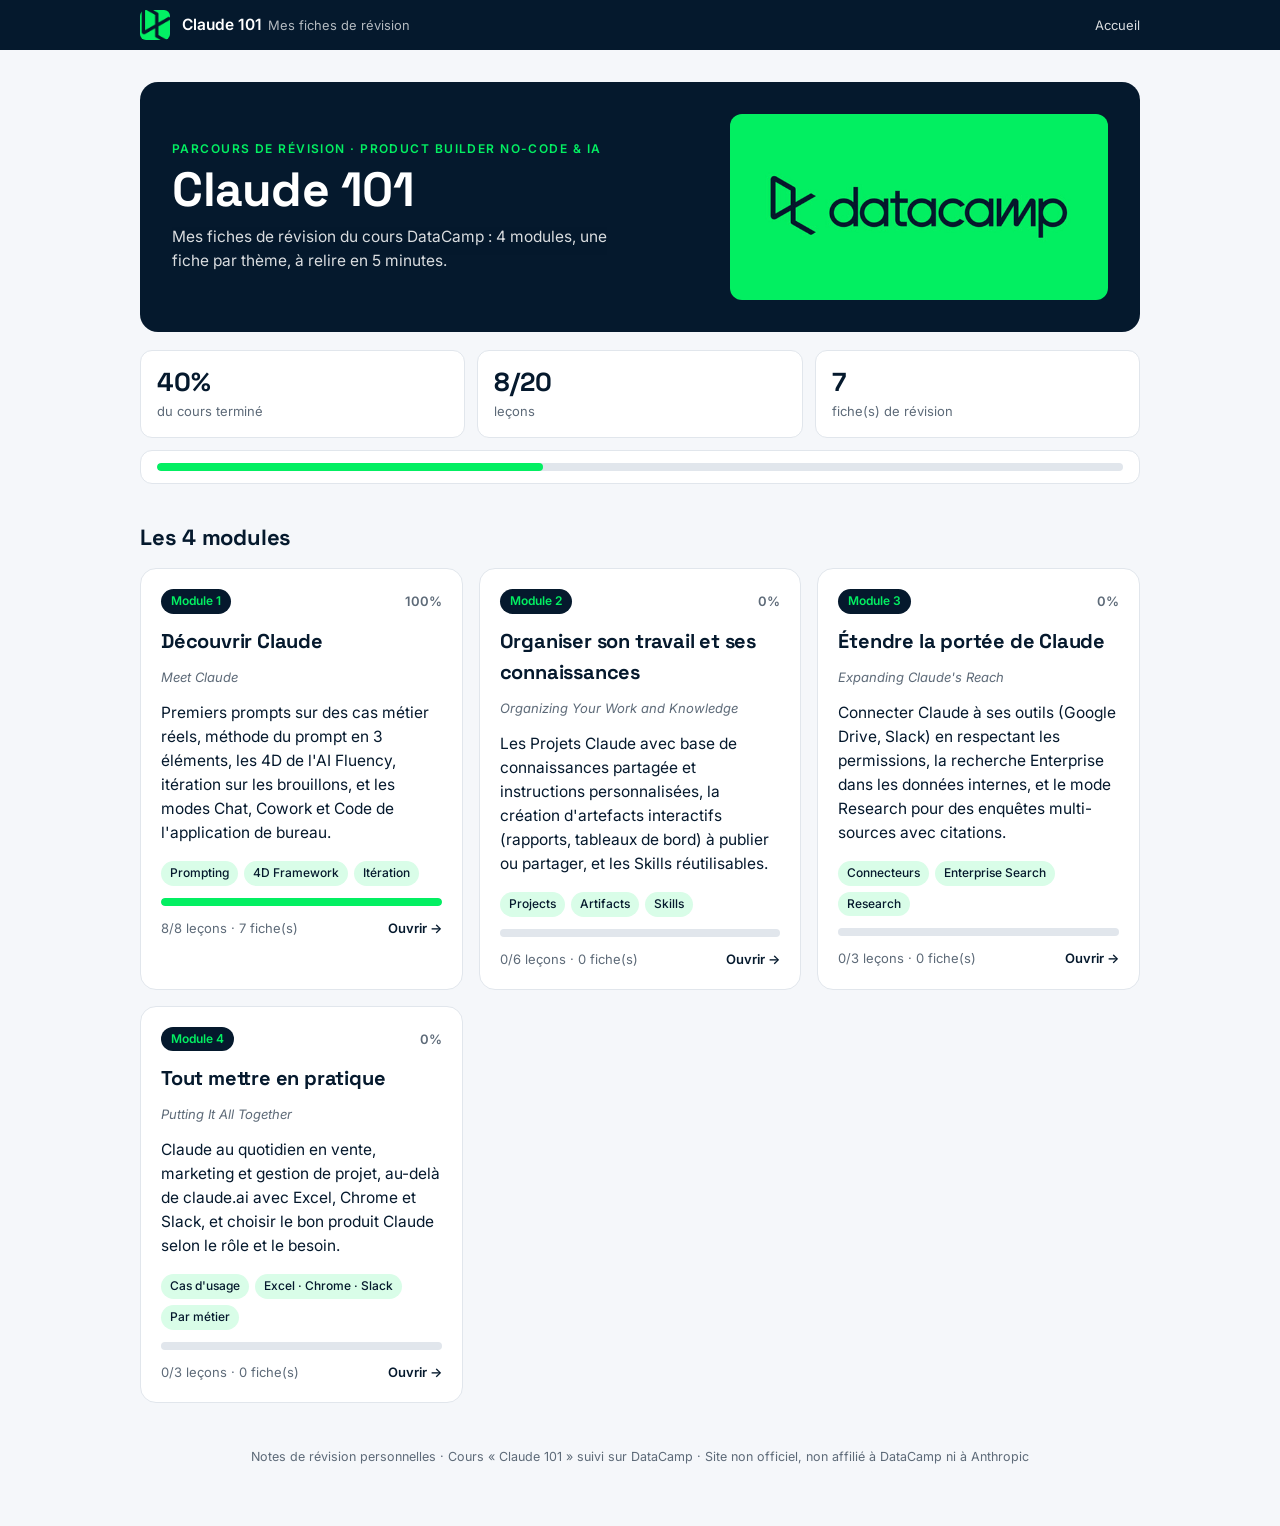
<file: index.html>
<!DOCTYPE html>
<html lang="fr">
<head>
<meta charset="utf-8">
<meta name="viewport" content="width=device-width, initial-scale=1">
<title>Claude 101 — Mes fiches de révision</title>
<link rel="icon" href="assets/img/datacamp-icon.png">
<link rel="preconnect" href="https://fonts.googleapis.com">
<link href="https://fonts.googleapis.com/css2?family=Inter:wght@400;500;600&family=Space+Grotesk:wght@600;700&display=swap" rel="stylesheet">
<link rel="stylesheet" href="assets/css/style.css">
</head>
<body data-page="home">
<div class="topbar"><div class="in">
  <img src="assets/img/datacamp-icon.png" alt="">
  <a class="brand" href="index.html">Claude 101<small>Mes fiches de révision</small></a>
  <span class="crumbs">Accueil</span>
</div></div>
<div class="wrap">
  <section class="hero">
    <div>
      <div class="kicker">Parcours de révision · Product Builder No-Code &amp; IA</div>
      <h1>Claude 101</h1>
      <p>Mes fiches de révision du cours DataCamp : 4 modules, une fiche par thème, à relire en 5 minutes.</p>
    </div>
    <img src="assets/img/datacamp-logo.png" alt="Logo DataCamp">
  </section>
  <div class="global" id="global"></div>
  <h2 class="sec">Les 4 modules</h2>
  <div class="modules" id="modules"></div>
  <footer>Notes de révision personnelles · Cours « Claude 101 » suivi sur DataCamp · Site non officiel, non affilié à DataCamp ni à Anthropic</footer>
</div>
<script src="assets/js/data.js"></script>
<script src="assets/js/app.js"></script>
</body>
</html>
</file>
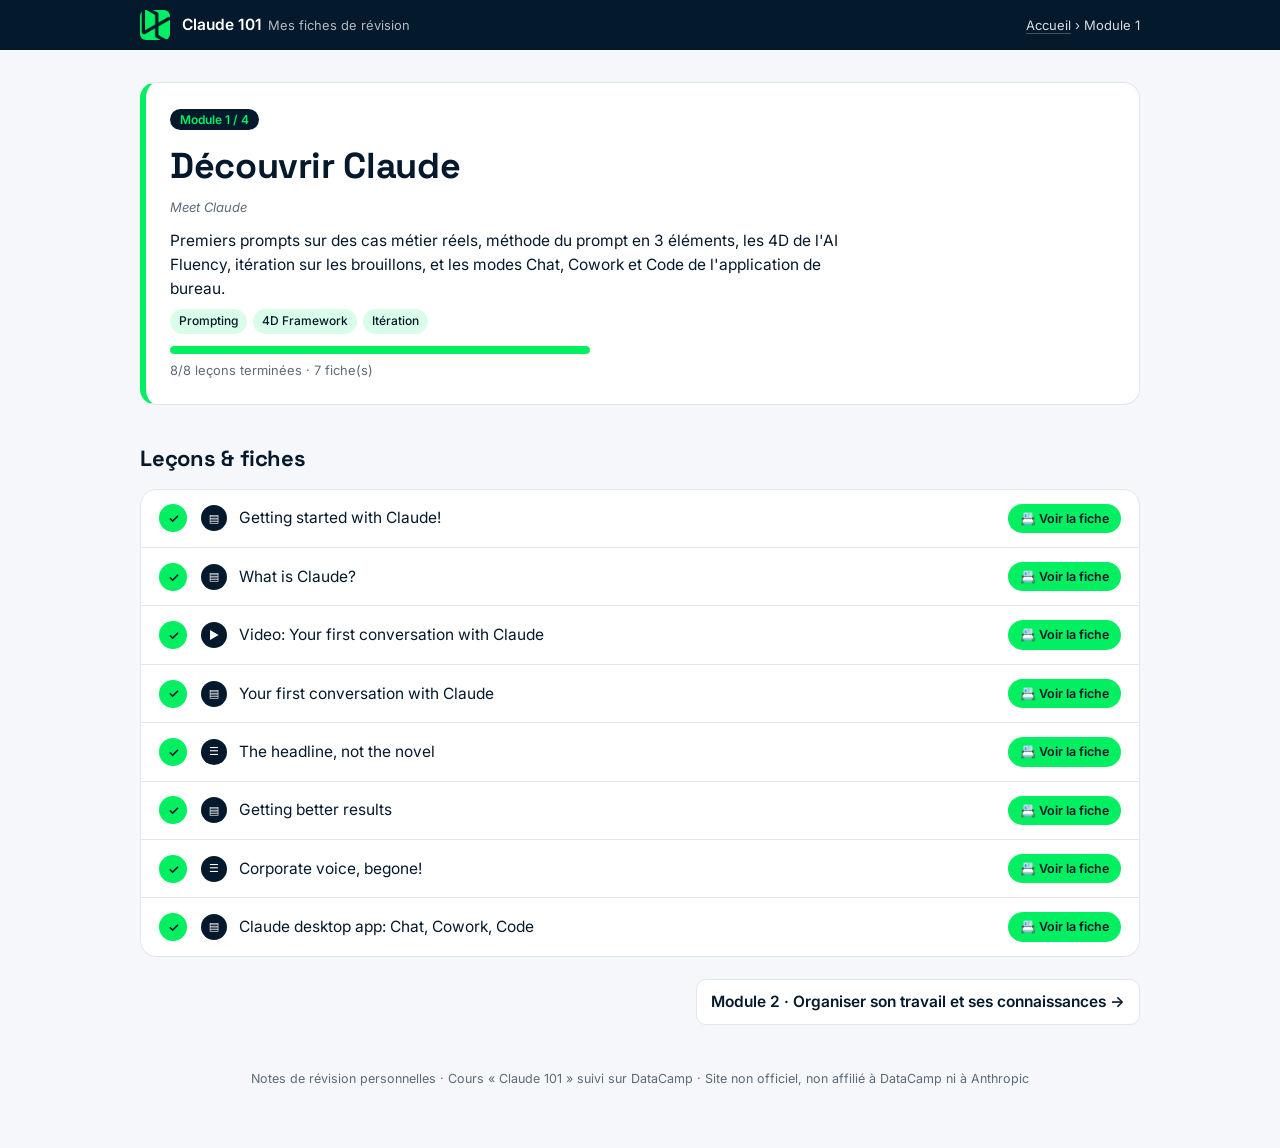
<file: module-1.html>
<!DOCTYPE html>
<html lang="fr">
<head>
<meta charset="utf-8">
<meta name="viewport" content="width=device-width, initial-scale=1">
<title>Module 1 — Claude 101</title>
<link rel="icon" href="assets/img/datacamp-icon.png">
<link rel="preconnect" href="https://fonts.googleapis.com">
<link href="https://fonts.googleapis.com/css2?family=Inter:wght@400;500;600&family=Space+Grotesk:wght@600;700&display=swap" rel="stylesheet">
<link rel="stylesheet" href="assets/css/style.css">
</head>
<body data-page="module" data-module="1">
<div class="topbar"><div class="in">
  <img src="assets/img/datacamp-icon.png" alt="">
  <a class="brand" href="index.html">Claude 101<small>Mes fiches de révision</small></a>
  <span class="crumbs"><a href="index.html">Accueil</a> › <span id="crumb-module"></span></span>
</div></div>
<div class="wrap">
  <section class="mhead">
    <span class="badge" id="m-badge"></span>
    <h1 id="m-title"></h1>
    <p class="en" id="m-en"></p>
    <p id="m-summary"></p>
    <div class="tags" id="m-tags"></div>
    <div id="m-progress"></div>
  </section>
  <h2 class="sec">Leçons &amp; fiches</h2>
  <ul class="lessons" id="lessons"></ul>
  <nav class="pager" id="pager"></nav>
  <footer>Notes de révision personnelles · Cours « Claude 101 » suivi sur DataCamp · Site non officiel, non affilié à DataCamp ni à Anthropic</footer>
</div>
<script src="assets/js/data.js"></script>
<script src="assets/js/app.js"></script>
</body>
</html>
</file>
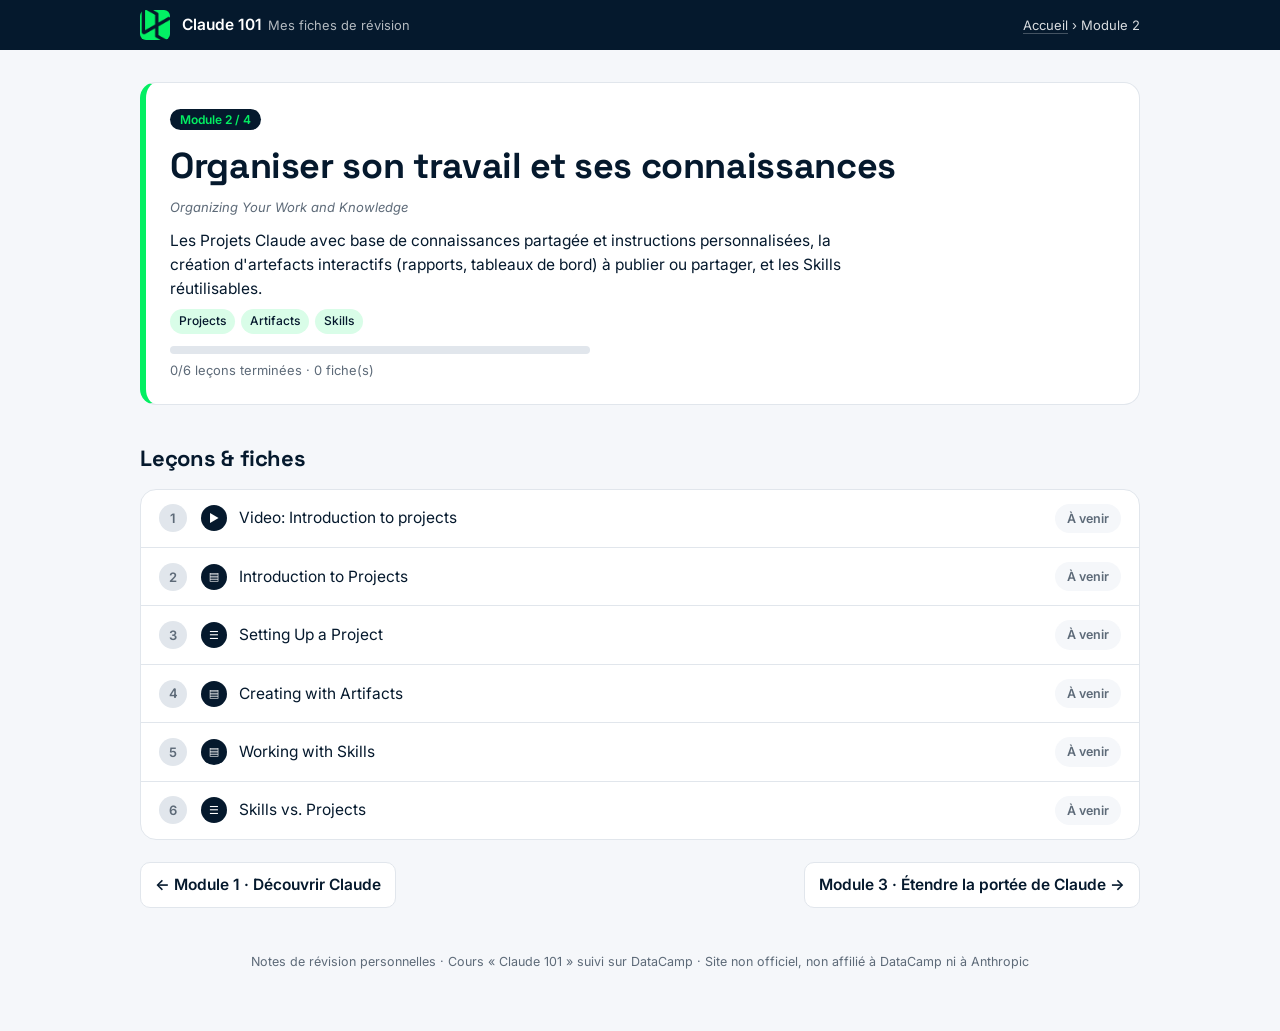
<file: module-2.html>
<!DOCTYPE html>
<html lang="fr">
<head>
<meta charset="utf-8">
<meta name="viewport" content="width=device-width, initial-scale=1">
<title>Module 2 — Claude 101</title>
<link rel="icon" href="assets/img/datacamp-icon.png">
<link rel="preconnect" href="https://fonts.googleapis.com">
<link href="https://fonts.googleapis.com/css2?family=Inter:wght@400;500;600&family=Space+Grotesk:wght@600;700&display=swap" rel="stylesheet">
<link rel="stylesheet" href="assets/css/style.css">
</head>
<body data-page="module" data-module="2">
<div class="topbar"><div class="in">
  <img src="assets/img/datacamp-icon.png" alt="">
  <a class="brand" href="index.html">Claude 101<small>Mes fiches de révision</small></a>
  <span class="crumbs"><a href="index.html">Accueil</a> › <span id="crumb-module"></span></span>
</div></div>
<div class="wrap">
  <section class="mhead">
    <span class="badge" id="m-badge"></span>
    <h1 id="m-title"></h1>
    <p class="en" id="m-en"></p>
    <p id="m-summary"></p>
    <div class="tags" id="m-tags"></div>
    <div id="m-progress"></div>
  </section>
  <h2 class="sec">Leçons &amp; fiches</h2>
  <ul class="lessons" id="lessons"></ul>
  <nav class="pager" id="pager"></nav>
  <footer>Notes de révision personnelles · Cours « Claude 101 » suivi sur DataCamp · Site non officiel, non affilié à DataCamp ni à Anthropic</footer>
</div>
<script src="assets/js/data.js"></script>
<script src="assets/js/app.js"></script>
</body>
</html>
</file>
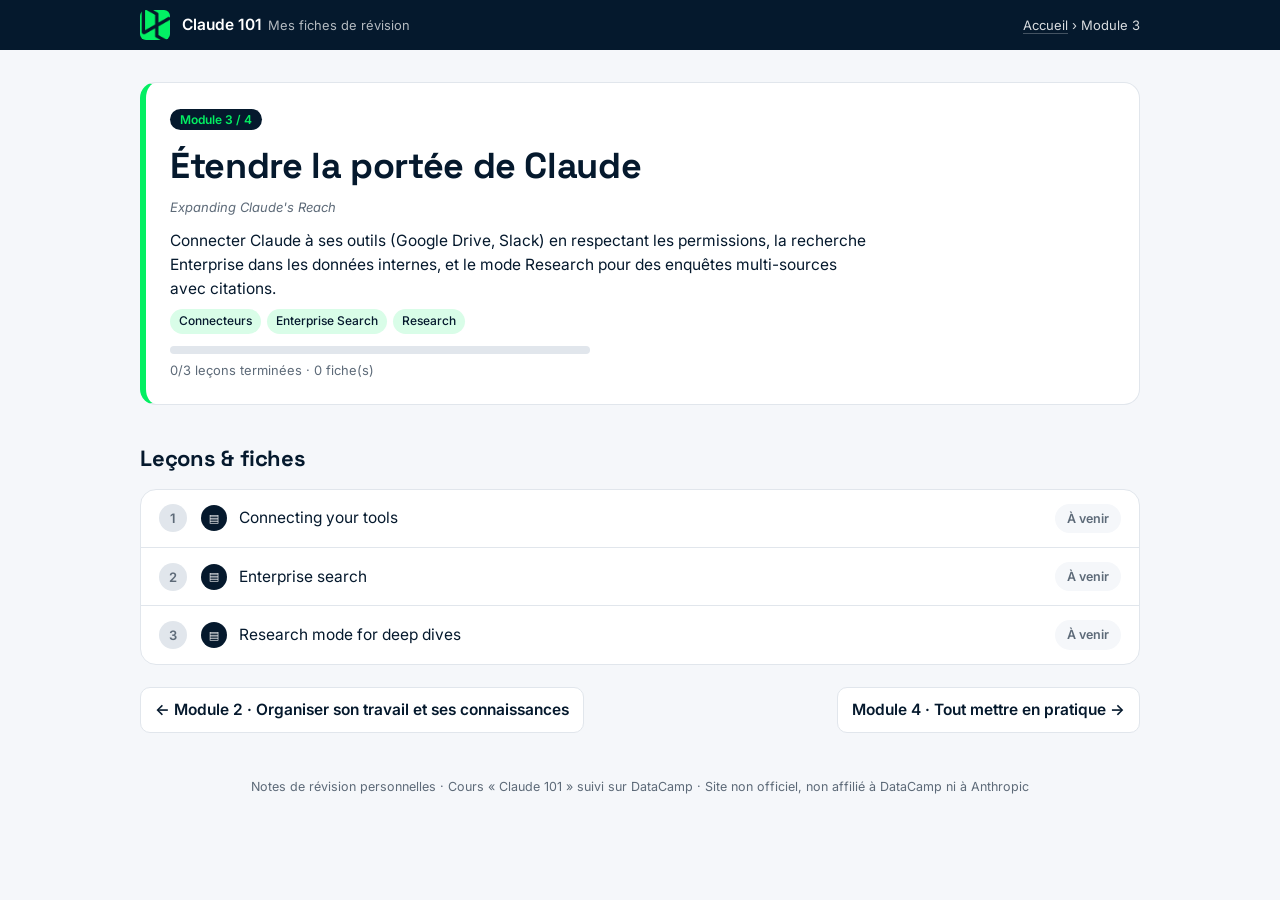
<file: module-3.html>
<!DOCTYPE html>
<html lang="fr">
<head>
<meta charset="utf-8">
<meta name="viewport" content="width=device-width, initial-scale=1">
<title>Module 3 — Claude 101</title>
<link rel="icon" href="assets/img/datacamp-icon.png">
<link rel="preconnect" href="https://fonts.googleapis.com">
<link href="https://fonts.googleapis.com/css2?family=Inter:wght@400;500;600&family=Space+Grotesk:wght@600;700&display=swap" rel="stylesheet">
<link rel="stylesheet" href="assets/css/style.css">
</head>
<body data-page="module" data-module="3">
<div class="topbar"><div class="in">
  <img src="assets/img/datacamp-icon.png" alt="">
  <a class="brand" href="index.html">Claude 101<small>Mes fiches de révision</small></a>
  <span class="crumbs"><a href="index.html">Accueil</a> › <span id="crumb-module"></span></span>
</div></div>
<div class="wrap">
  <section class="mhead">
    <span class="badge" id="m-badge"></span>
    <h1 id="m-title"></h1>
    <p class="en" id="m-en"></p>
    <p id="m-summary"></p>
    <div class="tags" id="m-tags"></div>
    <div id="m-progress"></div>
  </section>
  <h2 class="sec">Leçons &amp; fiches</h2>
  <ul class="lessons" id="lessons"></ul>
  <nav class="pager" id="pager"></nav>
  <footer>Notes de révision personnelles · Cours « Claude 101 » suivi sur DataCamp · Site non officiel, non affilié à DataCamp ni à Anthropic</footer>
</div>
<script src="assets/js/data.js"></script>
<script src="assets/js/app.js"></script>
</body>
</html>
</file>
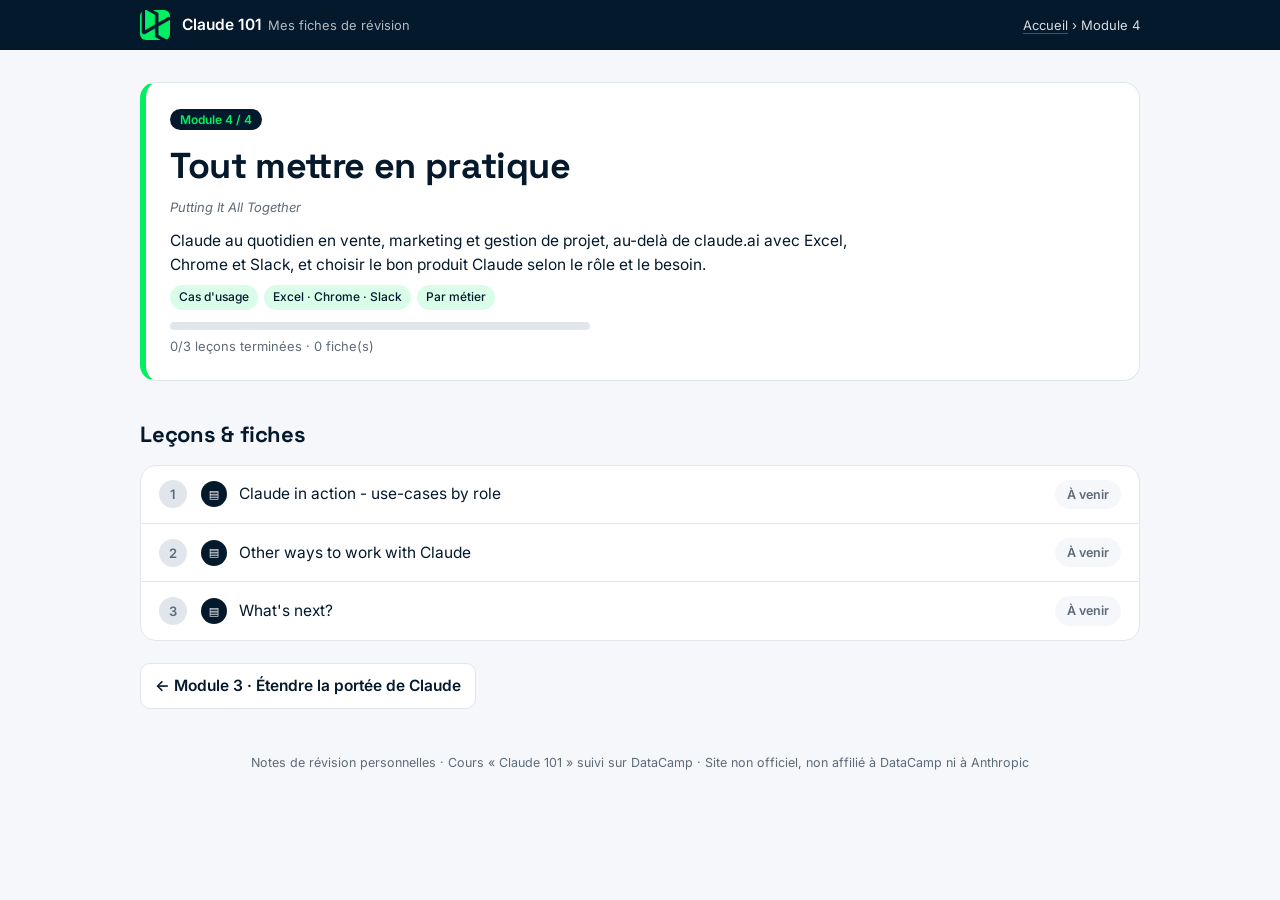
<file: module-4.html>
<!DOCTYPE html>
<html lang="fr">
<head>
<meta charset="utf-8">
<meta name="viewport" content="width=device-width, initial-scale=1">
<title>Module 4 — Claude 101</title>
<link rel="icon" href="assets/img/datacamp-icon.png">
<link rel="preconnect" href="https://fonts.googleapis.com">
<link href="https://fonts.googleapis.com/css2?family=Inter:wght@400;500;600&family=Space+Grotesk:wght@600;700&display=swap" rel="stylesheet">
<link rel="stylesheet" href="assets/css/style.css">
</head>
<body data-page="module" data-module="4">
<div class="topbar"><div class="in">
  <img src="assets/img/datacamp-icon.png" alt="">
  <a class="brand" href="index.html">Claude 101<small>Mes fiches de révision</small></a>
  <span class="crumbs"><a href="index.html">Accueil</a> › <span id="crumb-module"></span></span>
</div></div>
<div class="wrap">
  <section class="mhead">
    <span class="badge" id="m-badge"></span>
    <h1 id="m-title"></h1>
    <p class="en" id="m-en"></p>
    <p id="m-summary"></p>
    <div class="tags" id="m-tags"></div>
    <div id="m-progress"></div>
  </section>
  <h2 class="sec">Leçons &amp; fiches</h2>
  <ul class="lessons" id="lessons"></ul>
  <nav class="pager" id="pager"></nav>
  <footer>Notes de révision personnelles · Cours « Claude 101 » suivi sur DataCamp · Site non officiel, non affilié à DataCamp ni à Anthropic</footer>
</div>
<script src="assets/js/data.js"></script>
<script src="assets/js/app.js"></script>
</body>
</html>
</file>
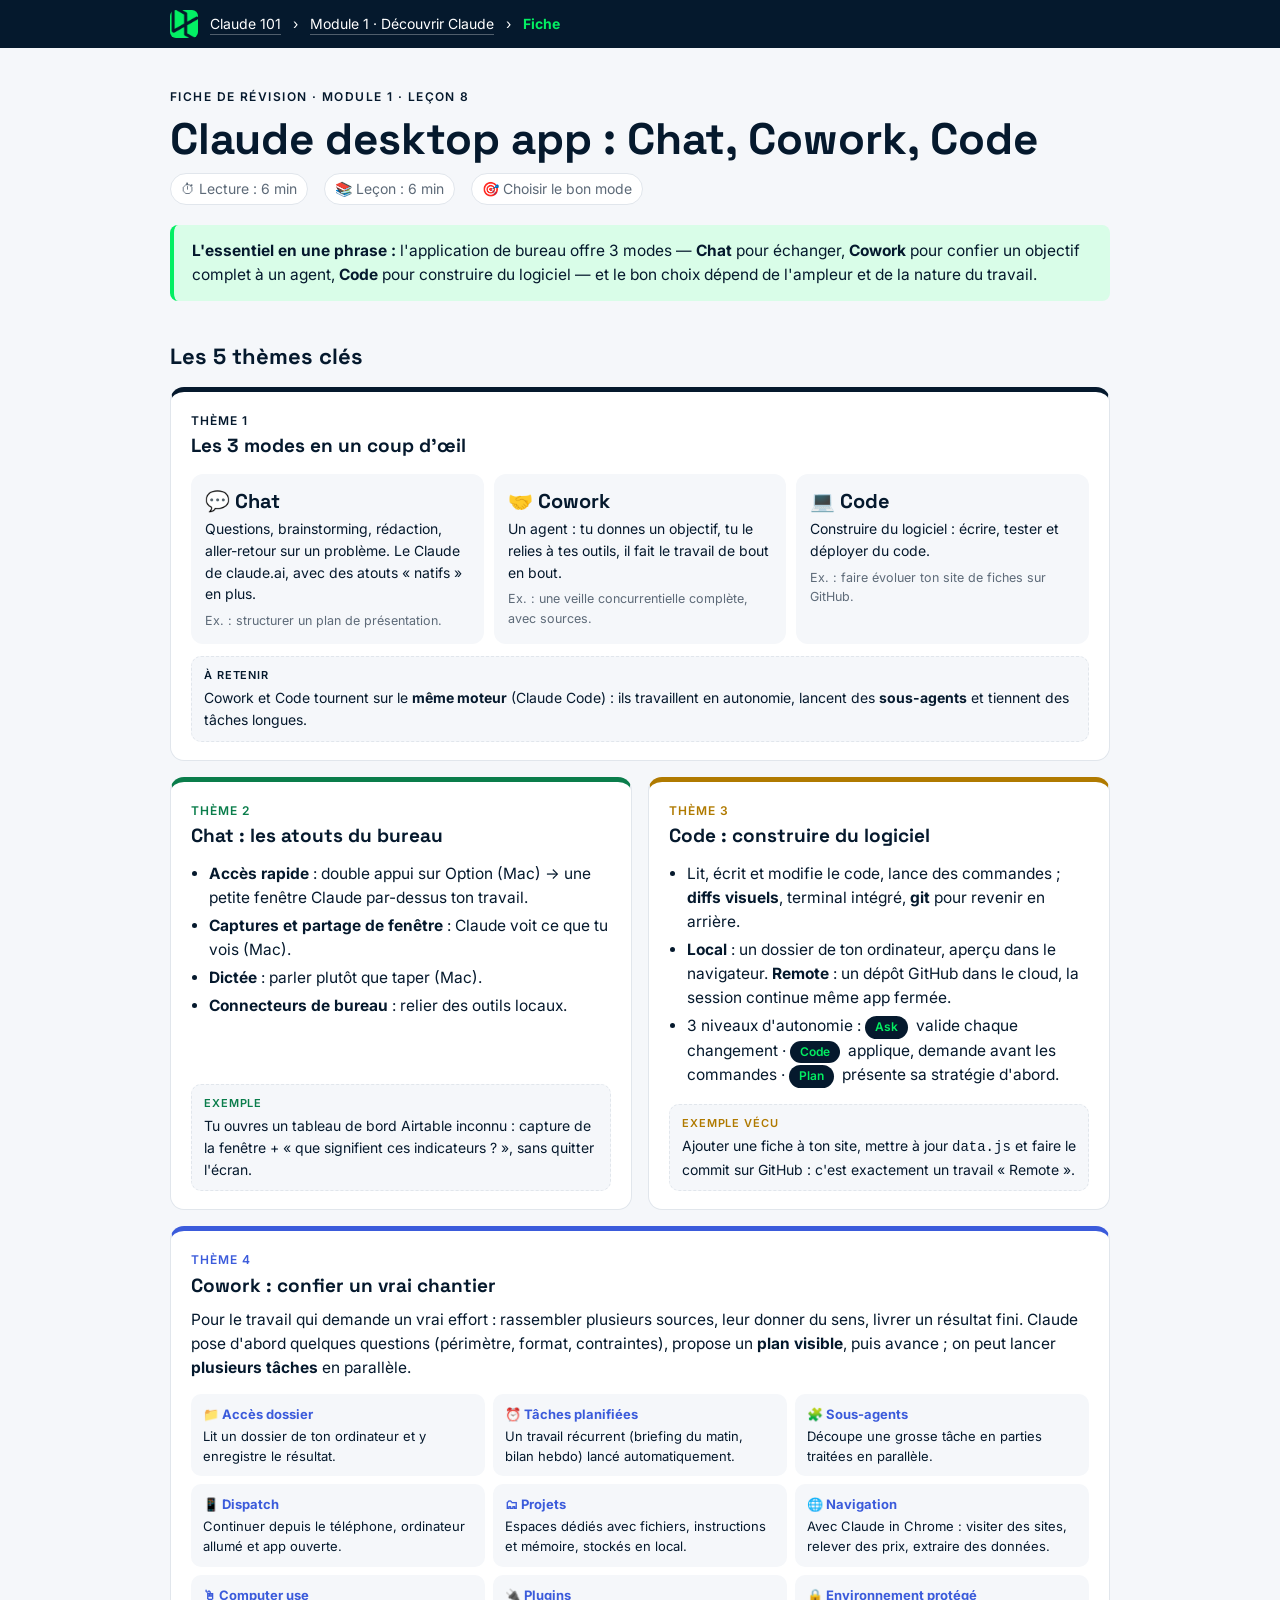
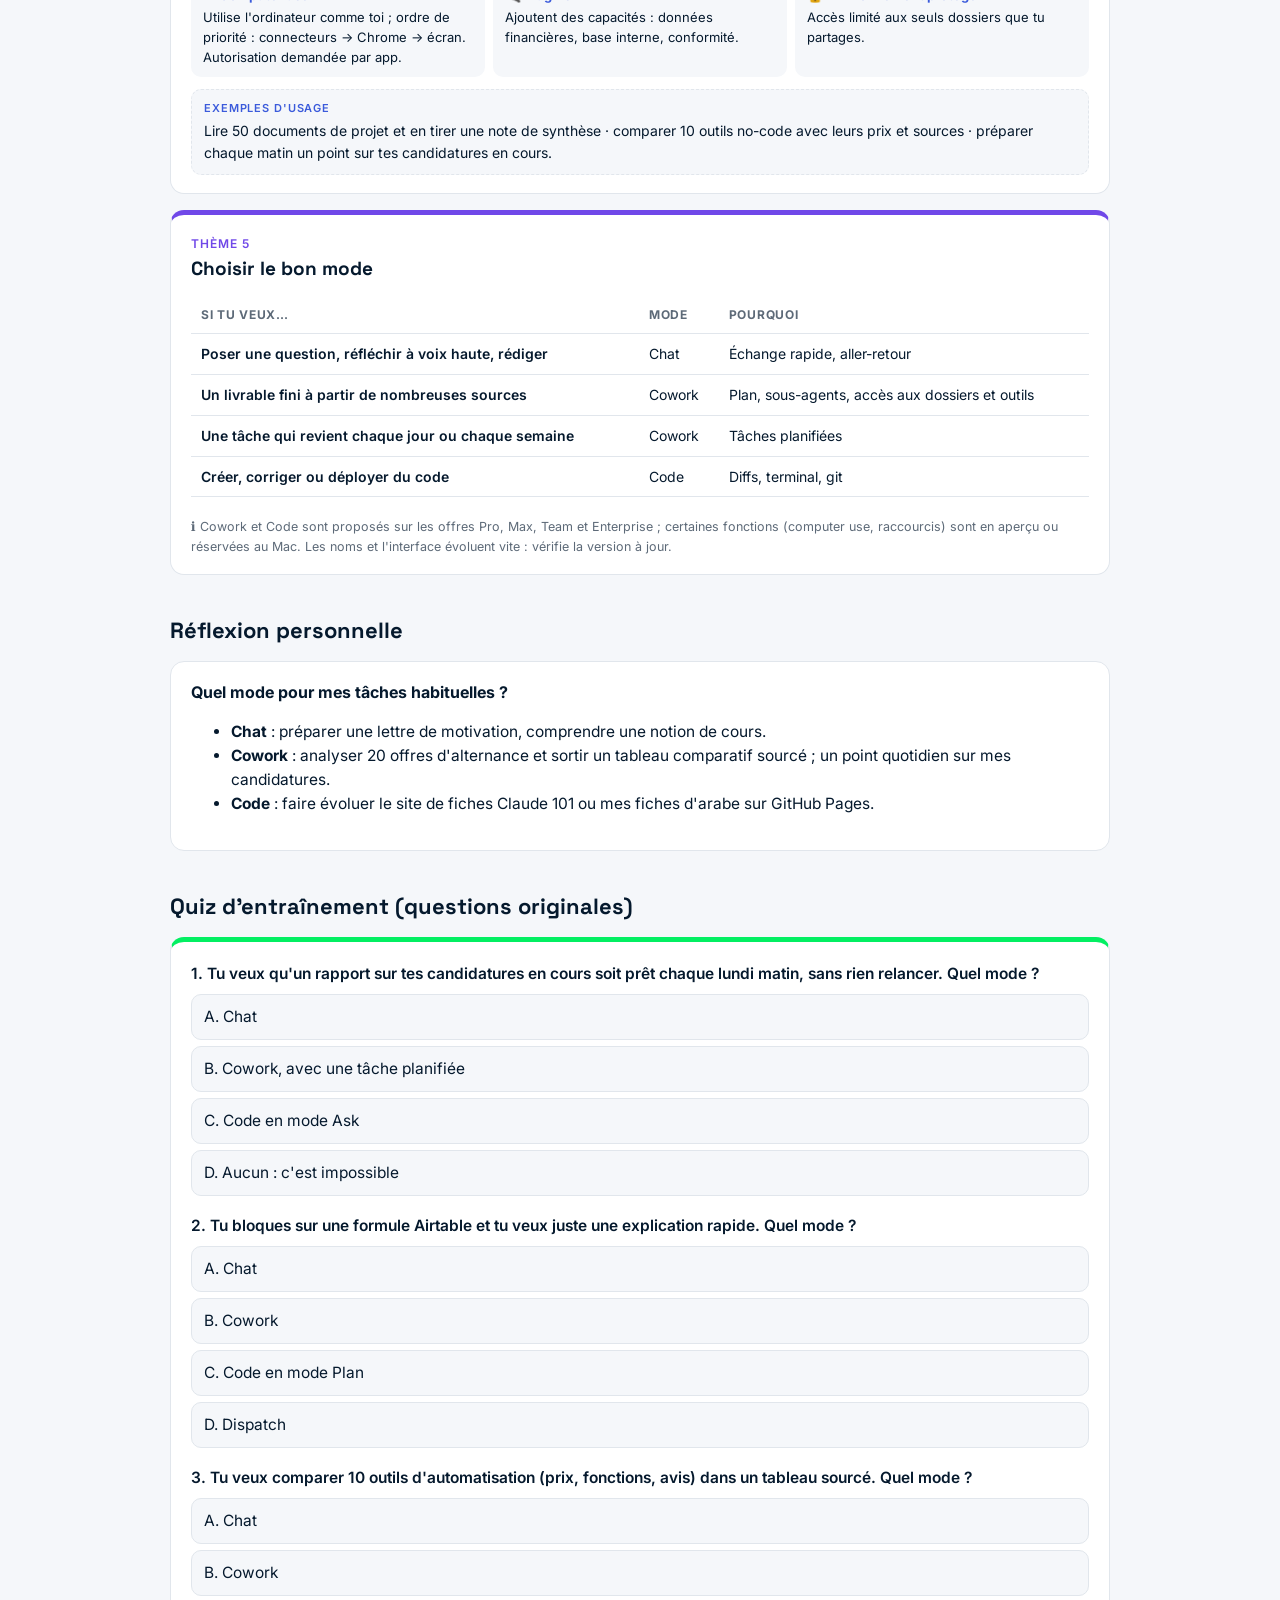
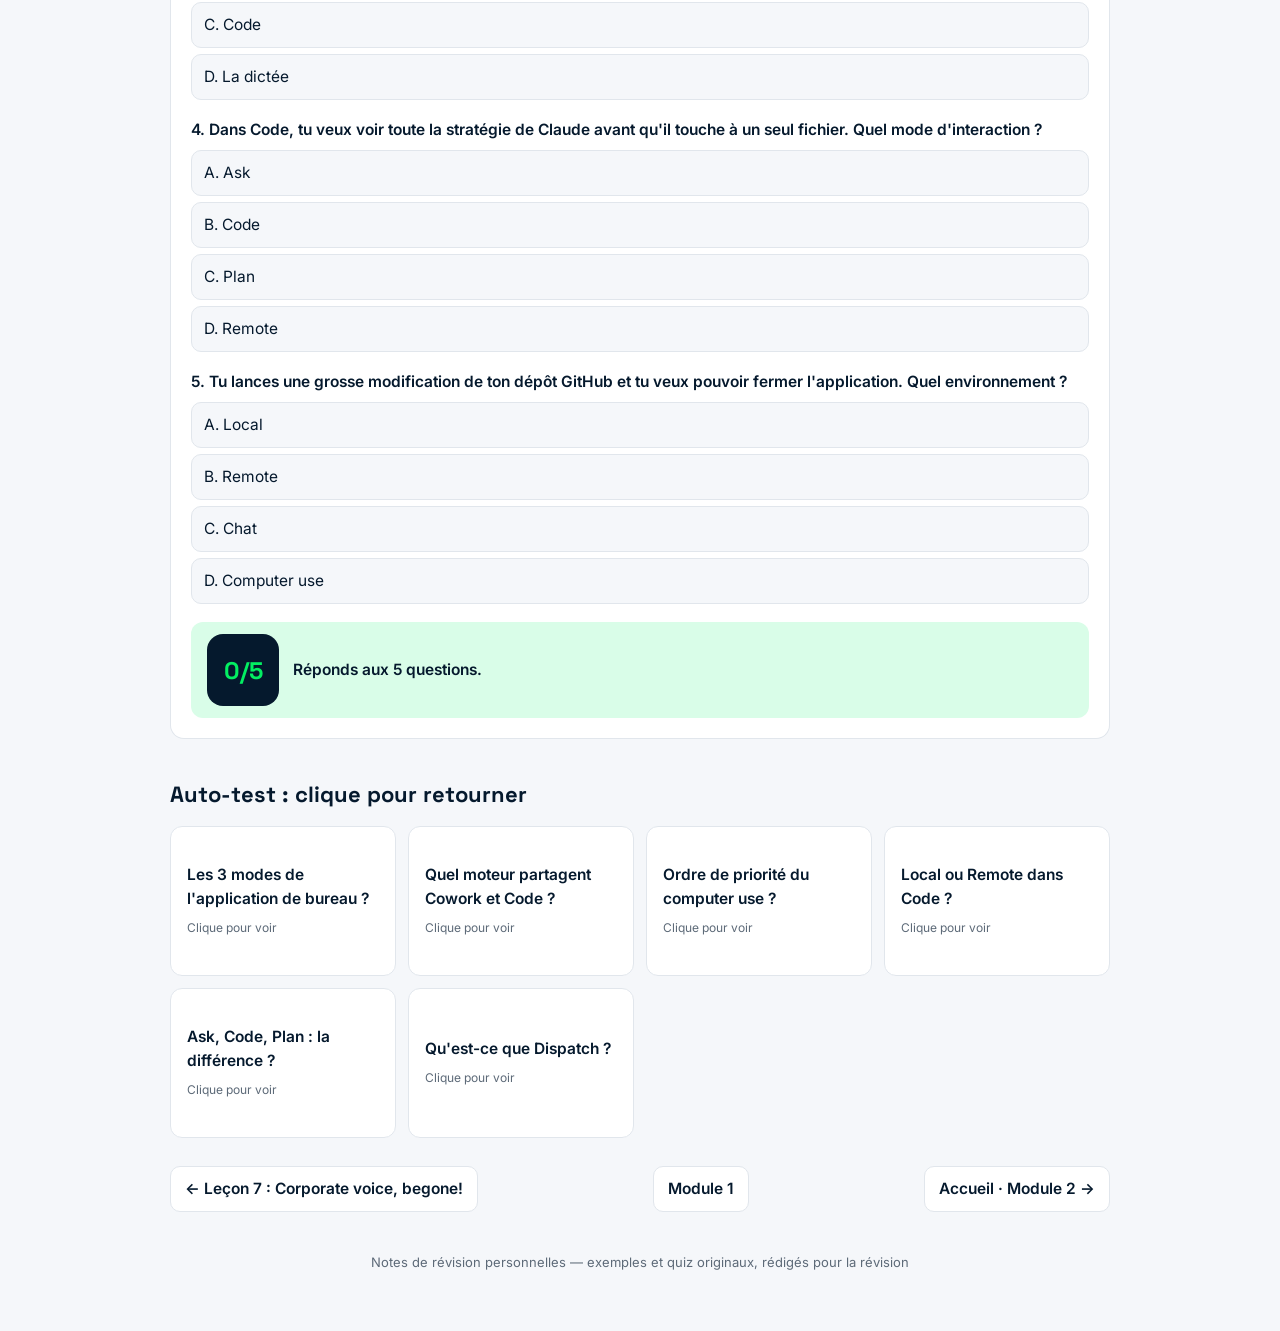
<file: fiches/module-1/claude-desktop-app.html>
<!DOCTYPE html>
<html lang="fr">
<head>
<meta charset="utf-8">
<meta name="viewport" content="width=device-width, initial-scale=1">
<title>Claude desktop app : Chat, Cowork, Code — Claude 101</title>
<link rel="icon" href="../../assets/img/datacamp-icon.png">
<link rel="preconnect" href="https://fonts.googleapis.com">
<link href="https://fonts.googleapis.com/css2?family=Inter:wght@400;500;600&family=Space+Grotesk:wght@600;700&display=swap" rel="stylesheet">
<style>
  :root{
    --bg:#f5f7fa; --card:#ffffff; --ink:#05192d; --muted:#5d6a78; --line:#e1e6ec;
    --accent:#05192d; --accent-soft:#d9fde8; --green:#03ef62;
    --c1:#05192d; --c2:#0a7d4b; --c3:#3b5bdb; --c4:#b07a00; --c5:#7048e8;
  }
  @media (prefers-color-scheme: dark){
    :root{ --bg:#0b1724; --card:#13253a; --ink:#eef3f8; --muted:#9fb0c2; --line:#22384f; --accent:#03ef62; --accent-soft:#123a2a; --c1:#03ef62; }
  }
  *{box-sizing:border-box}
  body{margin:0;background:var(--bg);color:var(--ink);font:15.5px/1.55 Inter,system-ui,sans-serif}
  .wrap{max-width:980px;margin:0 auto;padding:40px 20px 60px}
  header{margin-bottom:28px}
  .kicker{font-size:12px;letter-spacing:.12em;text-transform:uppercase;color:var(--accent);font-weight:600}
  h1{font-family:"Space Grotesk",Inter,sans-serif;font-size:clamp(30px,5vw,44px);line-height:1.1;margin:8px 0 10px}
  .meta{color:var(--muted);font-size:14px;display:flex;gap:16px;flex-wrap:wrap}
  .meta span{background:var(--card);border:1px solid var(--line);padding:4px 10px;border-radius:99px}
  .tldr{margin-top:20px;background:var(--accent-soft);border-left:4px solid var(--green);padding:14px 18px;border-radius:8px}
  .tldr b{color:var(--accent)}
  h2{font-family:"Space Grotesk",Inter,sans-serif;font-size:22px;margin:38px 0 14px}
  .grid{display:grid;grid-template-columns:repeat(2,1fr);gap:16px}
  @media (max-width:680px){.grid{grid-template-columns:1fr}}
  .card{background:var(--card);border:1px solid var(--line);border-radius:14px;padding:20px 20px 18px;border-top:5px solid var(--c,var(--accent));display:flex;flex-direction:column}
  .card .num{font-size:12px;font-weight:600;color:var(--c);letter-spacing:.08em;text-transform:uppercase}
  .card h3{font-family:"Space Grotesk",Inter,sans-serif;font-size:19px;margin:4px 0 10px;line-height:1.25}
  .card ul{margin:0 0 12px;padding-left:18px}
  .card li{margin:4px 0}
  .ex{margin-top:auto;background:var(--bg);border:1px dashed var(--line);border-radius:10px;padding:10px 12px;font-size:14px}
  .ex .lbl{display:block;font-size:11px;font-weight:600;text-transform:uppercase;letter-spacing:.08em;color:var(--c);margin-bottom:3px}
  .wide{grid-column:1/-1}
  .trio{display:grid;grid-template-columns:repeat(auto-fit,minmax(200px,1fr));gap:10px;margin:6px 0 12px}
  .trio div{background:var(--bg);border-radius:10px;padding:10px 12px;font-size:14px}
  .trio b{display:block;color:var(--c);margin-bottom:2px}
  mark{background:var(--accent-soft);color:inherit;padding:0 3px;border-radius:3px}
  .flash{display:grid;grid-template-columns:repeat(auto-fit,minmax(220px,1fr));gap:12px}
  .fc{perspective:900px;height:150px;cursor:pointer;border:0;background:none;padding:0;font:inherit;color:inherit;text-align:left}
  .fc-in{position:relative;width:100%;height:100%;transition:transform .45s;transform-style:preserve-3d}
  .fc.on .fc-in{transform:rotateY(180deg)}
  .face{position:absolute;inset:0;backface-visibility:hidden;border-radius:12px;padding:16px;display:flex;flex-direction:column;justify-content:center;border:1px solid var(--line)}
  .front{background:var(--card);font-weight:600}
  .front small{font-weight:400;color:var(--muted);margin-top:8px;font-size:12px}
  .back{background:#05192d;color:#fff;border-color:var(--green);transform:rotateY(180deg);font-size:14px}
  .tip{background:var(--card);border:1px solid var(--line);border-radius:14px;padding:18px 20px}
  .tip h3{margin:0 0 8px;font-size:16px}
  .tip ol{margin:0;padding-left:20px}
  .topbar{background:#05192d;color:#fff}
  .topbar .in{max-width:980px;margin:0 auto;padding:10px 20px;display:flex;align-items:center;gap:12px;font-size:14px}
  .topbar img{width:28px;height:28px;border-radius:6px}
  .topbar a{color:#fff;text-decoration:none;border-bottom:1px solid rgba(255,255,255,.3)}
  .topbar b{color:#03ef62}
  .backnav{display:flex;justify-content:space-between;gap:12px;flex-wrap:wrap;margin-top:28px}
  .backnav a{text-decoration:none;font-weight:600;color:var(--ink);background:var(--card);border:1px solid var(--line);padding:10px 14px;border-radius:10px}
  footer{margin-top:40px;color:var(--muted);font-size:13px;text-align:center}

  /* Impression / export PDF : pas de carte coupée entre deux pages */
  @page{size:A4;margin:12mm}
  @media print{
    .topbar,.backnav{display:none}
    :root{--bg:#fff;--card:#fff;--ink:#05192d;--muted:#555;--line:#ccc;--accent:#05192d;--accent-soft:#d9fde8}
    body{font-size:12.5px;-webkit-print-color-adjust:exact;print-color-adjust:exact}
    .wrap{max-width:none;padding:0}
    h2{break-after:avoid;page-break-after:avoid;margin-top:22px}
    .grid,.flash{display:block}
    .card,.tip,.tldr,.ex,.trio div{break-inside:avoid;page-break-inside:avoid}
    .card{margin-bottom:12px}
    .trio{display:grid;grid-template-columns:1fr 1fr 1fr}
    /* Flashcards : question + réponse visibles à plat */
    .fc{display:block;height:auto;width:100%;margin-bottom:8px;break-inside:avoid;page-break-inside:avoid;perspective:none}
    .fc-in{transform:none!important;height:auto}
    .face{position:static;backface-visibility:visible;transform:none!important}
    .front{border-radius:10px 10px 0 0;border-bottom:0}
    .front small{display:none}
    .back{border-radius:0 0 10px 10px;background:var(--accent-soft);color:var(--ink)}
    .back::before{content:"Réponse : ";font-weight:600;color:var(--accent)}
  }


  .five{display:grid;grid-template-columns:repeat(auto-fit,minmax(170px,1fr));gap:10px;margin:6px 0 12px}
  .five div{background:var(--bg);border-radius:10px;padding:12px;font-size:13.5px}
  .five b{display:block;margin-bottom:4px;color:var(--c)}
  .five i{display:block;margin-top:6px;color:var(--muted);font-style:normal;font-size:12.5px}
  .hhh{display:grid;grid-template-columns:repeat(3,1fr);gap:8px;margin:6px 0 12px}
  .hhh div{background:var(--bg);border-radius:10px;padding:10px;text-align:center;font-size:13px}
  .hhh b{display:block;font:700 22px "Space Grotesk",sans-serif;color:var(--c)}
  .vs{display:grid;grid-template-columns:1fr 1fr;gap:10px;margin:6px 0 12px;font-size:14px}
  .vs div{border-radius:10px;padding:10px 12px;background:var(--bg)}
  .vs h4{margin:0 0 4px;font-size:13px;text-transform:uppercase;letter-spacing:.06em}
  .vs ul{margin:0;padding-left:16px}
  table.acc{width:100%;border-collapse:collapse;font-size:14px;margin:6px 0 12px}
  .acc th,.acc td{text-align:left;padding:9px 10px;border-bottom:1px solid var(--line);vertical-align:top}
  .acc th{font-size:12px;text-transform:uppercase;letter-spacing:.06em;color:var(--muted)}
  .acc td:first-child{font-weight:600;white-space:nowrap}
  .note{font-size:12.5px;color:var(--muted);margin:8px 0 0}
  /* QCM */
  .quiz{background:var(--card);border:1px solid var(--line);border-radius:14px;padding:20px;border-top:5px solid var(--green)}
  .q{margin:0 0 18px}
  .q p{font-weight:600;margin:0 0 8px}
  .q button.opt{display:block;width:100%;text-align:left;font:inherit;color:var(--ink);background:var(--bg);border:1px solid var(--line);border-radius:10px;padding:10px 12px;margin:6px 0;cursor:pointer}
  .q button.opt:hover{border-color:#03ef62}
  .q button.ok{background:#d9fde8;border-color:#03ef62}
  .q button.ko{background:#ffe3e3;border-color:#e03131}
  .q .why{display:none;font-size:13.5px;margin-top:6px;padding:8px 12px;border-left:3px solid #03ef62;background:var(--bg);border-radius:6px}
  .q.done .why{display:block}
  .qscore{display:flex;align-items:center;gap:14px;background:var(--accent-soft);border-radius:12px;padding:12px 16px;font-weight:600}
  .qscore .big{width:72px;height:72px;border-radius:16px;background:#05192d;color:#03ef62;display:grid;place-items:center;font:700 24px "Space Grotesk",sans-serif}
  .reflect{background:var(--card);border:1px solid var(--line);border-radius:14px;padding:18px 20px}
  .reflect h3{margin:0 0 8px;font-size:16px}
  @media (max-width:680px){.vs,.hhh{grid-template-columns:1fr}}
  @media print{.q .why{display:block}}

  .modes{display:grid;grid-template-columns:repeat(3,minmax(0,1fr));gap:10px;margin:6px 0 12px}
  .modes div{background:var(--bg);border-radius:12px;padding:14px;font-size:14px}
  .modes b{display:block;font:700 20px "Space Grotesk",sans-serif;margin-bottom:4px;color:var(--c)}
  .modes i{display:block;margin-top:6px;color:var(--muted);font-style:normal;font-size:12.5px}
  .feat{display:grid;grid-template-columns:repeat(3,minmax(0,1fr));gap:8px;margin:6px 0 12px}
  .feat div{background:var(--bg);border-radius:10px;padding:10px 12px;font-size:13px}
  .feat b{display:block;margin-bottom:2px;color:var(--c)}
  .pill3{display:inline-block;background:#05192d;color:#03ef62;border-radius:99px;padding:2px 10px;font-size:12px;font-weight:600;margin-right:4px}
  @media (max-width:760px){.modes,.feat{grid-template-columns:1fr}}
</style>
</head>
<body>
<div class="topbar"><div class="in">
  <img src="../../assets/img/datacamp-icon.png" alt="">
  <a href="../../index.html">Claude 101</a> › <a href="../../module-1.html">Module 1 · Découvrir Claude</a> › <b>Fiche</b>
</div></div>
<div class="wrap">
  <header>
    <div class="kicker">Fiche de révision · Module 1 · Leçon 8</div>
    <h1>Claude desktop app : Chat, Cowork, Code</h1>
    <div class="meta"><span>⏱ Lecture : 6 min</span><span>📚 Leçon : 6 min</span><span>🎯 Choisir le bon mode</span></div>
    <div class="tldr"><b>L'essentiel en une phrase :</b> l'application de bureau offre 3 modes — <b>Chat</b> pour échanger, <b>Cowork</b> pour confier un objectif complet à un agent, <b>Code</b> pour construire du logiciel — et le bon choix dépend de l'ampleur et de la nature du travail.</div>
  </header>

  <h2>Les 5 thèmes clés</h2>
  <div class="grid">

    <article class="card wide" style="--c:var(--c1)">
      <span class="num">Thème 1</span>
      <h3>Les 3 modes en un coup d'œil</h3>
      <div class="modes">
        <div><b>💬 Chat</b>Questions, brainstorming, rédaction, aller-retour sur un problème. Le Claude de claude.ai, avec des atouts « natifs » en plus.<i>Ex. : structurer un plan de présentation.</i></div>
        <div><b>🤝 Cowork</b>Un agent : tu donnes un objectif, tu le relies à tes outils, il fait le travail de bout en bout.<i>Ex. : une veille concurrentielle complète, avec sources.</i></div>
        <div><b>💻 Code</b>Construire du logiciel : écrire, tester et déployer du code.<i>Ex. : faire évoluer ton site de fiches sur GitHub.</i></div>
      </div>
      <div class="ex"><span class="lbl">À retenir</span>Cowork et Code tournent sur le <b>même moteur</b> (Claude Code) : ils travaillent en autonomie, lancent des <b>sous-agents</b> et tiennent des tâches longues.</div>
    </article>

    <article class="card" style="--c:var(--c2)">
      <span class="num">Thème 2</span>
      <h3>Chat : les atouts du bureau</h3>
      <ul>
        <li><b>Accès rapide</b> : double appui sur Option (Mac) → une petite fenêtre Claude par-dessus ton travail.</li>
        <li><b>Captures et partage de fenêtre</b> : Claude voit ce que tu vois (Mac).</li>
        <li><b>Dictée</b> : parler plutôt que taper (Mac).</li>
        <li><b>Connecteurs de bureau</b> : relier des outils locaux.</li>
      </ul>
      <div class="ex"><span class="lbl">Exemple</span>Tu ouvres un tableau de bord Airtable inconnu : capture de la fenêtre + « que signifient ces indicateurs ? », sans quitter l'écran.</div>
    </article>

    <article class="card" style="--c:var(--c4)">
      <span class="num">Thème 3</span>
      <h3>Code : construire du logiciel</h3>
      <ul>
        <li>Lit, écrit et modifie le code, lance des commandes ; <b>diffs visuels</b>, terminal intégré, <b>git</b> pour revenir en arrière.</li>
        <li><b>Local</b> : un dossier de ton ordinateur, aperçu dans le navigateur. <b>Remote</b> : un dépôt GitHub dans le cloud, la session continue même app fermée.</li>
        <li>3 niveaux d'autonomie : <span class="pill3">Ask</span> valide chaque changement · <span class="pill3">Code</span> applique, demande avant les commandes · <span class="pill3">Plan</span> présente sa stratégie d'abord.</li>
      </ul>
      <div class="ex"><span class="lbl">Exemple vécu</span>Ajouter une fiche à ton site, mettre à jour <code>data.js</code> et faire le commit sur GitHub : c'est exactement un travail « Remote ».</div>
    </article>

    <article class="card wide" style="--c:var(--c3)">
      <span class="num">Thème 4</span>
      <h3>Cowork : confier un vrai chantier</h3>
      <p style="margin:0 0 8px">Pour le travail qui demande un vrai effort : rassembler plusieurs sources, leur donner du sens, livrer un résultat fini. Claude pose d'abord quelques questions (périmètre, format, contraintes), propose un <b>plan visible</b>, puis avance ; on peut lancer <b>plusieurs tâches</b> en parallèle.</p>
      <div class="feat">
        <div><b>📁 Accès dossier</b>Lit un dossier de ton ordinateur et y enregistre le résultat.</div>
        <div><b>⏰ Tâches planifiées</b>Un travail récurrent (briefing du matin, bilan hebdo) lancé automatiquement.</div>
        <div><b>🧩 Sous-agents</b>Découpe une grosse tâche en parties traitées en parallèle.</div>
        <div><b>📱 Dispatch</b>Continuer depuis le téléphone, ordinateur allumé et app ouverte.</div>
        <div><b>🗂 Projets</b>Espaces dédiés avec fichiers, instructions et mémoire, stockés en local.</div>
        <div><b>🌐 Navigation</b>Avec Claude in Chrome : visiter des sites, relever des prix, extraire des données.</div>
        <div><b>🖱 Computer use</b>Utilise l'ordinateur comme toi ; ordre de priorité : connecteurs → Chrome → écran. Autorisation demandée par app.</div>
        <div><b>🔌 Plugins</b>Ajoutent des capacités : données financières, base interne, conformité.</div>
        <div><b>🔒 Environnement protégé</b>Accès limité aux seuls dossiers que tu partages.</div>
      </div>
      <div class="ex"><span class="lbl">Exemples d'usage</span>Lire 50 documents de projet et en tirer une note de synthèse · comparer 10 outils no-code avec leurs prix et sources · préparer chaque matin un point sur tes candidatures en cours.</div>
    </article>

    <article class="card wide" style="--c:var(--c5)">
      <span class="num">Thème 5</span>
      <h3>Choisir le bon mode</h3>
      <table class="acc">
        <tr><th>Si tu veux…</th><th>Mode</th><th>Pourquoi</th></tr>
        <tr><td>Poser une question, réfléchir à voix haute, rédiger</td><td>Chat</td><td>Échange rapide, aller-retour</td></tr>
        <tr><td>Un livrable fini à partir de nombreuses sources</td><td>Cowork</td><td>Plan, sous-agents, accès aux dossiers et outils</td></tr>
        <tr><td>Une tâche qui revient chaque jour ou chaque semaine</td><td>Cowork</td><td>Tâches planifiées</td></tr>
        <tr><td>Créer, corriger ou déployer du code</td><td>Code</td><td>Diffs, terminal, git</td></tr>
      </table>
      <p class="note">ℹ️ Cowork et Code sont proposés sur les offres Pro, Max, Team et Enterprise ; certaines fonctions (computer use, raccourcis) sont en aperçu ou réservées au Mac. Les noms et l'interface évoluent vite : vérifie la version à jour.</p>
    </article>
  </div>

  <h2>Réflexion personnelle</h2>
  <div class="reflect">
    <h3>Quel mode pour mes tâches habituelles ?</h3>
    <ul>
      <li><b>Chat</b> : préparer une lettre de motivation, comprendre une notion de cours.</li>
      <li><b>Cowork</b> : analyser 20 offres d'alternance et sortir un tableau comparatif sourcé ; un point quotidien sur mes candidatures.</li>
      <li><b>Code</b> : faire évoluer le site de fiches Claude 101 ou mes fiches d'arabe sur GitHub Pages.</li>
    </ul>
  </div>

  <h2>Quiz d'entraînement (questions originales)</h2>
  <section class="quiz" id="quiz"></section>

  <h2>Auto-test : clique pour retourner</h2>
  <div class="flash">
    <button class="fc"><div class="fc-in"><div class="face front">Les 3 modes de l'application de bureau ?<small>Clique pour voir</small></div><div class="face back">Chat (échanger) · Cowork (confier un objectif) · Code (construire du logiciel).</div></div></button>
    <button class="fc"><div class="fc-in"><div class="face front">Quel moteur partagent Cowork et Code ?<small>Clique pour voir</small></div><div class="face back">Claude Code : autonomie, sous-agents, tâches longues.</div></div></button>
    <button class="fc"><div class="fc-in"><div class="face front">Ordre de priorité du computer use ?<small>Clique pour voir</small></div><div class="face back">Connecteurs → Chrome → interaction avec l'écran.</div></div></button>
    <button class="fc"><div class="fc-in"><div class="face front">Local ou Remote dans Code ?<small>Clique pour voir</small></div><div class="face back">Local : un dossier de ton ordi. Remote : un dépôt GitHub dans le cloud, la session continue app fermée.</div></div></button>
    <button class="fc"><div class="fc-in"><div class="face front">Ask, Code, Plan : la différence ?<small>Clique pour voir</small></div><div class="face back">Ask : tu valides chaque changement. Code : changements auto, validation avant les commandes. Plan : stratégie présentée avant d'agir.</div></div></button>
    <button class="fc"><div class="fc-in"><div class="face front">Qu'est-ce que Dispatch ?<small>Clique pour voir</small></div><div class="face back">Continuer ses tâches Cowork depuis le téléphone, ordinateur allumé et app ouverte.</div></div></button>
  </div>

  <nav class="backnav"><a href="corporate-voice-begone.html">← Leçon 7 : Corporate voice, begone!</a><a href="../../module-1.html">Module 1</a><a href="../../index.html">Accueil · Module 2 →</a></nav>
  <footer>Notes de révision personnelles — exemples et quiz originaux, rédigés pour la révision</footer>
</div>
<script>
document.querySelectorAll('.fc').forEach(b=>b.addEventListener('click',()=>b.classList.toggle('on')));
const QUIZ=[
 {q:"Tu veux qu'un rapport sur tes candidatures en cours soit prêt chaque lundi matin, sans rien relancer. Quel mode ?",
  o:["Chat","Cowork, avec une tâche planifiée","Code en mode Ask","Aucun : c'est impossible"],a:1,
  w:"Les tâches planifiées de Cowork exécutent un travail récurrent automatiquement."},
 {q:"Tu bloques sur une formule Airtable et tu veux juste une explication rapide. Quel mode ?",
  o:["Chat","Cowork","Code en mode Plan","Dispatch"],a:0,
  w:"Une question ponctuelle avec des allers-retours : c'est le rôle de Chat."},
 {q:"Tu veux comparer 10 outils d'automatisation (prix, fonctions, avis) dans un tableau sourcé. Quel mode ?",
  o:["Chat","Cowork","Code","La dictée"],a:1,
  w:"Plusieurs sources à visiter et un livrable fini : Cowork, avec navigation et sous-agents."},
 {q:"Dans Code, tu veux voir toute la stratégie de Claude avant qu'il touche à un seul fichier. Quel mode d'interaction ?",
  o:["Ask","Code","Plan","Remote"],a:2,
  w:"Le mode Plan présente l'approche complète avant toute modification."},
 {q:"Tu lances une grosse modification de ton dépôt GitHub et tu veux pouvoir fermer l'application. Quel environnement ?",
  o:["Local","Remote","Chat","Computer use"],a:1,
  w:"En Remote, la session tourne dans le cloud et continue même application fermée."}
];
(function(){
  const box=document.getElementById('quiz'); let good=0, answered=0;
  box.innerHTML=QUIZ.map((x,i)=>`<div class="q" data-i="${i}"><p>${i+1}. ${x.q}</p>${x.o.map((o,j)=>`<button class="opt" data-j="${j}">${String.fromCharCode(65+j)}. ${o}</button>`).join('')}<div class="why">💡 ${x.w}</div></div>`).join('')
    +`<div class="qscore"><div class="big" id="qs">0/${QUIZ.length}</div><span id="qmsg">Réponds aux ${QUIZ.length} questions.</span></div>`;
  box.querySelectorAll('.q').forEach(q=>{
    q.querySelectorAll('.opt').forEach(b=>b.addEventListener('click',()=>{
      if(q.classList.contains('done')) return;
      const x=QUIZ[q.dataset.i], j=+b.dataset.j; q.classList.add('done'); answered++;
      if(j===x.a){b.classList.add('ok');good++} else {b.classList.add('ko');q.querySelectorAll('.opt')[x.a].classList.add('ok')}
      document.getElementById('qs').textContent=good+'/'+QUIZ.length;
      if(answered===QUIZ.length) document.getElementById('qmsg').textContent= good===QUIZ.length?"Parfait, module 1 bouclé 🎉": good>=3?"Bien joué ! Relis les explications des erreurs.":"Relis le thème 5, puis recharge la page pour réessayer.";
    }));
  });
})();
</script>
</body>
</html>
</file>
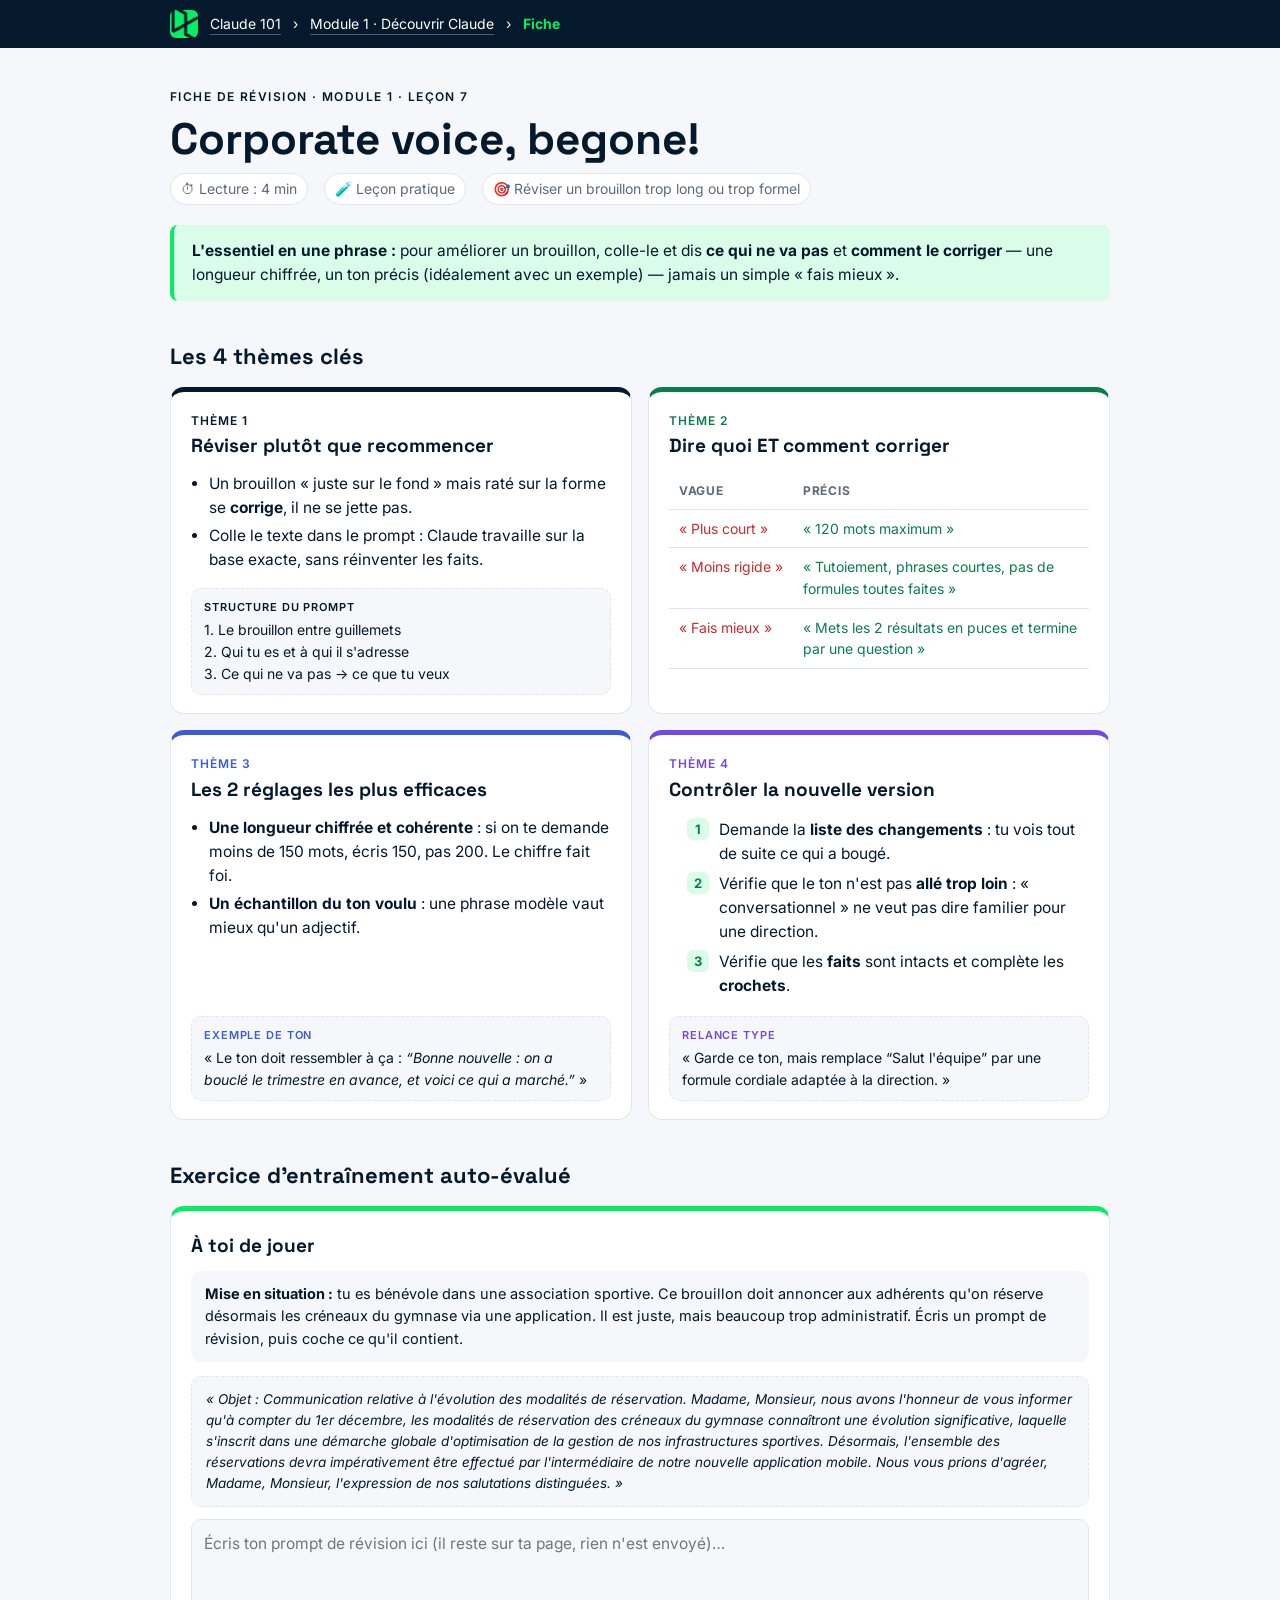
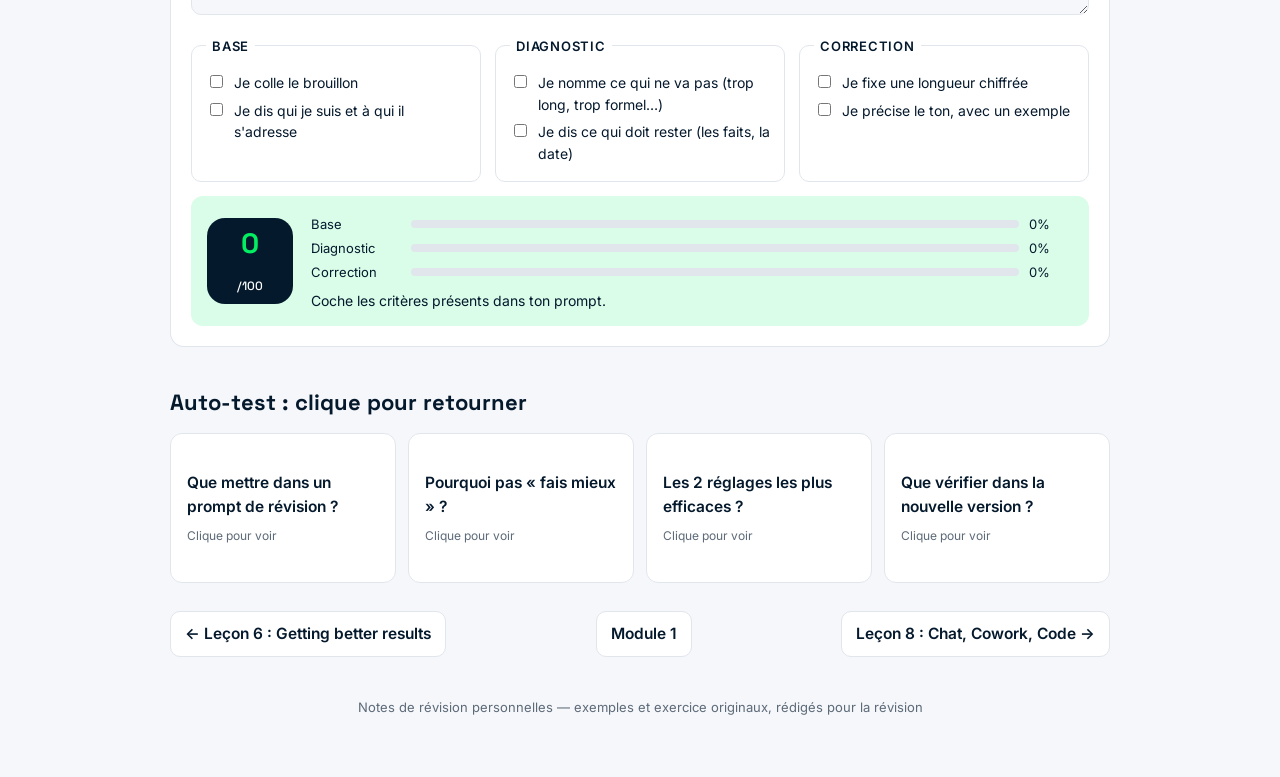
<file: fiches/module-1/corporate-voice-begone.html>
<!DOCTYPE html>
<html lang="fr">
<head>
<meta charset="utf-8">
<meta name="viewport" content="width=device-width, initial-scale=1">
<title>Corporate voice, begone! — Claude 101</title>
<link rel="icon" href="../../assets/img/datacamp-icon.png">
<link rel="preconnect" href="https://fonts.googleapis.com">
<link href="https://fonts.googleapis.com/css2?family=Inter:wght@400;500;600&family=Space+Grotesk:wght@600;700&display=swap" rel="stylesheet">
<style>
  :root{
    --bg:#f5f7fa; --card:#ffffff; --ink:#05192d; --muted:#5d6a78; --line:#e1e6ec;
    --accent:#05192d; --accent-soft:#d9fde8; --green:#03ef62;
    --c1:#05192d; --c2:#0a7d4b; --c3:#3b5bdb; --c4:#b07a00; --c5:#7048e8;
  }
  @media (prefers-color-scheme: dark){
    :root{ --bg:#0b1724; --card:#13253a; --ink:#eef3f8; --muted:#9fb0c2; --line:#22384f; --accent:#03ef62; --accent-soft:#123a2a; --c1:#03ef62; }
  }
  *{box-sizing:border-box}
  body{margin:0;background:var(--bg);color:var(--ink);font:15.5px/1.55 Inter,system-ui,sans-serif}
  .wrap{max-width:980px;margin:0 auto;padding:40px 20px 60px}
  header{margin-bottom:28px}
  .kicker{font-size:12px;letter-spacing:.12em;text-transform:uppercase;color:var(--accent);font-weight:600}
  h1{font-family:"Space Grotesk",Inter,sans-serif;font-size:clamp(30px,5vw,44px);line-height:1.1;margin:8px 0 10px}
  .meta{color:var(--muted);font-size:14px;display:flex;gap:16px;flex-wrap:wrap}
  .meta span{background:var(--card);border:1px solid var(--line);padding:4px 10px;border-radius:99px}
  .tldr{margin-top:20px;background:var(--accent-soft);border-left:4px solid var(--green);padding:14px 18px;border-radius:8px}
  .tldr b{color:var(--accent)}
  h2{font-family:"Space Grotesk",Inter,sans-serif;font-size:22px;margin:38px 0 14px}
  .grid{display:grid;grid-template-columns:repeat(2,1fr);gap:16px}
  @media (max-width:680px){.grid{grid-template-columns:1fr}}
  .card{background:var(--card);border:1px solid var(--line);border-radius:14px;padding:20px 20px 18px;border-top:5px solid var(--c,var(--accent));display:flex;flex-direction:column}
  .card .num{font-size:12px;font-weight:600;color:var(--c);letter-spacing:.08em;text-transform:uppercase}
  .card h3{font-family:"Space Grotesk",Inter,sans-serif;font-size:19px;margin:4px 0 10px;line-height:1.25}
  .card ul{margin:0 0 12px;padding-left:18px}
  .card li{margin:4px 0}
  .ex{margin-top:auto;background:var(--bg);border:1px dashed var(--line);border-radius:10px;padding:10px 12px;font-size:14px}
  .ex .lbl{display:block;font-size:11px;font-weight:600;text-transform:uppercase;letter-spacing:.08em;color:var(--c);margin-bottom:3px}
  .wide{grid-column:1/-1}
  .trio{display:grid;grid-template-columns:repeat(auto-fit,minmax(200px,1fr));gap:10px;margin:6px 0 12px}
  .trio div{background:var(--bg);border-radius:10px;padding:10px 12px;font-size:14px}
  .trio b{display:block;color:var(--c);margin-bottom:2px}
  mark{background:var(--accent-soft);color:inherit;padding:0 3px;border-radius:3px}
  .flash{display:grid;grid-template-columns:repeat(auto-fit,minmax(220px,1fr));gap:12px}
  .fc{perspective:900px;height:150px;cursor:pointer;border:0;background:none;padding:0;font:inherit;color:inherit;text-align:left}
  .fc-in{position:relative;width:100%;height:100%;transition:transform .45s;transform-style:preserve-3d}
  .fc.on .fc-in{transform:rotateY(180deg)}
  .face{position:absolute;inset:0;backface-visibility:hidden;border-radius:12px;padding:16px;display:flex;flex-direction:column;justify-content:center;border:1px solid var(--line)}
  .front{background:var(--card);font-weight:600}
  .front small{font-weight:400;color:var(--muted);margin-top:8px;font-size:12px}
  .back{background:#05192d;color:#fff;border-color:var(--green);transform:rotateY(180deg);font-size:14px}
  .tip{background:var(--card);border:1px solid var(--line);border-radius:14px;padding:18px 20px}
  .tip h3{margin:0 0 8px;font-size:16px}
  .tip ol{margin:0;padding-left:20px}
  .topbar{background:#05192d;color:#fff}
  .topbar .in{max-width:980px;margin:0 auto;padding:10px 20px;display:flex;align-items:center;gap:12px;font-size:14px}
  .topbar img{width:28px;height:28px;border-radius:6px}
  .topbar a{color:#fff;text-decoration:none;border-bottom:1px solid rgba(255,255,255,.3)}
  .topbar b{color:#03ef62}
  .backnav{display:flex;justify-content:space-between;gap:12px;flex-wrap:wrap;margin-top:28px}
  .backnav a{text-decoration:none;font-weight:600;color:var(--ink);background:var(--card);border:1px solid var(--line);padding:10px 14px;border-radius:10px}
  footer{margin-top:40px;color:var(--muted);font-size:13px;text-align:center}

  /* Impression / export PDF : pas de carte coupée entre deux pages */
  @page{size:A4;margin:12mm}
  @media print{
    .topbar,.backnav{display:none}
    :root{--bg:#fff;--card:#fff;--ink:#05192d;--muted:#555;--line:#ccc;--accent:#05192d;--accent-soft:#d9fde8}
    body{font-size:12.5px;-webkit-print-color-adjust:exact;print-color-adjust:exact}
    .wrap{max-width:none;padding:0}
    h2{break-after:avoid;page-break-after:avoid;margin-top:22px}
    .grid,.flash{display:block}
    .card,.tip,.tldr,.ex,.trio div{break-inside:avoid;page-break-inside:avoid}
    .card{margin-bottom:12px}
    .trio{display:grid;grid-template-columns:1fr 1fr 1fr}
    /* Flashcards : question + réponse visibles à plat */
    .fc{display:block;height:auto;width:100%;margin-bottom:8px;break-inside:avoid;page-break-inside:avoid;perspective:none}
    .fc-in{transform:none!important;height:auto}
    .face{position:static;backface-visibility:visible;transform:none!important}
    .front{border-radius:10px 10px 0 0;border-bottom:0}
    .front small{display:none}
    .back{border-radius:0 0 10px 10px;background:var(--accent-soft);color:var(--ink)}
    .back::before{content:"Réponse : ";font-weight:600;color:var(--accent)}
  }

  /* Exercice auto-évalué */
  .lab{background:var(--card);border:1px solid var(--line);border-radius:14px;padding:20px;border-top:5px solid var(--green)}
  .lab h3{font-family:"Space Grotesk",Inter,sans-serif;margin:0 0 6px;font-size:19px}
  .lab .brief{background:var(--bg);border-radius:10px;padding:12px 14px;margin:10px 0 14px;font-size:14.5px}
  .lab textarea{width:100%;min-height:96px;border:1px solid var(--line);border-radius:10px;padding:12px;font:inherit;background:var(--bg);color:var(--ink);resize:vertical}
  .crit{display:grid;grid-template-columns:repeat(auto-fit,minmax(260px,1fr));gap:14px;margin:14px 0}
  .crit fieldset{border:1px solid var(--line);border-radius:10px;padding:10px 14px;margin:0}
  .crit legend{font-weight:600;font-size:13px;padding:0 6px;text-transform:uppercase;letter-spacing:.06em}
  .crit label{display:flex;gap:8px;align-items:flex-start;margin:6px 0;font-size:14px;cursor:pointer}
  .crit input{margin-top:3px;accent-color:#03ef62}
  .score{display:grid;grid-template-columns:auto 1fr;gap:18px;align-items:center;background:var(--accent-soft);border-radius:12px;padding:14px 16px}
  .big{width:86px;height:86px;border-radius:18px;background:#05192d;color:#03ef62;display:grid;place-items:center;font:700 28px "Space Grotesk",sans-serif;line-height:1;text-align:center}
  .big small{display:block;font-size:12px;color:#fff;font-weight:500}
  .meter{display:grid;grid-template-columns:90px 1fr 44px;gap:10px;align-items:center;font-size:13px;margin:4px 0}
  .meter .t{height:8px;background:var(--line);border-radius:99px;overflow:hidden}
  .meter .t span{display:block;height:100%;width:0;background:#05192d;transition:width .3s}
  .meter.bonus .t span{background:#03ef62}
  #fb{margin:8px 0 0;font-size:14px}
  .road{display:grid;grid-template-columns:repeat(4,1fr);gap:8px;margin:6px 0 12px}
  .road div{background:var(--bg);border-radius:10px;padding:10px;font-size:13px;text-align:center}
  .road b{display:block;font-size:18px;color:var(--c)}
  .loop{display:flex;align-items:center;justify-content:center;gap:10px;flex-wrap:wrap;margin:6px 0 12px;font-weight:600}
  .loop span{background:var(--bg);padding:8px 14px;border-radius:99px}
  @media (max-width:680px){.road{grid-template-columns:1fr 1fr}}
  @media print{ .lab textarea{min-height:60px} }

  .mail{background:var(--bg);border:1px solid var(--line);border-radius:10px;padding:12px 14px;font-size:13.5px;line-height:1.5}
  .mail b{display:block}
  .checks{list-style:none;padding:0;margin:0 0 12px}
  .checks li{display:flex;gap:10px;align-items:flex-start;margin:6px 0}
  .checks li span{flex:none;width:22px;height:22px;border-radius:6px;background:var(--accent-soft);display:grid;place-items:center;font-size:13px;font-weight:700;color:#0a7d4b}

  .draft{background:var(--bg);border:1px dashed var(--line);border-radius:10px;padding:12px 14px;font-size:13.5px;font-style:italic;line-height:1.55;margin:0 0 12px}
  table.fix{width:100%;border-collapse:collapse;font-size:14px;margin:6px 0 12px}
  .fix th,.fix td{text-align:left;padding:8px 10px;border-bottom:1px solid var(--line);vertical-align:top}
  .fix th{font-size:12px;text-transform:uppercase;letter-spacing:.06em;color:var(--muted)}
  .fix td:first-child{color:#c92a2a;white-space:nowrap}
  .fix td:last-child{color:#0a7d4b}
</style>
</head>
<body>
<div class="topbar"><div class="in">
  <img src="../../assets/img/datacamp-icon.png" alt="">
  <a href="../../index.html">Claude 101</a> › <a href="../../module-1.html">Module 1 · Découvrir Claude</a> › <b>Fiche</b>
</div></div>
<div class="wrap">
  <header>
    <div class="kicker">Fiche de révision · Module 1 · Leçon 7</div>
    <h1>Corporate voice, begone!</h1>
    <div class="meta"><span>⏱ Lecture : 4 min</span><span>🧪 Leçon pratique</span><span>🎯 Réviser un brouillon trop long ou trop formel</span></div>
    <div class="tldr"><b>L'essentiel en une phrase :</b> pour améliorer un brouillon, colle-le et dis <b>ce qui ne va pas</b> et <b>comment le corriger</b> — une longueur chiffrée, un ton précis (idéalement avec un exemple) — jamais un simple « fais mieux ».</div>
  </header>

  <h2>Les 4 thèmes clés</h2>
  <div class="grid">

    <article class="card" style="--c:var(--c1)">
      <span class="num">Thème 1</span>
      <h3>Réviser plutôt que recommencer</h3>
      <ul>
        <li>Un brouillon « juste sur le fond » mais raté sur la forme se <b>corrige</b>, il ne se jette pas.</li>
        <li>Colle le texte dans le prompt : Claude travaille sur la base exacte, sans réinventer les faits.</li>
      </ul>
      <div class="ex"><span class="lbl">Structure du prompt</span>1. Le brouillon entre guillemets<br>2. Qui tu es et à qui il s'adresse<br>3. Ce qui ne va pas → ce que tu veux</div>
    </article>

    <article class="card" style="--c:var(--c2)">
      <span class="num">Thème 2</span>
      <h3>Dire quoi ET comment corriger</h3>
      <table class="fix">
        <tr><th>Vague</th><th>Précis</th></tr>
        <tr><td>« Plus court »</td><td>« 120 mots maximum »</td></tr>
        <tr><td>« Moins rigide »</td><td>« Tutoiement, phrases courtes, pas de formules toutes faites »</td></tr>
        <tr><td>« Fais mieux »</td><td>« Mets les 2 résultats en puces et termine par une question »</td></tr>
      </table>
    </article>

    <article class="card" style="--c:var(--c3)">
      <span class="num">Thème 3</span>
      <h3>Les 2 réglages les plus efficaces</h3>
      <ul>
        <li><b>Une longueur chiffrée et cohérente</b> : si on te demande moins de 150 mots, écris 150, pas 200. Le chiffre fait foi.</li>
        <li><b>Un échantillon du ton voulu</b> : une phrase modèle vaut mieux qu'un adjectif.</li>
      </ul>
      <div class="ex"><span class="lbl">Exemple de ton</span>« Le ton doit ressembler à ça : <i>“Bonne nouvelle : on a bouclé le trimestre en avance, et voici ce qui a marché.”</i> »</div>
    </article>

    <article class="card" style="--c:var(--c5)">
      <span class="num">Thème 4</span>
      <h3>Contrôler la nouvelle version</h3>
      <ul class="checks">
        <li><span>1</span><div>Demande la <b>liste des changements</b> : tu vois tout de suite ce qui a bougé.</div></li>
        <li><span>2</span><div>Vérifie que le ton n'est pas <b>allé trop loin</b> : « conversationnel » ne veut pas dire familier pour une direction.</div></li>
        <li><span>3</span><div>Vérifie que les <b>faits</b> sont intacts et complète les <b>crochets</b>.</div></li>
      </ul>
      <div class="ex"><span class="lbl">Relance type</span>« Garde ce ton, mais remplace “Salut l'équipe” par une formule cordiale adaptée à la direction. »</div>
    </article>
  </div>

  <h2>Exercice d'entraînement auto-évalué</h2>
  <section class="lab">
    <h3>À toi de jouer</h3>
    <div class="brief"><b>Mise en situation :</b> tu es bénévole dans une association sportive. Ce brouillon doit annoncer aux adhérents qu'on réserve désormais les créneaux du gymnase via une application. Il est juste, mais beaucoup trop administratif. Écris un prompt de révision, puis coche ce qu'il contient.</div>
    <div class="draft">« Objet : Communication relative à l'évolution des modalités de réservation. Madame, Monsieur, nous avons l'honneur de vous informer qu'à compter du 1er décembre, les modalités de réservation des créneaux du gymnase connaîtront une évolution significative, laquelle s'inscrit dans une démarche globale d'optimisation de la gestion de nos infrastructures sportives. Désormais, l'ensemble des réservations devra impérativement être effectué par l'intermédiaire de notre nouvelle application mobile. Nous vous prions d'agréer, Madame, Monsieur, l'expression de nos salutations distinguées. »</div>
    <textarea id="prompt" placeholder="Écris ton prompt de révision ici (il reste sur ta page, rien n'est envoyé)…"></textarea>
    <div class="crit">
      <fieldset><legend>Base</legend>
        <label><input type="checkbox" data-g="a"> Je colle le brouillon</label>
        <label><input type="checkbox" data-g="a"> Je dis qui je suis et à qui il s'adresse</label>
      </fieldset>
      <fieldset><legend>Diagnostic</legend>
        <label><input type="checkbox" data-g="b"> Je nomme ce qui ne va pas (trop long, trop formel…)</label>
        <label><input type="checkbox" data-g="b"> Je dis ce qui doit rester (les faits, la date)</label>
      </fieldset>
      <fieldset><legend>Correction</legend>
        <label><input type="checkbox" data-g="c"> Je fixe une longueur chiffrée</label>
        <label><input type="checkbox" data-g="c"> Je précise le ton, avec un exemple</label>
      </fieldset>
    </div>
    <div class="score">
      <div class="big" id="total">0<small>/100</small></div>
      <div>
        <div class="meter"><span>Base</span><div class="t"><span id="m-a"></span></div><span id="p-a">0%</span></div>
        <div class="meter"><span>Diagnostic</span><div class="t"><span id="m-b"></span></div><span id="p-b">0%</span></div>
        <div class="meter bonus"><span>Correction</span><div class="t"><span id="m-c"></span></div><span id="p-c">0%</span></div>
        <p id="fb">Coche les critères présents dans ton prompt.</p>
      </div>
    </div>
  </section>

  <h2>Auto-test : clique pour retourner</h2>
  <div class="flash">
    <button class="fc"><div class="fc-in"><div class="face front">Que mettre dans un prompt de révision ?<small>Clique pour voir</small></div><div class="face back">Le brouillon collé, le contexte (qui / pour qui), ce qui ne va pas et comment le corriger.</div></div></button>
    <button class="fc"><div class="fc-in"><div class="face front">Pourquoi pas « fais mieux » ?<small>Clique pour voir</small></div><div class="face back">Claude ne sait pas ce qui te gêne : il faut nommer le problème et la correction voulue.</div></div></button>
    <button class="fc"><div class="fc-in"><div class="face front">Les 2 réglages les plus efficaces ?<small>Clique pour voir</small></div><div class="face back">Une longueur chiffrée et un échantillon du ton souhaité.</div></div></button>
    <button class="fc"><div class="fc-in"><div class="face front">Que vérifier dans la nouvelle version ?<small>Clique pour voir</small></div><div class="face back">La liste des changements, un ton pas trop familier, les faits intacts et les crochets.</div></div></button>
  </div>

  <nav class="backnav"><a href="getting-better-results.html">← Leçon 6 : Getting better results</a><a href="../../module-1.html">Module 1</a><a href="claude-desktop-app.html">Leçon 8 : Chat, Cowork, Code →</a></nav>
  <footer>Notes de révision personnelles — exemples et exercice originaux, rédigés pour la révision</footer>
</div>
<script>
document.querySelectorAll('.fc').forEach(b=>b.addEventListener('click',()=>b.classList.toggle('on')));
(function(){
  const boxes=[...document.querySelectorAll('.crit input')];
  const pct=g=>{const b=boxes.filter(x=>x.dataset.g===g);return Math.round(100*b.filter(x=>x.checked).length/b.length)};
  function upd(){
    const a=pct('a'),b=pct('b'),c=pct('c');
    [['a',a],['b',b],['c',c]].forEach(([g,v])=>{document.getElementById('m-'+g).style.width=v+'%';document.getElementById('p-'+g).textContent=v+'%'});
    document.getElementById('total').innerHTML=Math.round((a+b+c)/3)+'<small>/100</small>';
    let fb;
    if(a<100) fb="Colle le brouillon et précise qui l'envoie, à qui.";
    else if(b<100) fb="Nomme le problème et ce qui doit absolument rester.";
    else if(c<100) fb="Donne un chiffre de longueur et un exemple du ton voulu.";
    else fb="Prompt de révision complet 🎉 Teste-le, puis demande la liste des changements.";
    document.getElementById('fb').textContent=fb;
  }
  boxes.forEach(b=>b.addEventListener('change',upd));
})();
</script>
</body>
</html>
</file>
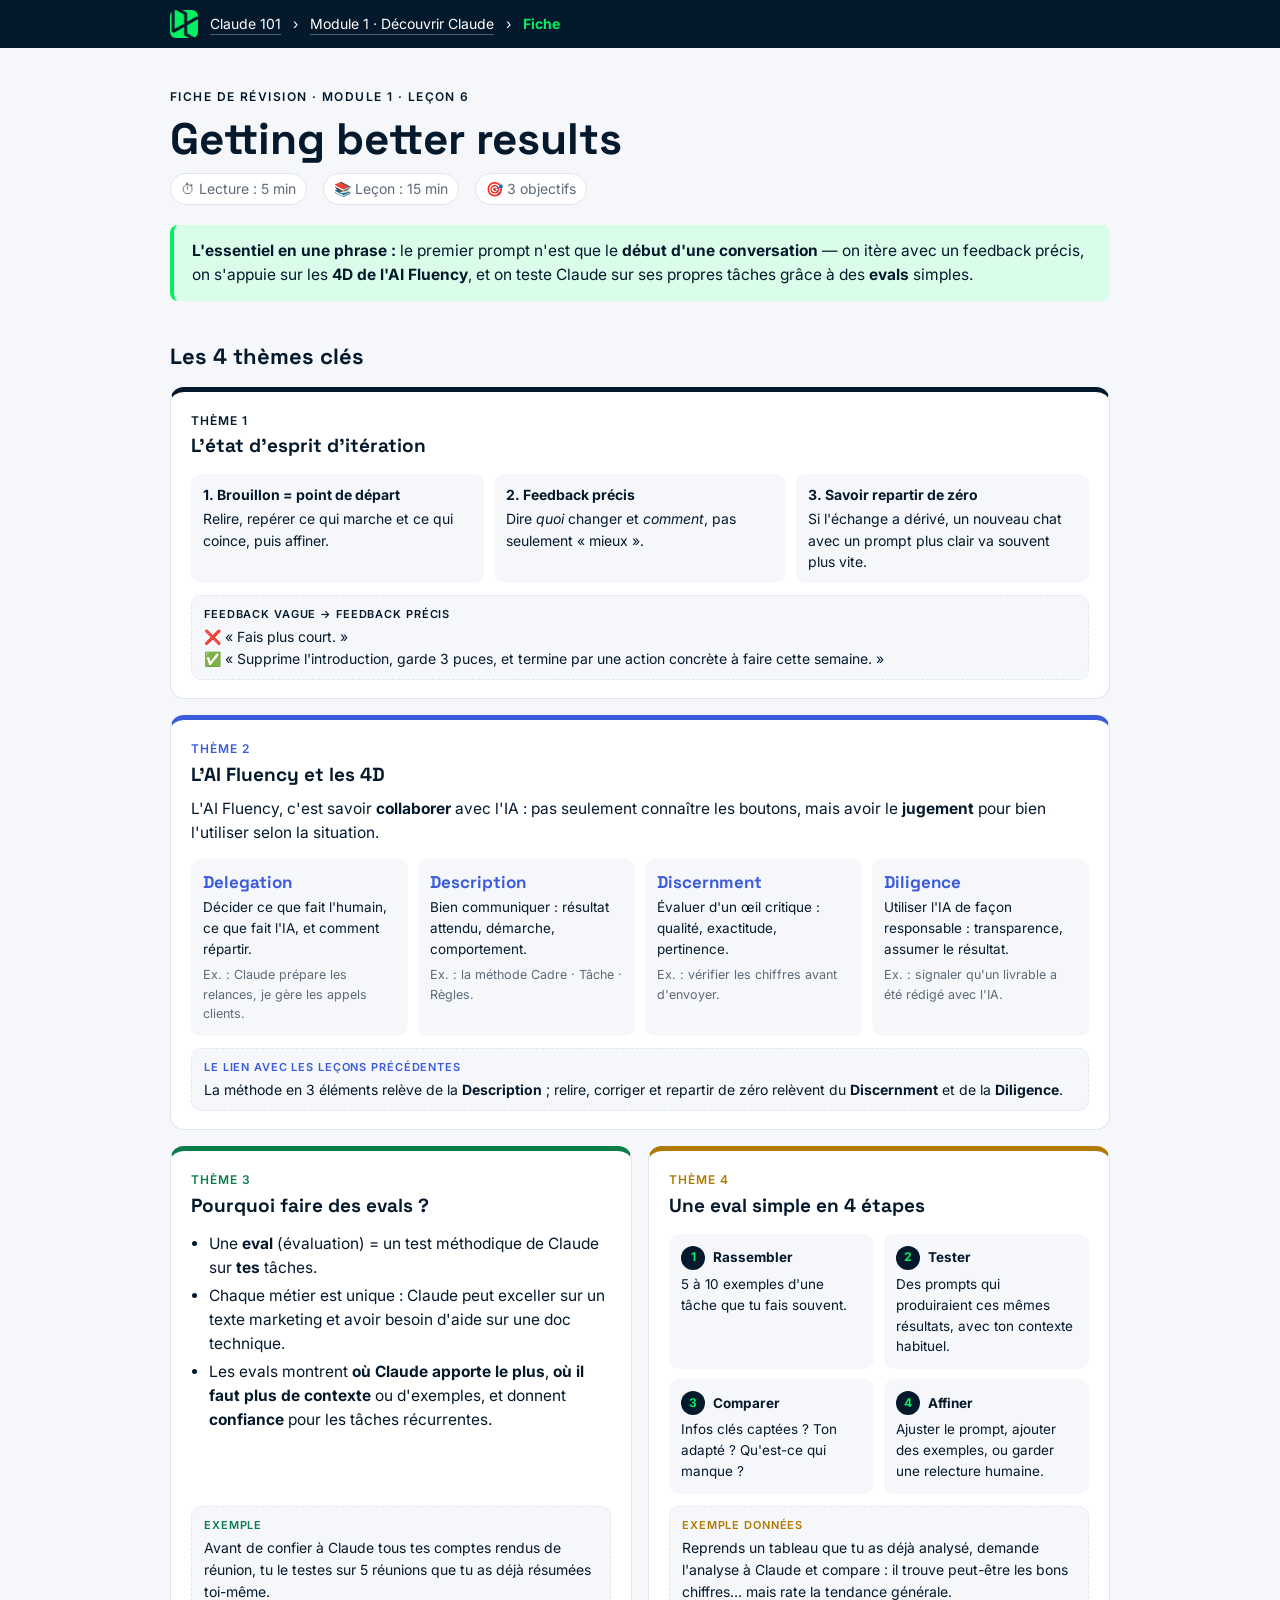
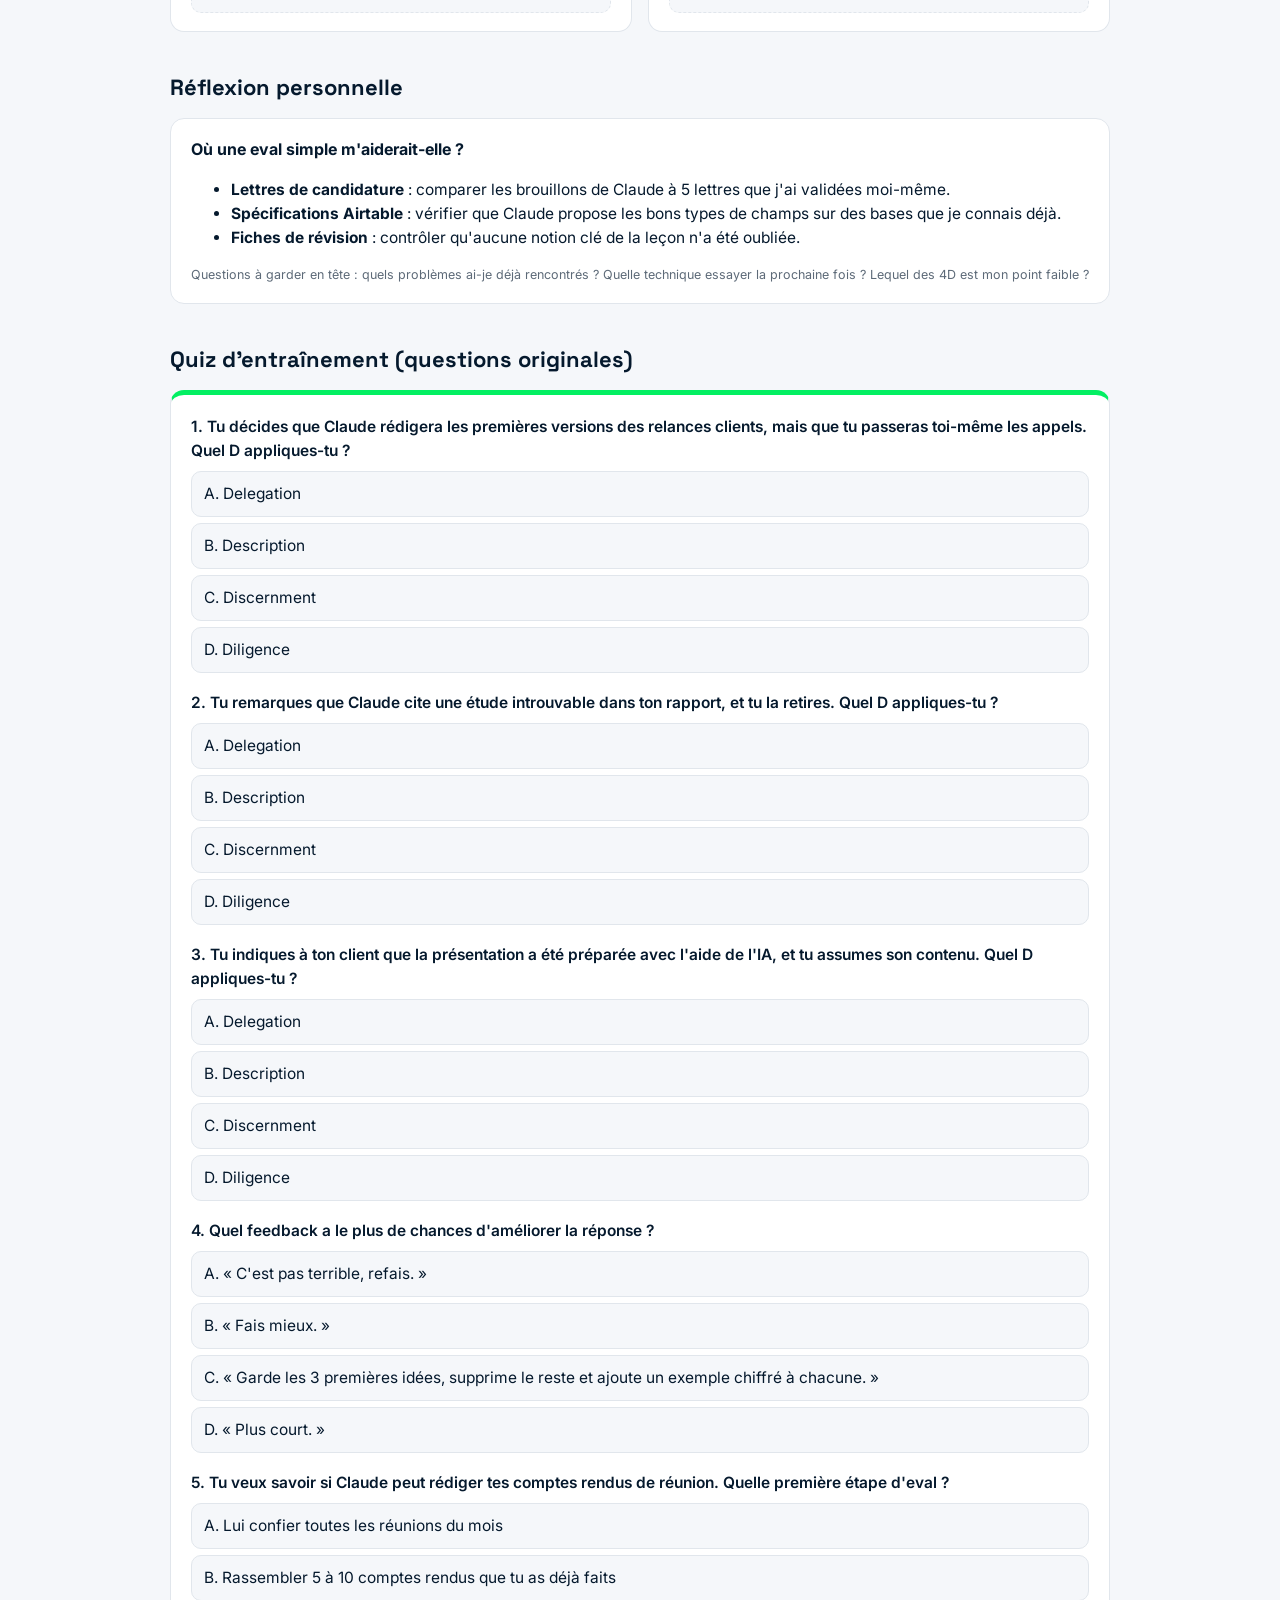
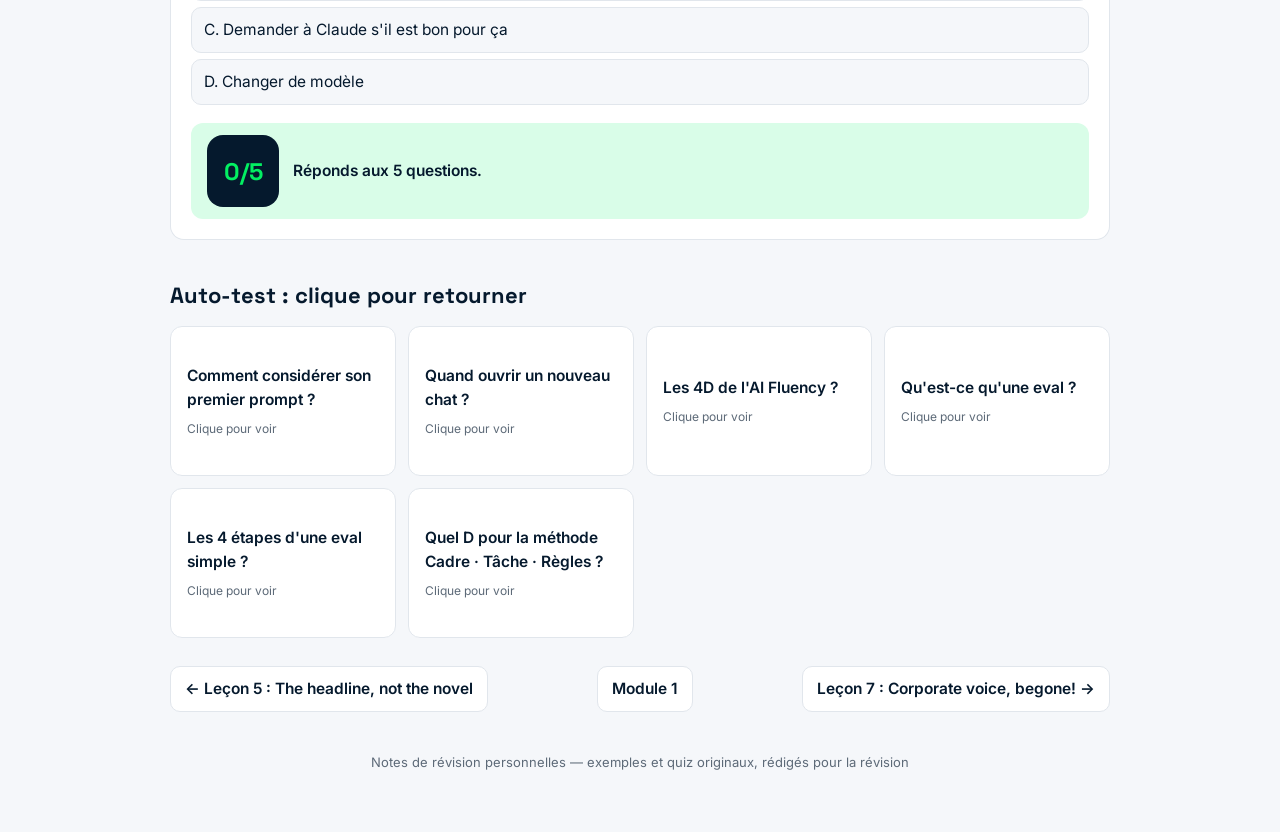
<file: fiches/module-1/getting-better-results.html>
<!DOCTYPE html>
<html lang="fr">
<head>
<meta charset="utf-8">
<meta name="viewport" content="width=device-width, initial-scale=1">
<title>Getting better results — Claude 101</title>
<link rel="icon" href="../../assets/img/datacamp-icon.png">
<link rel="preconnect" href="https://fonts.googleapis.com">
<link href="https://fonts.googleapis.com/css2?family=Inter:wght@400;500;600&family=Space+Grotesk:wght@600;700&display=swap" rel="stylesheet">
<style>
  :root{
    --bg:#f5f7fa; --card:#ffffff; --ink:#05192d; --muted:#5d6a78; --line:#e1e6ec;
    --accent:#05192d; --accent-soft:#d9fde8; --green:#03ef62;
    --c1:#05192d; --c2:#0a7d4b; --c3:#3b5bdb; --c4:#b07a00; --c5:#7048e8;
  }
  @media (prefers-color-scheme: dark){
    :root{ --bg:#0b1724; --card:#13253a; --ink:#eef3f8; --muted:#9fb0c2; --line:#22384f; --accent:#03ef62; --accent-soft:#123a2a; --c1:#03ef62; }
  }
  *{box-sizing:border-box}
  body{margin:0;background:var(--bg);color:var(--ink);font:15.5px/1.55 Inter,system-ui,sans-serif}
  .wrap{max-width:980px;margin:0 auto;padding:40px 20px 60px}
  header{margin-bottom:28px}
  .kicker{font-size:12px;letter-spacing:.12em;text-transform:uppercase;color:var(--accent);font-weight:600}
  h1{font-family:"Space Grotesk",Inter,sans-serif;font-size:clamp(30px,5vw,44px);line-height:1.1;margin:8px 0 10px}
  .meta{color:var(--muted);font-size:14px;display:flex;gap:16px;flex-wrap:wrap}
  .meta span{background:var(--card);border:1px solid var(--line);padding:4px 10px;border-radius:99px}
  .tldr{margin-top:20px;background:var(--accent-soft);border-left:4px solid var(--green);padding:14px 18px;border-radius:8px}
  .tldr b{color:var(--accent)}
  h2{font-family:"Space Grotesk",Inter,sans-serif;font-size:22px;margin:38px 0 14px}
  .grid{display:grid;grid-template-columns:repeat(2,1fr);gap:16px}
  @media (max-width:680px){.grid{grid-template-columns:1fr}}
  .card{background:var(--card);border:1px solid var(--line);border-radius:14px;padding:20px 20px 18px;border-top:5px solid var(--c,var(--accent));display:flex;flex-direction:column}
  .card .num{font-size:12px;font-weight:600;color:var(--c);letter-spacing:.08em;text-transform:uppercase}
  .card h3{font-family:"Space Grotesk",Inter,sans-serif;font-size:19px;margin:4px 0 10px;line-height:1.25}
  .card ul{margin:0 0 12px;padding-left:18px}
  .card li{margin:4px 0}
  .ex{margin-top:auto;background:var(--bg);border:1px dashed var(--line);border-radius:10px;padding:10px 12px;font-size:14px}
  .ex .lbl{display:block;font-size:11px;font-weight:600;text-transform:uppercase;letter-spacing:.08em;color:var(--c);margin-bottom:3px}
  .wide{grid-column:1/-1}
  .trio{display:grid;grid-template-columns:repeat(auto-fit,minmax(200px,1fr));gap:10px;margin:6px 0 12px}
  .trio div{background:var(--bg);border-radius:10px;padding:10px 12px;font-size:14px}
  .trio b{display:block;color:var(--c);margin-bottom:2px}
  mark{background:var(--accent-soft);color:inherit;padding:0 3px;border-radius:3px}
  .flash{display:grid;grid-template-columns:repeat(auto-fit,minmax(220px,1fr));gap:12px}
  .fc{perspective:900px;height:150px;cursor:pointer;border:0;background:none;padding:0;font:inherit;color:inherit;text-align:left}
  .fc-in{position:relative;width:100%;height:100%;transition:transform .45s;transform-style:preserve-3d}
  .fc.on .fc-in{transform:rotateY(180deg)}
  .face{position:absolute;inset:0;backface-visibility:hidden;border-radius:12px;padding:16px;display:flex;flex-direction:column;justify-content:center;border:1px solid var(--line)}
  .front{background:var(--card);font-weight:600}
  .front small{font-weight:400;color:var(--muted);margin-top:8px;font-size:12px}
  .back{background:#05192d;color:#fff;border-color:var(--green);transform:rotateY(180deg);font-size:14px}
  .tip{background:var(--card);border:1px solid var(--line);border-radius:14px;padding:18px 20px}
  .tip h3{margin:0 0 8px;font-size:16px}
  .tip ol{margin:0;padding-left:20px}
  .topbar{background:#05192d;color:#fff}
  .topbar .in{max-width:980px;margin:0 auto;padding:10px 20px;display:flex;align-items:center;gap:12px;font-size:14px}
  .topbar img{width:28px;height:28px;border-radius:6px}
  .topbar a{color:#fff;text-decoration:none;border-bottom:1px solid rgba(255,255,255,.3)}
  .topbar b{color:#03ef62}
  .backnav{display:flex;justify-content:space-between;gap:12px;flex-wrap:wrap;margin-top:28px}
  .backnav a{text-decoration:none;font-weight:600;color:var(--ink);background:var(--card);border:1px solid var(--line);padding:10px 14px;border-radius:10px}
  footer{margin-top:40px;color:var(--muted);font-size:13px;text-align:center}

  /* Impression / export PDF : pas de carte coupée entre deux pages */
  @page{size:A4;margin:12mm}
  @media print{
    .topbar,.backnav{display:none}
    :root{--bg:#fff;--card:#fff;--ink:#05192d;--muted:#555;--line:#ccc;--accent:#05192d;--accent-soft:#d9fde8}
    body{font-size:12.5px;-webkit-print-color-adjust:exact;print-color-adjust:exact}
    .wrap{max-width:none;padding:0}
    h2{break-after:avoid;page-break-after:avoid;margin-top:22px}
    .grid,.flash{display:block}
    .card,.tip,.tldr,.ex,.trio div{break-inside:avoid;page-break-inside:avoid}
    .card{margin-bottom:12px}
    .trio{display:grid;grid-template-columns:1fr 1fr 1fr}
    /* Flashcards : question + réponse visibles à plat */
    .fc{display:block;height:auto;width:100%;margin-bottom:8px;break-inside:avoid;page-break-inside:avoid;perspective:none}
    .fc-in{transform:none!important;height:auto}
    .face{position:static;backface-visibility:visible;transform:none!important}
    .front{border-radius:10px 10px 0 0;border-bottom:0}
    .front small{display:none}
    .back{border-radius:0 0 10px 10px;background:var(--accent-soft);color:var(--ink)}
    .back::before{content:"Réponse : ";font-weight:600;color:var(--accent)}
  }


  .five{display:grid;grid-template-columns:repeat(auto-fit,minmax(170px,1fr));gap:10px;margin:6px 0 12px}
  .five div{background:var(--bg);border-radius:10px;padding:12px;font-size:13.5px}
  .five b{display:block;margin-bottom:4px;color:var(--c)}
  .five i{display:block;margin-top:6px;color:var(--muted);font-style:normal;font-size:12.5px}
  .hhh{display:grid;grid-template-columns:repeat(3,1fr);gap:8px;margin:6px 0 12px}
  .hhh div{background:var(--bg);border-radius:10px;padding:10px;text-align:center;font-size:13px}
  .hhh b{display:block;font:700 22px "Space Grotesk",sans-serif;color:var(--c)}
  .vs{display:grid;grid-template-columns:1fr 1fr;gap:10px;margin:6px 0 12px;font-size:14px}
  .vs div{border-radius:10px;padding:10px 12px;background:var(--bg)}
  .vs h4{margin:0 0 4px;font-size:13px;text-transform:uppercase;letter-spacing:.06em}
  .vs ul{margin:0;padding-left:16px}
  table.acc{width:100%;border-collapse:collapse;font-size:14px;margin:6px 0 12px}
  .acc th,.acc td{text-align:left;padding:9px 10px;border-bottom:1px solid var(--line);vertical-align:top}
  .acc th{font-size:12px;text-transform:uppercase;letter-spacing:.06em;color:var(--muted)}
  .acc td:first-child{font-weight:600;white-space:nowrap}
  .note{font-size:12.5px;color:var(--muted);margin:8px 0 0}
  /* QCM */
  .quiz{background:var(--card);border:1px solid var(--line);border-radius:14px;padding:20px;border-top:5px solid var(--green)}
  .q{margin:0 0 18px}
  .q p{font-weight:600;margin:0 0 8px}
  .q button.opt{display:block;width:100%;text-align:left;font:inherit;color:var(--ink);background:var(--bg);border:1px solid var(--line);border-radius:10px;padding:10px 12px;margin:6px 0;cursor:pointer}
  .q button.opt:hover{border-color:#03ef62}
  .q button.ok{background:#d9fde8;border-color:#03ef62}
  .q button.ko{background:#ffe3e3;border-color:#e03131}
  .q .why{display:none;font-size:13.5px;margin-top:6px;padding:8px 12px;border-left:3px solid #03ef62;background:var(--bg);border-radius:6px}
  .q.done .why{display:block}
  .qscore{display:flex;align-items:center;gap:14px;background:var(--accent-soft);border-radius:12px;padding:12px 16px;font-weight:600}
  .qscore .big{width:72px;height:72px;border-radius:16px;background:#05192d;color:#03ef62;display:grid;place-items:center;font:700 24px "Space Grotesk",sans-serif}
  .reflect{background:var(--card);border:1px solid var(--line);border-radius:14px;padding:18px 20px}
  .reflect h3{margin:0 0 8px;font-size:16px}
  @media (max-width:680px){.vs,.hhh{grid-template-columns:1fr}}
  @media print{.q .why{display:block}}

  .d4{display:grid;grid-template-columns:repeat(4,minmax(0,1fr));gap:10px;margin:6px 0 12px}
  .d4 div{background:var(--bg);border-radius:10px;padding:12px;font-size:13.5px}
  .d4 b{display:block;font:700 17px "Space Grotesk",sans-serif;color:var(--c);margin-bottom:4px}
  .d4 i{display:block;margin-top:6px;color:var(--muted);font-style:normal;font-size:12.5px}
  .steps{display:grid;grid-template-columns:repeat(4,minmax(0,1fr));gap:10px;margin:6px 0 12px}
  .steps div{background:var(--bg);border-radius:10px;padding:12px;font-size:13.5px;position:relative}
  .steps b{display:flex;gap:8px;align-items:center;margin-bottom:4px}
  .steps b span{width:24px;height:24px;border-radius:50%;background:#05192d;color:#03ef62;display:grid;place-items:center;font-size:12px;flex:none}
  @media (max-width:760px){.d4,.steps{grid-template-columns:1fr 1fr}}
</style>
</head>
<body>
<div class="topbar"><div class="in">
  <img src="../../assets/img/datacamp-icon.png" alt="">
  <a href="../../index.html">Claude 101</a> › <a href="../../module-1.html">Module 1 · Découvrir Claude</a> › <b>Fiche</b>
</div></div>
<div class="wrap">
  <header>
    <div class="kicker">Fiche de révision · Module 1 · Leçon 6</div>
    <h1>Getting better results</h1>
    <div class="meta"><span>⏱ Lecture : 5 min</span><span>📚 Leçon : 15 min</span><span>🎯 3 objectifs</span></div>
    <div class="tldr"><b>L'essentiel en une phrase :</b> le premier prompt n'est que le <b>début d'une conversation</b> — on itère avec un feedback précis, on s'appuie sur les <b>4D de l'AI Fluency</b>, et on teste Claude sur ses propres tâches grâce à des <b>evals</b> simples.</div>
  </header>

  <h2>Les 4 thèmes clés</h2>
  <div class="grid">

    <article class="card wide" style="--c:var(--c1)">
      <span class="num">Thème 1</span>
      <h3>L'état d'esprit d'itération</h3>
      <div class="trio">
        <div><b>1. Brouillon = point de départ</b>Relire, repérer ce qui marche et ce qui coince, puis affiner.</div>
        <div><b>2. Feedback précis</b>Dire <i>quoi</i> changer et <i>comment</i>, pas seulement « mieux ».</div>
        <div><b>3. Savoir repartir de zéro</b>Si l'échange a dérivé, un nouveau chat avec un prompt plus clair va souvent plus vite.</div>
      </div>
      <div class="ex"><span class="lbl">Feedback vague → feedback précis</span>❌ « Fais plus court. »<br>✅ « Supprime l'introduction, garde 3 puces, et termine par une action concrète à faire cette semaine. »</div>
    </article>

    <article class="card wide" style="--c:var(--c3)">
      <span class="num">Thème 2</span>
      <h3>L'AI Fluency et les 4D</h3>
      <p style="margin:0 0 8px">L'AI Fluency, c'est savoir <b>collaborer</b> avec l'IA : pas seulement connaître les boutons, mais avoir le <b>jugement</b> pour bien l'utiliser selon la situation.</p>
      <div class="d4">
        <div><b>Delegation</b>Décider ce que fait l'humain, ce que fait l'IA, et comment répartir.<i>Ex. : Claude prépare les relances, je gère les appels clients.</i></div>
        <div><b>Description</b>Bien communiquer : résultat attendu, démarche, comportement.<i>Ex. : la méthode Cadre · Tâche · Règles.</i></div>
        <div><b>Discernment</b>Évaluer d'un œil critique : qualité, exactitude, pertinence.<i>Ex. : vérifier les chiffres avant d'envoyer.</i></div>
        <div><b>Diligence</b>Utiliser l'IA de façon responsable : transparence, assumer le résultat.<i>Ex. : signaler qu'un livrable a été rédigé avec l'IA.</i></div>
      </div>
      <div class="ex"><span class="lbl">Le lien avec les leçons précédentes</span>La méthode en 3 éléments relève de la <b>Description</b> ; relire, corriger et repartir de zéro relèvent du <b>Discernment</b> et de la <b>Diligence</b>.</div>
    </article>

    <article class="card" style="--c:var(--c2)">
      <span class="num">Thème 3</span>
      <h3>Pourquoi faire des evals ?</h3>
      <ul>
        <li>Une <b>eval</b> (évaluation) = un test méthodique de Claude sur <b>tes</b> tâches.</li>
        <li>Chaque métier est unique : Claude peut exceller sur un texte marketing et avoir besoin d'aide sur une doc technique.</li>
        <li>Les evals montrent <b>où Claude apporte le plus</b>, <b>où il faut plus de contexte</b> ou d'exemples, et donnent <b>confiance</b> pour les tâches récurrentes.</li>
      </ul>
      <div class="ex"><span class="lbl">Exemple</span>Avant de confier à Claude tous tes comptes rendus de réunion, tu le testes sur 5 réunions que tu as déjà résumées toi-même.</div>
    </article>

    <article class="card" style="--c:var(--c4)">
      <span class="num">Thème 4</span>
      <h3>Une eval simple en 4 étapes</h3>
      <div class="steps" style="grid-template-columns:1fr 1fr">
        <div><b><span>1</span>Rassembler</b>5 à 10 exemples d'une tâche que tu fais souvent.</div>
        <div><b><span>2</span>Tester</b>Des prompts qui produiraient ces mêmes résultats, avec ton contexte habituel.</div>
        <div><b><span>3</span>Comparer</b>Infos clés captées ? Ton adapté ? Qu'est-ce qui manque ?</div>
        <div><b><span>4</span>Affiner</b>Ajuster le prompt, ajouter des exemples, ou garder une relecture humaine.</div>
      </div>
      <div class="ex"><span class="lbl">Exemple données</span>Reprends un tableau que tu as déjà analysé, demande l'analyse à Claude et compare : il trouve peut-être les bons chiffres… mais rate la tendance générale.</div>
    </article>
  </div>

  <h2>Réflexion personnelle</h2>
  <div class="reflect">
    <h3>Où une eval simple m'aiderait-elle ?</h3>
    <ul>
      <li><b>Lettres de candidature</b> : comparer les brouillons de Claude à 5 lettres que j'ai validées moi-même.</li>
      <li><b>Spécifications Airtable</b> : vérifier que Claude propose les bons types de champs sur des bases que je connais déjà.</li>
      <li><b>Fiches de révision</b> : contrôler qu'aucune notion clé de la leçon n'a été oubliée.</li>
    </ul>
    <p class="note">Questions à garder en tête : quels problèmes ai-je déjà rencontrés ? Quelle technique essayer la prochaine fois ? Lequel des 4D est mon point faible ?</p>
  </div>

  <h2>Quiz d'entraînement (questions originales)</h2>
  <section class="quiz" id="quiz"></section>

  <h2>Auto-test : clique pour retourner</h2>
  <div class="flash">
    <button class="fc"><div class="fc-in"><div class="face front">Comment considérer son premier prompt ?<small>Clique pour voir</small></div><div class="face back">Comme le début d'une conversation, pas une demande unique et définitive.</div></div></button>
    <button class="fc"><div class="fc-in"><div class="face front">Quand ouvrir un nouveau chat ?<small>Clique pour voir</small></div><div class="face back">Quand l'échange a dérivé : repartir avec un prompt plus clair va souvent plus vite.</div></div></button>
    <button class="fc"><div class="fc-in"><div class="face front">Les 4D de l'AI Fluency ?<small>Clique pour voir</small></div><div class="face back">Delegation · Description · Discernment · Diligence.</div></div></button>
    <button class="fc"><div class="fc-in"><div class="face front">Qu'est-ce qu'une eval ?<small>Clique pour voir</small></div><div class="face back">Un test méthodique de Claude sur tes propres tâches, pour savoir où il est fiable.</div></div></button>
    <button class="fc"><div class="fc-in"><div class="face front">Les 4 étapes d'une eval simple ?<small>Clique pour voir</small></div><div class="face back">Rassembler des exemples · Tester · Comparer · Affiner.</div></div></button>
    <button class="fc"><div class="fc-in"><div class="face front">Quel D pour la méthode Cadre · Tâche · Règles ?<small>Clique pour voir</small></div><div class="face back">Description.</div></div></button>
  </div>

  <nav class="backnav"><a href="the-headline-not-the-novel.html">← Leçon 5 : The headline, not the novel</a><a href="../../module-1.html">Module 1</a><a href="corporate-voice-begone.html">Leçon 7 : Corporate voice, begone! →</a></nav>
  <footer>Notes de révision personnelles — exemples et quiz originaux, rédigés pour la révision</footer>
</div>
<script>
document.querySelectorAll('.fc').forEach(b=>b.addEventListener('click',()=>b.classList.toggle('on')));
const QUIZ=[
 {q:"Tu décides que Claude rédigera les premières versions des relances clients, mais que tu passeras toi-même les appels. Quel D appliques-tu ?",
  o:["Delegation","Description","Discernment","Diligence"],a:0,
  w:"Répartir le travail entre l'humain et l'IA, c'est la Delegation."},
 {q:"Tu remarques que Claude cite une étude introuvable dans ton rapport, et tu la retires. Quel D appliques-tu ?",
  o:["Delegation","Description","Discernment","Diligence"],a:2,
  w:"Évaluer d'un œil critique l'exactitude d'une réponse, c'est le Discernment."},
 {q:"Tu indiques à ton client que la présentation a été préparée avec l'aide de l'IA, et tu assumes son contenu. Quel D appliques-tu ?",
  o:["Delegation","Description","Discernment","Diligence"],a:3,
  w:"Transparence et responsabilité sur un travail assisté par l'IA : c'est la Diligence."},
 {q:"Quel feedback a le plus de chances d'améliorer la réponse ?",
  o:["« C'est pas terrible, refais. »","« Fais mieux. »","« Garde les 3 premières idées, supprime le reste et ajoute un exemple chiffré à chacune. »","« Plus court. »"],a:2,
  w:"Un feedback précis dit quoi garder, quoi enlever et quoi ajouter."},
 {q:"Tu veux savoir si Claude peut rédiger tes comptes rendus de réunion. Quelle première étape d'eval ?",
  o:["Lui confier toutes les réunions du mois","Rassembler 5 à 10 comptes rendus que tu as déjà faits","Demander à Claude s'il est bon pour ça","Changer de modèle"],a:1,
  w:"Une eval commence par des exemples de référence, pour pouvoir comparer ensuite."}
];
(function(){
  const box=document.getElementById('quiz'); let good=0, answered=0;
  box.innerHTML=QUIZ.map((x,i)=>`<div class="q" data-i="${i}"><p>${i+1}. ${x.q}</p>${x.o.map((o,j)=>`<button class="opt" data-j="${j}">${String.fromCharCode(65+j)}. ${o}</button>`).join('')}<div class="why">💡 ${x.w}</div></div>`).join('')
    +`<div class="qscore"><div class="big" id="qs">0/${QUIZ.length}</div><span id="qmsg">Réponds aux ${QUIZ.length} questions.</span></div>`;
  box.querySelectorAll('.q').forEach(q=>{
    q.querySelectorAll('.opt').forEach(b=>b.addEventListener('click',()=>{
      if(q.classList.contains('done')) return;
      const x=QUIZ[q.dataset.i], j=+b.dataset.j; q.classList.add('done'); answered++;
      if(j===x.a){b.classList.add('ok');good++} else {b.classList.add('ko');q.querySelectorAll('.opt')[x.a].classList.add('ok')}
      document.getElementById('qs').textContent=good+'/'+QUIZ.length;
      if(answered===QUIZ.length) document.getElementById('qmsg').textContent= good===QUIZ.length?"Parfait, leçon maîtrisée 🎉": good>=3?"Bien joué ! Relis les explications des erreurs.":"Relis le thème 2 (les 4D), puis recharge la page pour réessayer.";
    }));
  });
})();
</script>
</body>
</html>
</file>
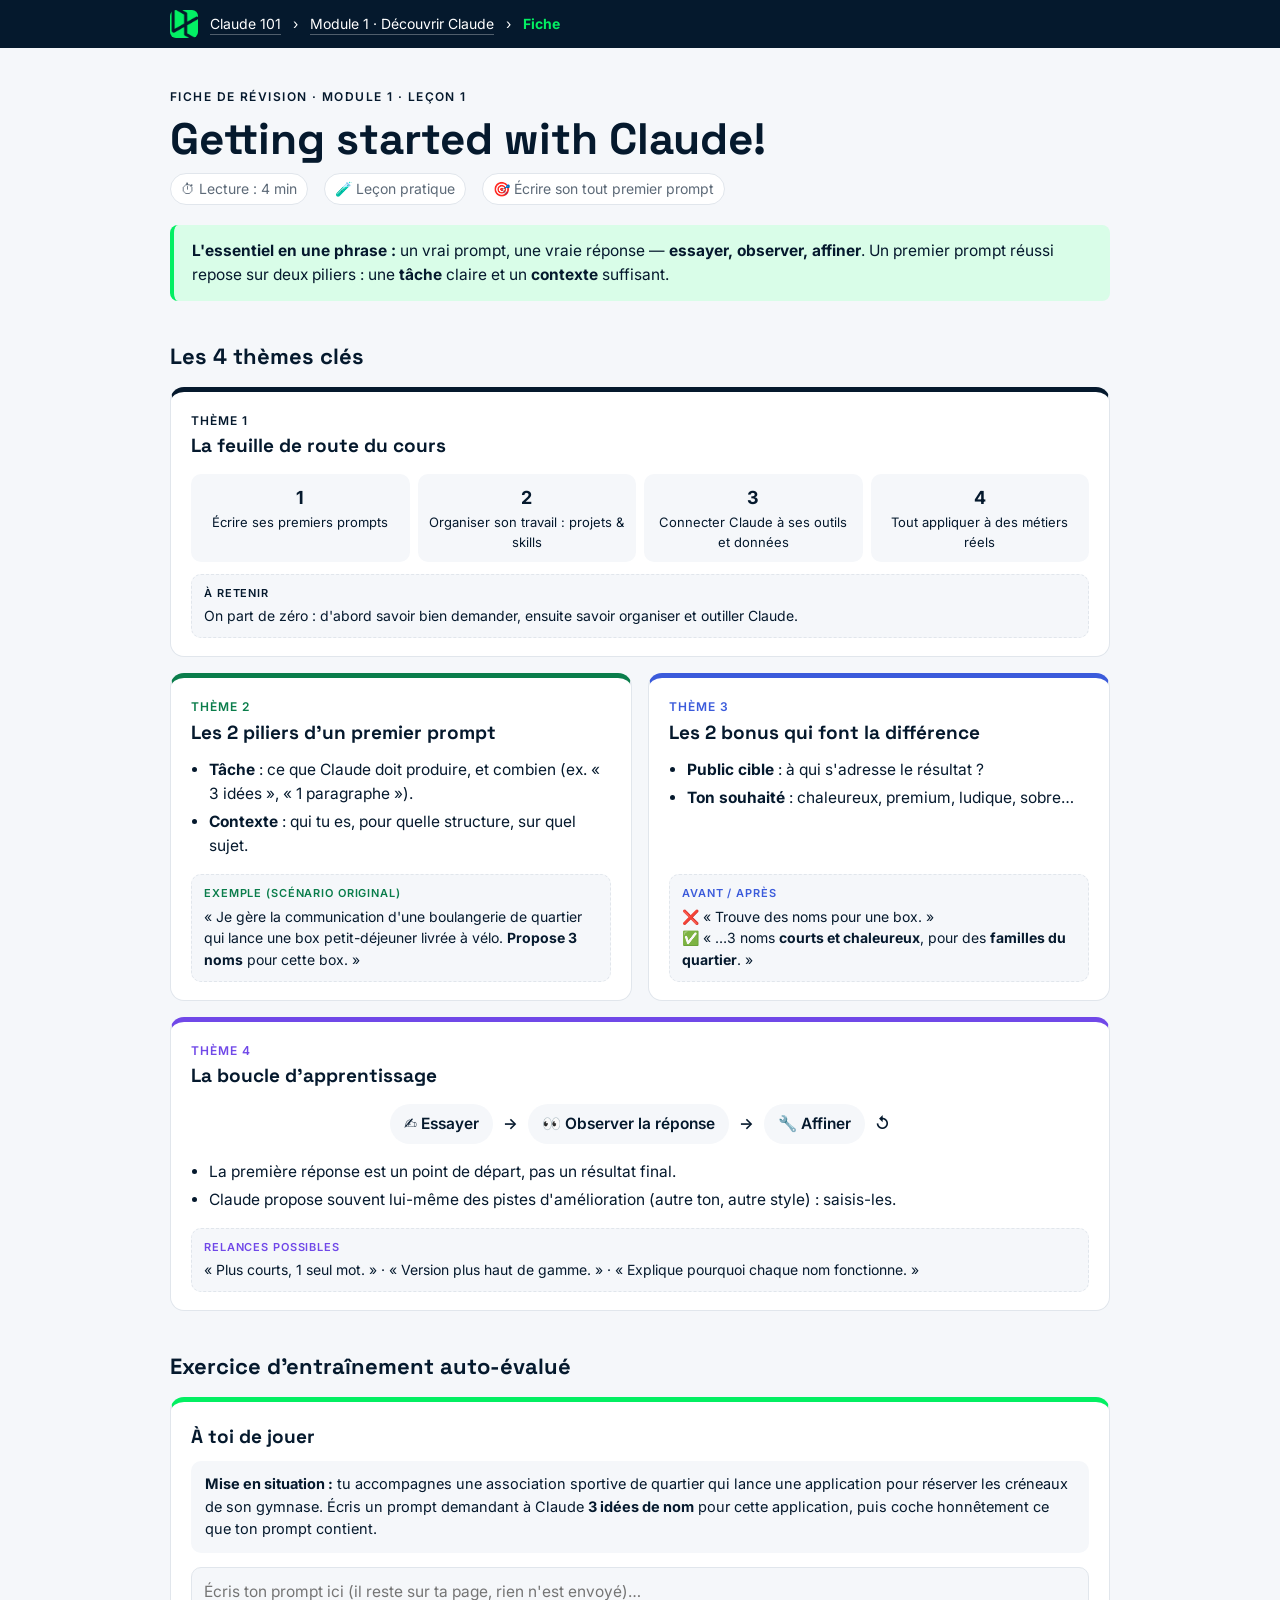
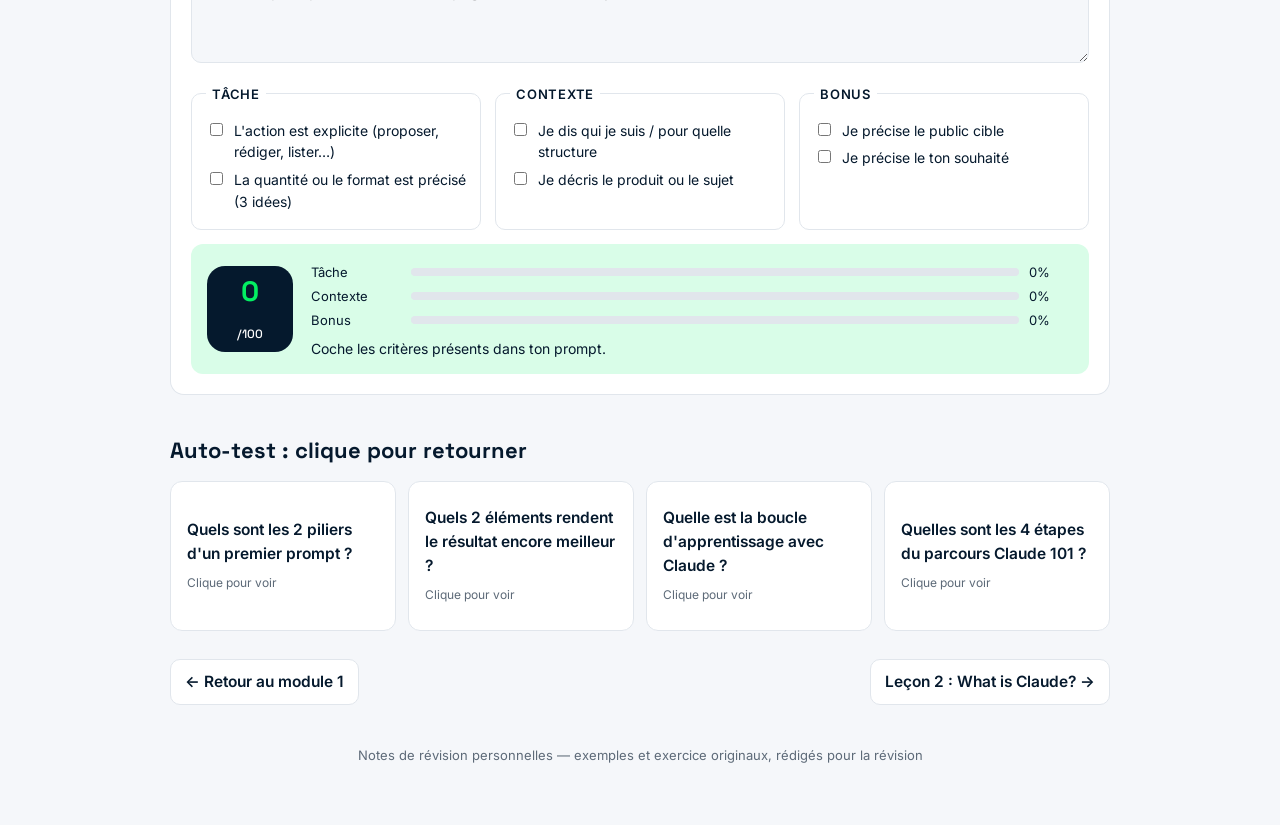
<file: fiches/module-1/getting-started.html>
<!DOCTYPE html>
<html lang="fr">
<head>
<meta charset="utf-8">
<meta name="viewport" content="width=device-width, initial-scale=1">
<title>Getting started with Claude! — Claude 101</title>
<link rel="icon" href="../../assets/img/datacamp-icon.png">
<link rel="preconnect" href="https://fonts.googleapis.com">
<link href="https://fonts.googleapis.com/css2?family=Inter:wght@400;500;600&family=Space+Grotesk:wght@600;700&display=swap" rel="stylesheet">
<style>
  :root{
    --bg:#f5f7fa; --card:#ffffff; --ink:#05192d; --muted:#5d6a78; --line:#e1e6ec;
    --accent:#05192d; --accent-soft:#d9fde8; --green:#03ef62;
    --c1:#05192d; --c2:#0a7d4b; --c3:#3b5bdb; --c4:#b07a00; --c5:#7048e8;
  }
  @media (prefers-color-scheme: dark){
    :root{ --bg:#0b1724; --card:#13253a; --ink:#eef3f8; --muted:#9fb0c2; --line:#22384f; --accent:#03ef62; --accent-soft:#123a2a; --c1:#03ef62; }
  }
  *{box-sizing:border-box}
  body{margin:0;background:var(--bg);color:var(--ink);font:15.5px/1.55 Inter,system-ui,sans-serif}
  .wrap{max-width:980px;margin:0 auto;padding:40px 20px 60px}
  header{margin-bottom:28px}
  .kicker{font-size:12px;letter-spacing:.12em;text-transform:uppercase;color:var(--accent);font-weight:600}
  h1{font-family:"Space Grotesk",Inter,sans-serif;font-size:clamp(30px,5vw,44px);line-height:1.1;margin:8px 0 10px}
  .meta{color:var(--muted);font-size:14px;display:flex;gap:16px;flex-wrap:wrap}
  .meta span{background:var(--card);border:1px solid var(--line);padding:4px 10px;border-radius:99px}
  .tldr{margin-top:20px;background:var(--accent-soft);border-left:4px solid var(--green);padding:14px 18px;border-radius:8px}
  .tldr b{color:var(--accent)}
  h2{font-family:"Space Grotesk",Inter,sans-serif;font-size:22px;margin:38px 0 14px}
  .grid{display:grid;grid-template-columns:repeat(2,1fr);gap:16px}
  @media (max-width:680px){.grid{grid-template-columns:1fr}}
  .card{background:var(--card);border:1px solid var(--line);border-radius:14px;padding:20px 20px 18px;border-top:5px solid var(--c,var(--accent));display:flex;flex-direction:column}
  .card .num{font-size:12px;font-weight:600;color:var(--c);letter-spacing:.08em;text-transform:uppercase}
  .card h3{font-family:"Space Grotesk",Inter,sans-serif;font-size:19px;margin:4px 0 10px;line-height:1.25}
  .card ul{margin:0 0 12px;padding-left:18px}
  .card li{margin:4px 0}
  .ex{margin-top:auto;background:var(--bg);border:1px dashed var(--line);border-radius:10px;padding:10px 12px;font-size:14px}
  .ex .lbl{display:block;font-size:11px;font-weight:600;text-transform:uppercase;letter-spacing:.08em;color:var(--c);margin-bottom:3px}
  .wide{grid-column:1/-1}
  .trio{display:grid;grid-template-columns:repeat(auto-fit,minmax(200px,1fr));gap:10px;margin:6px 0 12px}
  .trio div{background:var(--bg);border-radius:10px;padding:10px 12px;font-size:14px}
  .trio b{display:block;color:var(--c);margin-bottom:2px}
  mark{background:var(--accent-soft);color:inherit;padding:0 3px;border-radius:3px}
  .flash{display:grid;grid-template-columns:repeat(auto-fit,minmax(220px,1fr));gap:12px}
  .fc{perspective:900px;height:150px;cursor:pointer;border:0;background:none;padding:0;font:inherit;color:inherit;text-align:left}
  .fc-in{position:relative;width:100%;height:100%;transition:transform .45s;transform-style:preserve-3d}
  .fc.on .fc-in{transform:rotateY(180deg)}
  .face{position:absolute;inset:0;backface-visibility:hidden;border-radius:12px;padding:16px;display:flex;flex-direction:column;justify-content:center;border:1px solid var(--line)}
  .front{background:var(--card);font-weight:600}
  .front small{font-weight:400;color:var(--muted);margin-top:8px;font-size:12px}
  .back{background:#05192d;color:#fff;border-color:var(--green);transform:rotateY(180deg);font-size:14px}
  .tip{background:var(--card);border:1px solid var(--line);border-radius:14px;padding:18px 20px}
  .tip h3{margin:0 0 8px;font-size:16px}
  .tip ol{margin:0;padding-left:20px}
  .topbar{background:#05192d;color:#fff}
  .topbar .in{max-width:980px;margin:0 auto;padding:10px 20px;display:flex;align-items:center;gap:12px;font-size:14px}
  .topbar img{width:28px;height:28px;border-radius:6px}
  .topbar a{color:#fff;text-decoration:none;border-bottom:1px solid rgba(255,255,255,.3)}
  .topbar b{color:#03ef62}
  .backnav{display:flex;justify-content:space-between;gap:12px;flex-wrap:wrap;margin-top:28px}
  .backnav a{text-decoration:none;font-weight:600;color:var(--ink);background:var(--card);border:1px solid var(--line);padding:10px 14px;border-radius:10px}
  footer{margin-top:40px;color:var(--muted);font-size:13px;text-align:center}

  /* Impression / export PDF : pas de carte coupée entre deux pages */
  @page{size:A4;margin:12mm}
  @media print{
    .topbar,.backnav{display:none}
    :root{--bg:#fff;--card:#fff;--ink:#05192d;--muted:#555;--line:#ccc;--accent:#05192d;--accent-soft:#d9fde8}
    body{font-size:12.5px;-webkit-print-color-adjust:exact;print-color-adjust:exact}
    .wrap{max-width:none;padding:0}
    h2{break-after:avoid;page-break-after:avoid;margin-top:22px}
    .grid,.flash{display:block}
    .card,.tip,.tldr,.ex,.trio div{break-inside:avoid;page-break-inside:avoid}
    .card{margin-bottom:12px}
    .trio{display:grid;grid-template-columns:1fr 1fr 1fr}
    /* Flashcards : question + réponse visibles à plat */
    .fc{display:block;height:auto;width:100%;margin-bottom:8px;break-inside:avoid;page-break-inside:avoid;perspective:none}
    .fc-in{transform:none!important;height:auto}
    .face{position:static;backface-visibility:visible;transform:none!important}
    .front{border-radius:10px 10px 0 0;border-bottom:0}
    .front small{display:none}
    .back{border-radius:0 0 10px 10px;background:var(--accent-soft);color:var(--ink)}
    .back::before{content:"Réponse : ";font-weight:600;color:var(--accent)}
  }

  /* Exercice auto-évalué */
  .lab{background:var(--card);border:1px solid var(--line);border-radius:14px;padding:20px;border-top:5px solid var(--green)}
  .lab h3{font-family:"Space Grotesk",Inter,sans-serif;margin:0 0 6px;font-size:19px}
  .lab .brief{background:var(--bg);border-radius:10px;padding:12px 14px;margin:10px 0 14px;font-size:14.5px}
  .lab textarea{width:100%;min-height:96px;border:1px solid var(--line);border-radius:10px;padding:12px;font:inherit;background:var(--bg);color:var(--ink);resize:vertical}
  .crit{display:grid;grid-template-columns:repeat(auto-fit,minmax(260px,1fr));gap:14px;margin:14px 0}
  .crit fieldset{border:1px solid var(--line);border-radius:10px;padding:10px 14px;margin:0}
  .crit legend{font-weight:600;font-size:13px;padding:0 6px;text-transform:uppercase;letter-spacing:.06em}
  .crit label{display:flex;gap:8px;align-items:flex-start;margin:6px 0;font-size:14px;cursor:pointer}
  .crit input{margin-top:3px;accent-color:#03ef62}
  .score{display:grid;grid-template-columns:auto 1fr;gap:18px;align-items:center;background:var(--accent-soft);border-radius:12px;padding:14px 16px}
  .big{width:86px;height:86px;border-radius:18px;background:#05192d;color:#03ef62;display:grid;place-items:center;font:700 28px "Space Grotesk",sans-serif;line-height:1;text-align:center}
  .big small{display:block;font-size:12px;color:#fff;font-weight:500}
  .meter{display:grid;grid-template-columns:90px 1fr 44px;gap:10px;align-items:center;font-size:13px;margin:4px 0}
  .meter .t{height:8px;background:var(--line);border-radius:99px;overflow:hidden}
  .meter .t span{display:block;height:100%;width:0;background:#05192d;transition:width .3s}
  .meter.bonus .t span{background:#03ef62}
  #fb{margin:8px 0 0;font-size:14px}
  .road{display:grid;grid-template-columns:repeat(4,1fr);gap:8px;margin:6px 0 12px}
  .road div{background:var(--bg);border-radius:10px;padding:10px;font-size:13px;text-align:center}
  .road b{display:block;font-size:18px;color:var(--c)}
  .loop{display:flex;align-items:center;justify-content:center;gap:10px;flex-wrap:wrap;margin:6px 0 12px;font-weight:600}
  .loop span{background:var(--bg);padding:8px 14px;border-radius:99px}
  @media (max-width:680px){.road{grid-template-columns:1fr 1fr}}
  @media print{ .lab textarea{min-height:60px} }
</style>
</head>
<body>
<div class="topbar"><div class="in">
  <img src="../../assets/img/datacamp-icon.png" alt="">
  <a href="../../index.html">Claude 101</a> › <a href="../../module-1.html">Module 1 · Découvrir Claude</a> › <b>Fiche</b>
</div></div>
<div class="wrap">
  <header>
    <div class="kicker">Fiche de révision · Module 1 · Leçon 1</div>
    <h1>Getting started with Claude!</h1>
    <div class="meta"><span>⏱ Lecture : 4 min</span><span>🧪 Leçon pratique</span><span>🎯 Écrire son tout premier prompt</span></div>
    <div class="tldr"><b>L'essentiel en une phrase :</b> un vrai prompt, une vraie réponse — <b>essayer, observer, affiner</b>. Un premier prompt réussi repose sur deux piliers : une <b>tâche</b> claire et un <b>contexte</b> suffisant.</div>
  </header>

  <h2>Les 4 thèmes clés</h2>
  <div class="grid">

    <article class="card wide" style="--c:var(--c1)">
      <span class="num">Thème 1</span>
      <h3>La feuille de route du cours</h3>
      <div class="road">
        <div><b>1</b>Écrire ses premiers prompts</div>
        <div><b>2</b>Organiser son travail : projets &amp; skills</div>
        <div><b>3</b>Connecter Claude à ses outils et données</div>
        <div><b>4</b>Tout appliquer à des métiers réels</div>
      </div>
      <div class="ex"><span class="lbl">À retenir</span>On part de zéro : d'abord savoir bien demander, ensuite savoir organiser et outiller Claude.</div>
    </article>

    <article class="card" style="--c:var(--c2)">
      <span class="num">Thème 2</span>
      <h3>Les 2 piliers d'un premier prompt</h3>
      <ul>
        <li><b>Tâche</b> : ce que Claude doit produire, et combien (ex. « 3 idées », « 1 paragraphe »).</li>
        <li><b>Contexte</b> : qui tu es, pour quelle structure, sur quel sujet.</li>
      </ul>
      <div class="ex"><span class="lbl">Exemple (scénario original)</span>« Je gère la communication d'une boulangerie de quartier qui lance une box petit-déjeuner livrée à vélo. <b>Propose 3 noms</b> pour cette box. »</div>
    </article>

    <article class="card" style="--c:var(--c3)">
      <span class="num">Thème 3</span>
      <h3>Les 2 bonus qui font la différence</h3>
      <ul>
        <li><b>Public cible</b> : à qui s'adresse le résultat ?</li>
        <li><b>Ton souhaité</b> : chaleureux, premium, ludique, sobre…</li>
      </ul>
      <div class="ex"><span class="lbl">Avant / après</span>❌ « Trouve des noms pour une box. »<br>✅ « …3 noms <b>courts et chaleureux</b>, pour des <b>familles du quartier</b>. »</div>
    </article>

    <article class="card wide" style="--c:var(--c5)">
      <span class="num">Thème 4</span>
      <h3>La boucle d'apprentissage</h3>
      <div class="loop"><span>✍️ Essayer</span>→<span>👀 Observer la réponse</span>→<span>🔧 Affiner</span>↺</div>
      <ul>
        <li>La première réponse est un point de départ, pas un résultat final.</li>
        <li>Claude propose souvent lui-même des pistes d'amélioration (autre ton, autre style) : saisis-les.</li>
      </ul>
      <div class="ex"><span class="lbl">Relances possibles</span>« Plus courts, 1 seul mot. » · « Version plus haut de gamme. » · « Explique pourquoi chaque nom fonctionne. »</div>
    </article>
  </div>

  <h2>Exercice d'entraînement auto-évalué</h2>
  <section class="lab">
    <h3>À toi de jouer</h3>
    <div class="brief"><b>Mise en situation :</b> tu accompagnes une association sportive de quartier qui lance une application pour réserver les créneaux de son gymnase. Écris un prompt demandant à Claude <b>3 idées de nom</b> pour cette application, puis coche honnêtement ce que ton prompt contient.</div>
    <textarea id="prompt" placeholder="Écris ton prompt ici (il reste sur ta page, rien n'est envoyé)…"></textarea>
    <div class="crit">
      <fieldset><legend>Tâche</legend>
        <label><input type="checkbox" data-g="task"> L'action est explicite (proposer, rédiger, lister…)</label>
        <label><input type="checkbox" data-g="task"> La quantité ou le format est précisé (3 idées)</label>
      </fieldset>
      <fieldset><legend>Contexte</legend>
        <label><input type="checkbox" data-g="ctx"> Je dis qui je suis / pour quelle structure</label>
        <label><input type="checkbox" data-g="ctx"> Je décris le produit ou le sujet</label>
      </fieldset>
      <fieldset><legend>Bonus</legend>
        <label><input type="checkbox" data-g="bonus"> Je précise le public cible</label>
        <label><input type="checkbox" data-g="bonus"> Je précise le ton souhaité</label>
      </fieldset>
    </div>
    <div class="score">
      <div class="big" id="total">0<small>/100</small></div>
      <div>
        <div class="meter"><span>Tâche</span><div class="t"><span id="m-task"></span></div><span id="p-task">0%</span></div>
        <div class="meter"><span>Contexte</span><div class="t"><span id="m-ctx"></span></div><span id="p-ctx">0%</span></div>
        <div class="meter bonus"><span>Bonus</span><div class="t"><span id="m-bonus"></span></div><span id="p-bonus">0%</span></div>
        <p id="fb">Coche les critères présents dans ton prompt.</p>
      </div>
    </div>
  </section>

  <h2>Auto-test : clique pour retourner</h2>
  <div class="flash">
    <button class="fc"><div class="fc-in"><div class="face front">Quels sont les 2 piliers d'un premier prompt ?<small>Clique pour voir</small></div><div class="face back">La tâche (quoi + combien) et le contexte (qui, pour qui, sur quoi).</div></div></button>
    <button class="fc"><div class="fc-in"><div class="face front">Quels 2 éléments rendent le résultat encore meilleur ?<small>Clique pour voir</small></div><div class="face back">Le public cible et le ton souhaité.</div></div></button>
    <button class="fc"><div class="fc-in"><div class="face front">Quelle est la boucle d'apprentissage avec Claude ?<small>Clique pour voir</small></div><div class="face back">Essayer → observer la réponse → affiner, et recommencer.</div></div></button>
    <button class="fc"><div class="fc-in"><div class="face front">Quelles sont les 4 étapes du parcours Claude 101 ?<small>Clique pour voir</small></div><div class="face back">Premiers prompts · Projets &amp; skills · Connecteurs &amp; données · Cas d'usage métier.</div></div></button>
  </div>

  <nav class="backnav"><a href="../../module-1.html">← Retour au module 1</a><a href="what-is-claude.html">Leçon 2 : What is Claude? →</a></nav>
  <footer>Notes de révision personnelles — exemples et exercice originaux, rédigés pour la révision</footer>
</div>
<script>
document.querySelectorAll('.fc').forEach(b=>b.addEventListener('click',()=>b.classList.toggle('on')));
(function(){
  const boxes=[...document.querySelectorAll('.crit input')];
  const pct=g=>{const b=boxes.filter(x=>x.dataset.g===g);return Math.round(100*b.filter(x=>x.checked).length/b.length)};
  function upd(){
    const t=pct('task'),c=pct('ctx'),bo=pct('bonus');
    [['task',t],['ctx',c],['bonus',bo]].forEach(([g,v])=>{document.getElementById('m-'+g).style.width=v+'%';document.getElementById('p-'+g).textContent=v+'%'});
    const total=Math.round(t*0.4+c*0.4+bo*0.2);
    document.getElementById('total').innerHTML=total+'<small>/100</small>';
    let fb;
    if(t<100) fb="Précise davantage la tâche : quelle action, et combien de propositions ?";
    else if(c<100) fb="Ajoute du contexte : qui tu es et ce qu'est l'application.";
    else if(bo<100) fb="Très bon prompt ! Pour aller plus loin, précise le public et le ton.";
    else fb="Prompt complet 🎉 Teste-le dans Claude, puis affine avec une relance.";
    document.getElementById('fb').textContent=fb;
  }
  boxes.forEach(b=>b.addEventListener('change',upd));
})();
</script>
</body>
</html>
</file>
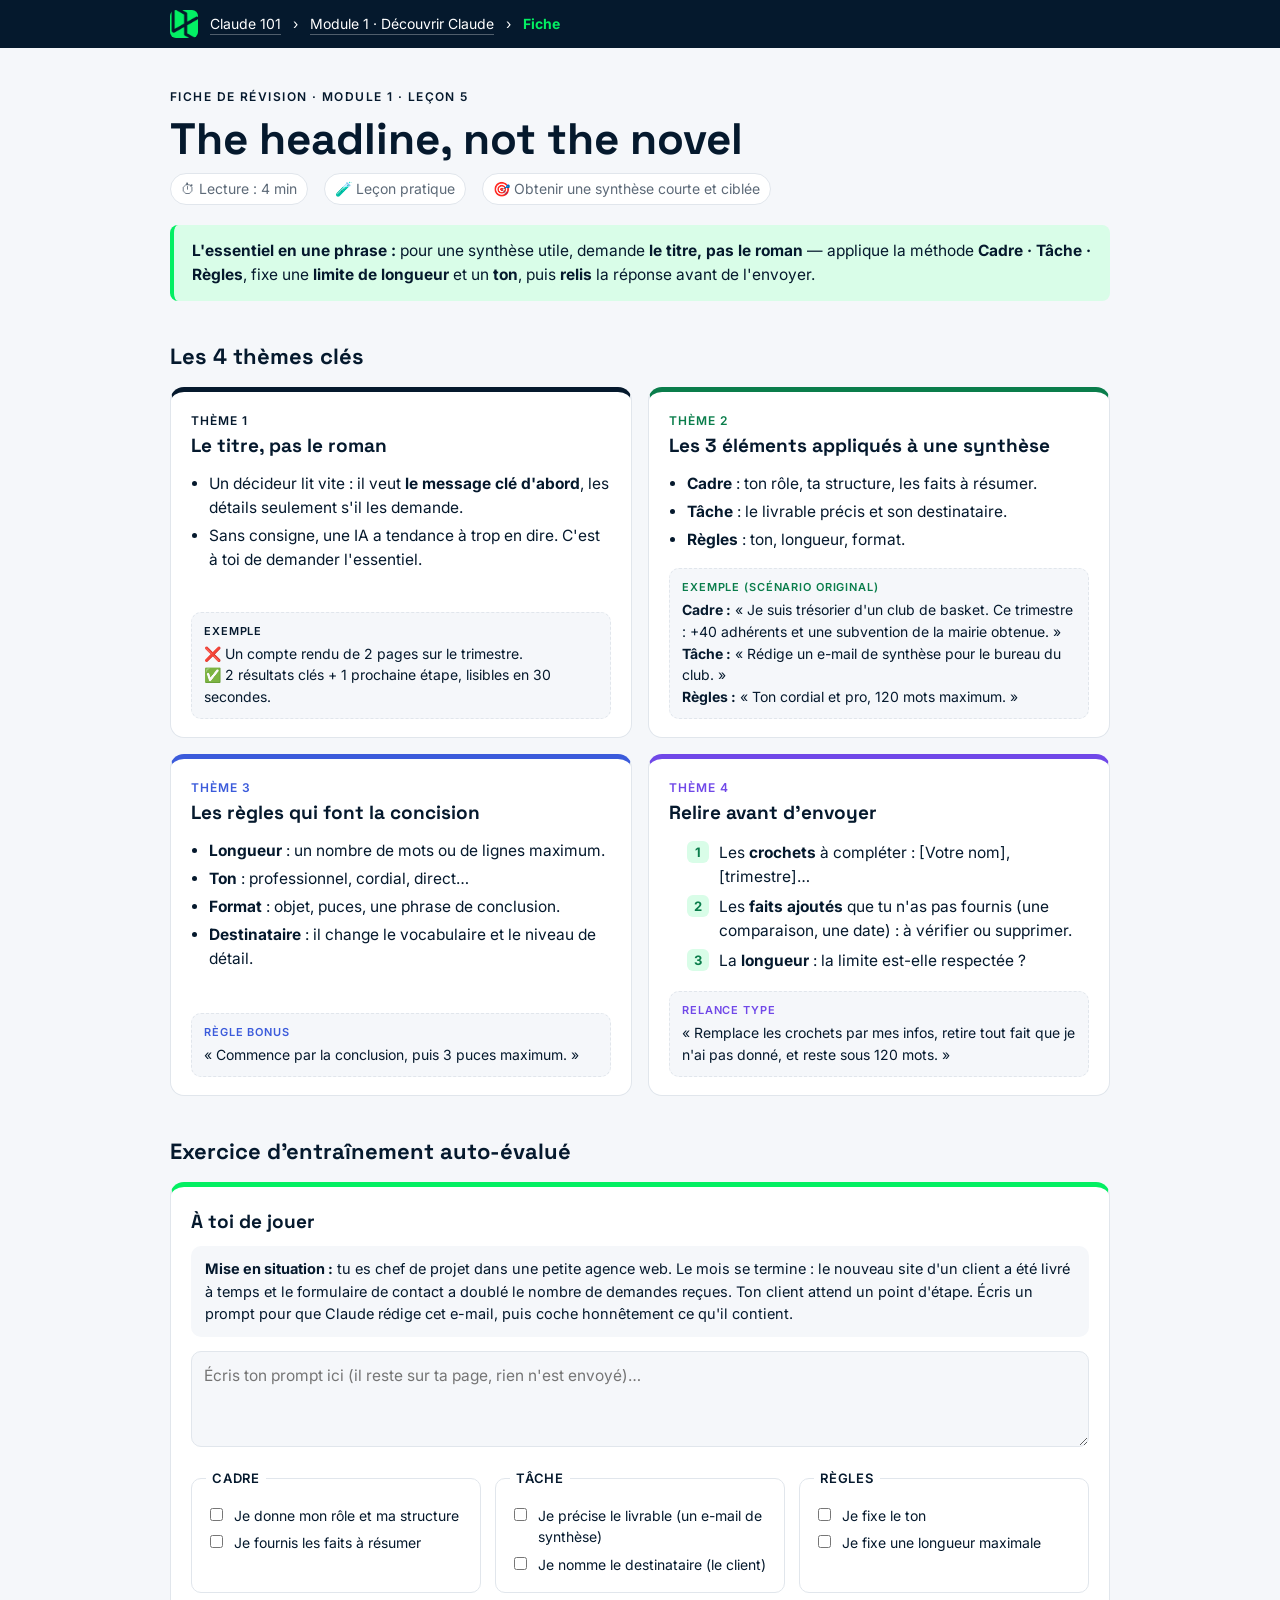
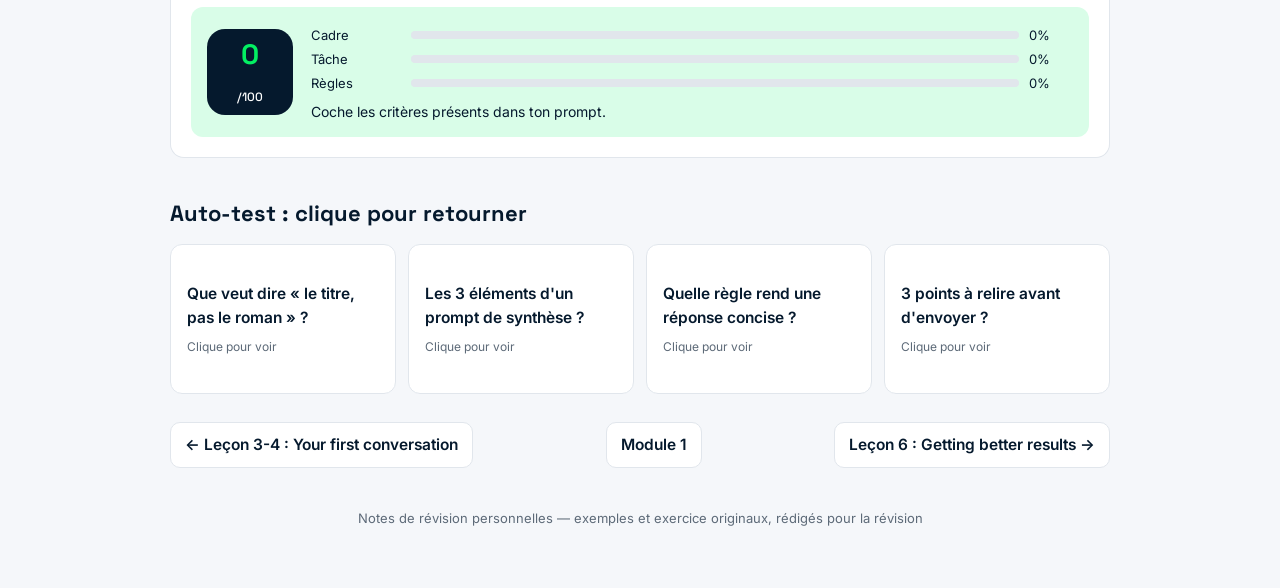
<file: fiches/module-1/the-headline-not-the-novel.html>
<!DOCTYPE html>
<html lang="fr">
<head>
<meta charset="utf-8">
<meta name="viewport" content="width=device-width, initial-scale=1">
<title>The headline, not the novel — Claude 101</title>
<link rel="icon" href="../../assets/img/datacamp-icon.png">
<link rel="preconnect" href="https://fonts.googleapis.com">
<link href="https://fonts.googleapis.com/css2?family=Inter:wght@400;500;600&family=Space+Grotesk:wght@600;700&display=swap" rel="stylesheet">
<style>
  :root{
    --bg:#f5f7fa; --card:#ffffff; --ink:#05192d; --muted:#5d6a78; --line:#e1e6ec;
    --accent:#05192d; --accent-soft:#d9fde8; --green:#03ef62;
    --c1:#05192d; --c2:#0a7d4b; --c3:#3b5bdb; --c4:#b07a00; --c5:#7048e8;
  }
  @media (prefers-color-scheme: dark){
    :root{ --bg:#0b1724; --card:#13253a; --ink:#eef3f8; --muted:#9fb0c2; --line:#22384f; --accent:#03ef62; --accent-soft:#123a2a; --c1:#03ef62; }
  }
  *{box-sizing:border-box}
  body{margin:0;background:var(--bg);color:var(--ink);font:15.5px/1.55 Inter,system-ui,sans-serif}
  .wrap{max-width:980px;margin:0 auto;padding:40px 20px 60px}
  header{margin-bottom:28px}
  .kicker{font-size:12px;letter-spacing:.12em;text-transform:uppercase;color:var(--accent);font-weight:600}
  h1{font-family:"Space Grotesk",Inter,sans-serif;font-size:clamp(30px,5vw,44px);line-height:1.1;margin:8px 0 10px}
  .meta{color:var(--muted);font-size:14px;display:flex;gap:16px;flex-wrap:wrap}
  .meta span{background:var(--card);border:1px solid var(--line);padding:4px 10px;border-radius:99px}
  .tldr{margin-top:20px;background:var(--accent-soft);border-left:4px solid var(--green);padding:14px 18px;border-radius:8px}
  .tldr b{color:var(--accent)}
  h2{font-family:"Space Grotesk",Inter,sans-serif;font-size:22px;margin:38px 0 14px}
  .grid{display:grid;grid-template-columns:repeat(2,1fr);gap:16px}
  @media (max-width:680px){.grid{grid-template-columns:1fr}}
  .card{background:var(--card);border:1px solid var(--line);border-radius:14px;padding:20px 20px 18px;border-top:5px solid var(--c,var(--accent));display:flex;flex-direction:column}
  .card .num{font-size:12px;font-weight:600;color:var(--c);letter-spacing:.08em;text-transform:uppercase}
  .card h3{font-family:"Space Grotesk",Inter,sans-serif;font-size:19px;margin:4px 0 10px;line-height:1.25}
  .card ul{margin:0 0 12px;padding-left:18px}
  .card li{margin:4px 0}
  .ex{margin-top:auto;background:var(--bg);border:1px dashed var(--line);border-radius:10px;padding:10px 12px;font-size:14px}
  .ex .lbl{display:block;font-size:11px;font-weight:600;text-transform:uppercase;letter-spacing:.08em;color:var(--c);margin-bottom:3px}
  .wide{grid-column:1/-1}
  .trio{display:grid;grid-template-columns:repeat(auto-fit,minmax(200px,1fr));gap:10px;margin:6px 0 12px}
  .trio div{background:var(--bg);border-radius:10px;padding:10px 12px;font-size:14px}
  .trio b{display:block;color:var(--c);margin-bottom:2px}
  mark{background:var(--accent-soft);color:inherit;padding:0 3px;border-radius:3px}
  .flash{display:grid;grid-template-columns:repeat(auto-fit,minmax(220px,1fr));gap:12px}
  .fc{perspective:900px;height:150px;cursor:pointer;border:0;background:none;padding:0;font:inherit;color:inherit;text-align:left}
  .fc-in{position:relative;width:100%;height:100%;transition:transform .45s;transform-style:preserve-3d}
  .fc.on .fc-in{transform:rotateY(180deg)}
  .face{position:absolute;inset:0;backface-visibility:hidden;border-radius:12px;padding:16px;display:flex;flex-direction:column;justify-content:center;border:1px solid var(--line)}
  .front{background:var(--card);font-weight:600}
  .front small{font-weight:400;color:var(--muted);margin-top:8px;font-size:12px}
  .back{background:#05192d;color:#fff;border-color:var(--green);transform:rotateY(180deg);font-size:14px}
  .tip{background:var(--card);border:1px solid var(--line);border-radius:14px;padding:18px 20px}
  .tip h3{margin:0 0 8px;font-size:16px}
  .tip ol{margin:0;padding-left:20px}
  .topbar{background:#05192d;color:#fff}
  .topbar .in{max-width:980px;margin:0 auto;padding:10px 20px;display:flex;align-items:center;gap:12px;font-size:14px}
  .topbar img{width:28px;height:28px;border-radius:6px}
  .topbar a{color:#fff;text-decoration:none;border-bottom:1px solid rgba(255,255,255,.3)}
  .topbar b{color:#03ef62}
  .backnav{display:flex;justify-content:space-between;gap:12px;flex-wrap:wrap;margin-top:28px}
  .backnav a{text-decoration:none;font-weight:600;color:var(--ink);background:var(--card);border:1px solid var(--line);padding:10px 14px;border-radius:10px}
  footer{margin-top:40px;color:var(--muted);font-size:13px;text-align:center}

  /* Impression / export PDF : pas de carte coupée entre deux pages */
  @page{size:A4;margin:12mm}
  @media print{
    .topbar,.backnav{display:none}
    :root{--bg:#fff;--card:#fff;--ink:#05192d;--muted:#555;--line:#ccc;--accent:#05192d;--accent-soft:#d9fde8}
    body{font-size:12.5px;-webkit-print-color-adjust:exact;print-color-adjust:exact}
    .wrap{max-width:none;padding:0}
    h2{break-after:avoid;page-break-after:avoid;margin-top:22px}
    .grid,.flash{display:block}
    .card,.tip,.tldr,.ex,.trio div{break-inside:avoid;page-break-inside:avoid}
    .card{margin-bottom:12px}
    .trio{display:grid;grid-template-columns:1fr 1fr 1fr}
    /* Flashcards : question + réponse visibles à plat */
    .fc{display:block;height:auto;width:100%;margin-bottom:8px;break-inside:avoid;page-break-inside:avoid;perspective:none}
    .fc-in{transform:none!important;height:auto}
    .face{position:static;backface-visibility:visible;transform:none!important}
    .front{border-radius:10px 10px 0 0;border-bottom:0}
    .front small{display:none}
    .back{border-radius:0 0 10px 10px;background:var(--accent-soft);color:var(--ink)}
    .back::before{content:"Réponse : ";font-weight:600;color:var(--accent)}
  }

  /* Exercice auto-évalué */
  .lab{background:var(--card);border:1px solid var(--line);border-radius:14px;padding:20px;border-top:5px solid var(--green)}
  .lab h3{font-family:"Space Grotesk",Inter,sans-serif;margin:0 0 6px;font-size:19px}
  .lab .brief{background:var(--bg);border-radius:10px;padding:12px 14px;margin:10px 0 14px;font-size:14.5px}
  .lab textarea{width:100%;min-height:96px;border:1px solid var(--line);border-radius:10px;padding:12px;font:inherit;background:var(--bg);color:var(--ink);resize:vertical}
  .crit{display:grid;grid-template-columns:repeat(auto-fit,minmax(260px,1fr));gap:14px;margin:14px 0}
  .crit fieldset{border:1px solid var(--line);border-radius:10px;padding:10px 14px;margin:0}
  .crit legend{font-weight:600;font-size:13px;padding:0 6px;text-transform:uppercase;letter-spacing:.06em}
  .crit label{display:flex;gap:8px;align-items:flex-start;margin:6px 0;font-size:14px;cursor:pointer}
  .crit input{margin-top:3px;accent-color:#03ef62}
  .score{display:grid;grid-template-columns:auto 1fr;gap:18px;align-items:center;background:var(--accent-soft);border-radius:12px;padding:14px 16px}
  .big{width:86px;height:86px;border-radius:18px;background:#05192d;color:#03ef62;display:grid;place-items:center;font:700 28px "Space Grotesk",sans-serif;line-height:1;text-align:center}
  .big small{display:block;font-size:12px;color:#fff;font-weight:500}
  .meter{display:grid;grid-template-columns:90px 1fr 44px;gap:10px;align-items:center;font-size:13px;margin:4px 0}
  .meter .t{height:8px;background:var(--line);border-radius:99px;overflow:hidden}
  .meter .t span{display:block;height:100%;width:0;background:#05192d;transition:width .3s}
  .meter.bonus .t span{background:#03ef62}
  #fb{margin:8px 0 0;font-size:14px}
  .road{display:grid;grid-template-columns:repeat(4,1fr);gap:8px;margin:6px 0 12px}
  .road div{background:var(--bg);border-radius:10px;padding:10px;font-size:13px;text-align:center}
  .road b{display:block;font-size:18px;color:var(--c)}
  .loop{display:flex;align-items:center;justify-content:center;gap:10px;flex-wrap:wrap;margin:6px 0 12px;font-weight:600}
  .loop span{background:var(--bg);padding:8px 14px;border-radius:99px}
  @media (max-width:680px){.road{grid-template-columns:1fr 1fr}}
  @media print{ .lab textarea{min-height:60px} }

  .mail{background:var(--bg);border:1px solid var(--line);border-radius:10px;padding:12px 14px;font-size:13.5px;line-height:1.5}
  .mail b{display:block}
  .checks{list-style:none;padding:0;margin:0 0 12px}
  .checks li{display:flex;gap:10px;align-items:flex-start;margin:6px 0}
  .checks li span{flex:none;width:22px;height:22px;border-radius:6px;background:var(--accent-soft);display:grid;place-items:center;font-size:13px;font-weight:700;color:#0a7d4b}
</style>
</head>
<body>
<div class="topbar"><div class="in">
  <img src="../../assets/img/datacamp-icon.png" alt="">
  <a href="../../index.html">Claude 101</a> › <a href="../../module-1.html">Module 1 · Découvrir Claude</a> › <b>Fiche</b>
</div></div>
<div class="wrap">
  <header>
    <div class="kicker">Fiche de révision · Module 1 · Leçon 5</div>
    <h1>The headline, not the novel</h1>
    <div class="meta"><span>⏱ Lecture : 4 min</span><span>🧪 Leçon pratique</span><span>🎯 Obtenir une synthèse courte et ciblée</span></div>
    <div class="tldr"><b>L'essentiel en une phrase :</b> pour une synthèse utile, demande <b>le titre, pas le roman</b> — applique la méthode <b>Cadre · Tâche · Règles</b>, fixe une <b>limite de longueur</b> et un <b>ton</b>, puis <b>relis</b> la réponse avant de l'envoyer.</div>
  </header>

  <h2>Les 4 thèmes clés</h2>
  <div class="grid">

    <article class="card" style="--c:var(--c1)">
      <span class="num">Thème 1</span>
      <h3>Le titre, pas le roman</h3>
      <ul>
        <li>Un décideur lit vite : il veut <b>le message clé d'abord</b>, les détails seulement s'il les demande.</li>
        <li>Sans consigne, une IA a tendance à trop en dire. C'est à toi de demander l'essentiel.</li>
      </ul>
      <div class="ex"><span class="lbl">Exemple</span>❌ Un compte rendu de 2 pages sur le trimestre.<br>✅ 2 résultats clés + 1 prochaine étape, lisibles en 30 secondes.</div>
    </article>

    <article class="card" style="--c:var(--c2)">
      <span class="num">Thème 2</span>
      <h3>Les 3 éléments appliqués à une synthèse</h3>
      <ul>
        <li><b>Cadre</b> : ton rôle, ta structure, les faits à résumer.</li>
        <li><b>Tâche</b> : le livrable précis et son destinataire.</li>
        <li><b>Règles</b> : ton, longueur, format.</li>
      </ul>
      <div class="ex"><span class="lbl">Exemple (scénario original)</span><b>Cadre :</b> « Je suis trésorier d'un club de basket. Ce trimestre : +40 adhérents et une subvention de la mairie obtenue. »<br><b>Tâche :</b> « Rédige un e-mail de synthèse pour le bureau du club. »<br><b>Règles :</b> « Ton cordial et pro, 120 mots maximum. »</div>
    </article>

    <article class="card" style="--c:var(--c3)">
      <span class="num">Thème 3</span>
      <h3>Les règles qui font la concision</h3>
      <ul>
        <li><b>Longueur</b> : un nombre de mots ou de lignes maximum.</li>
        <li><b>Ton</b> : professionnel, cordial, direct…</li>
        <li><b>Format</b> : objet, puces, une phrase de conclusion.</li>
        <li><b>Destinataire</b> : il change le vocabulaire et le niveau de détail.</li>
      </ul>
      <div class="ex"><span class="lbl">Règle bonus</span>« Commence par la conclusion, puis 3 puces maximum. »</div>
    </article>

    <article class="card" style="--c:var(--c5)">
      <span class="num">Thème 4</span>
      <h3>Relire avant d'envoyer</h3>
      <ul class="checks">
        <li><span>1</span><div>Les <b>crochets</b> à compléter : [Votre nom], [trimestre]…</div></li>
        <li><span>2</span><div>Les <b>faits ajoutés</b> que tu n'as pas fournis (une comparaison, une date) : à vérifier ou supprimer.</div></li>
        <li><span>3</span><div>La <b>longueur</b> : la limite est-elle respectée ?</div></li>
      </ul>
      <div class="ex"><span class="lbl">Relance type</span>« Remplace les crochets par mes infos, retire tout fait que je n'ai pas donné, et reste sous 120 mots. »</div>
    </article>
  </div>

  <h2>Exercice d'entraînement auto-évalué</h2>
  <section class="lab">
    <h3>À toi de jouer</h3>
    <div class="brief"><b>Mise en situation :</b> tu es chef de projet dans une petite agence web. Le mois se termine : le nouveau site d'un client a été livré à temps et le formulaire de contact a doublé le nombre de demandes reçues. Ton client attend un point d'étape. Écris un prompt pour que Claude rédige cet e-mail, puis coche honnêtement ce qu'il contient.</div>
    <textarea id="prompt" placeholder="Écris ton prompt ici (il reste sur ta page, rien n'est envoyé)…"></textarea>
    <div class="crit">
      <fieldset><legend>Cadre</legend>
        <label><input type="checkbox" data-g="a"> Je donne mon rôle et ma structure</label>
        <label><input type="checkbox" data-g="a"> Je fournis les faits à résumer</label>
      </fieldset>
      <fieldset><legend>Tâche</legend>
        <label><input type="checkbox" data-g="b"> Je précise le livrable (un e-mail de synthèse)</label>
        <label><input type="checkbox" data-g="b"> Je nomme le destinataire (le client)</label>
      </fieldset>
      <fieldset><legend>Règles</legend>
        <label><input type="checkbox" data-g="c"> Je fixe le ton</label>
        <label><input type="checkbox" data-g="c"> Je fixe une longueur maximale</label>
      </fieldset>
    </div>
    <div class="score">
      <div class="big" id="total">0<small>/100</small></div>
      <div>
        <div class="meter"><span>Cadre</span><div class="t"><span id="m-a"></span></div><span id="p-a">0%</span></div>
        <div class="meter"><span>Tâche</span><div class="t"><span id="m-b"></span></div><span id="p-b">0%</span></div>
        <div class="meter bonus"><span>Règles</span><div class="t"><span id="m-c"></span></div><span id="p-c">0%</span></div>
        <p id="fb">Coche les critères présents dans ton prompt.</p>
      </div>
    </div>
  </section>

  <h2>Auto-test : clique pour retourner</h2>
  <div class="flash">
    <button class="fc"><div class="fc-in"><div class="face front">Que veut dire « le titre, pas le roman » ?<small>Clique pour voir</small></div><div class="face back">Donner le message clé d'abord ; les détails seulement sur demande.</div></div></button>
    <button class="fc"><div class="fc-in"><div class="face front">Les 3 éléments d'un prompt de synthèse ?<small>Clique pour voir</small></div><div class="face back">Cadre (rôle + faits) · Tâche (livrable + destinataire) · Règles (ton, longueur, format).</div></div></button>
    <button class="fc"><div class="fc-in"><div class="face front">Quelle règle rend une réponse concise ?<small>Clique pour voir</small></div><div class="face back">Une limite de longueur explicite : « 120 mots maximum ».</div></div></button>
    <button class="fc"><div class="fc-in"><div class="face front">3 points à relire avant d'envoyer ?<small>Clique pour voir</small></div><div class="face back">Les crochets à compléter · les faits ajoutés non fournis · le respect de la longueur.</div></div></button>
  </div>

  <nav class="backnav"><a href="your-first-conversation.html">← Leçon 3-4 : Your first conversation</a><a href="../../module-1.html">Module 1</a><a href="getting-better-results.html">Leçon 6 : Getting better results →</a></nav>
  <footer>Notes de révision personnelles — exemples et exercice originaux, rédigés pour la révision</footer>
</div>
<script>
document.querySelectorAll('.fc').forEach(b=>b.addEventListener('click',()=>b.classList.toggle('on')));
(function(){
  const boxes=[...document.querySelectorAll('.crit input')];
  const pct=g=>{const b=boxes.filter(x=>x.dataset.g===g);return Math.round(100*b.filter(x=>x.checked).length/b.length)};
  function upd(){
    const a=pct('a'),b=pct('b'),c=pct('c');
    [['a',a],['b',b],['c',c]].forEach(([g,v])=>{document.getElementById('m-'+g).style.width=v+'%';document.getElementById('p-'+g).textContent=v+'%'});
    const total=Math.round((a+b+c)/3);
    document.getElementById('total').innerHTML=total+'<small>/100</small>';
    let fb;
    if(a<100) fb="Pose le cadre : ton rôle, ta structure et les faits à résumer.";
    else if(b<100) fb="Précise la tâche : quel livrable, pour quel destinataire ?";
    else if(c<100) fb="Ajoute des règles : le ton et une longueur maximale.";
    else fb="Prompt complet 🎉 Teste-le dans Claude, puis relis la réponse avec la checklist du thème 4.";
    document.getElementById('fb').textContent=fb;
  }
  boxes.forEach(b=>b.addEventListener('change',upd));
})();
</script>
</body>
</html>
</file>
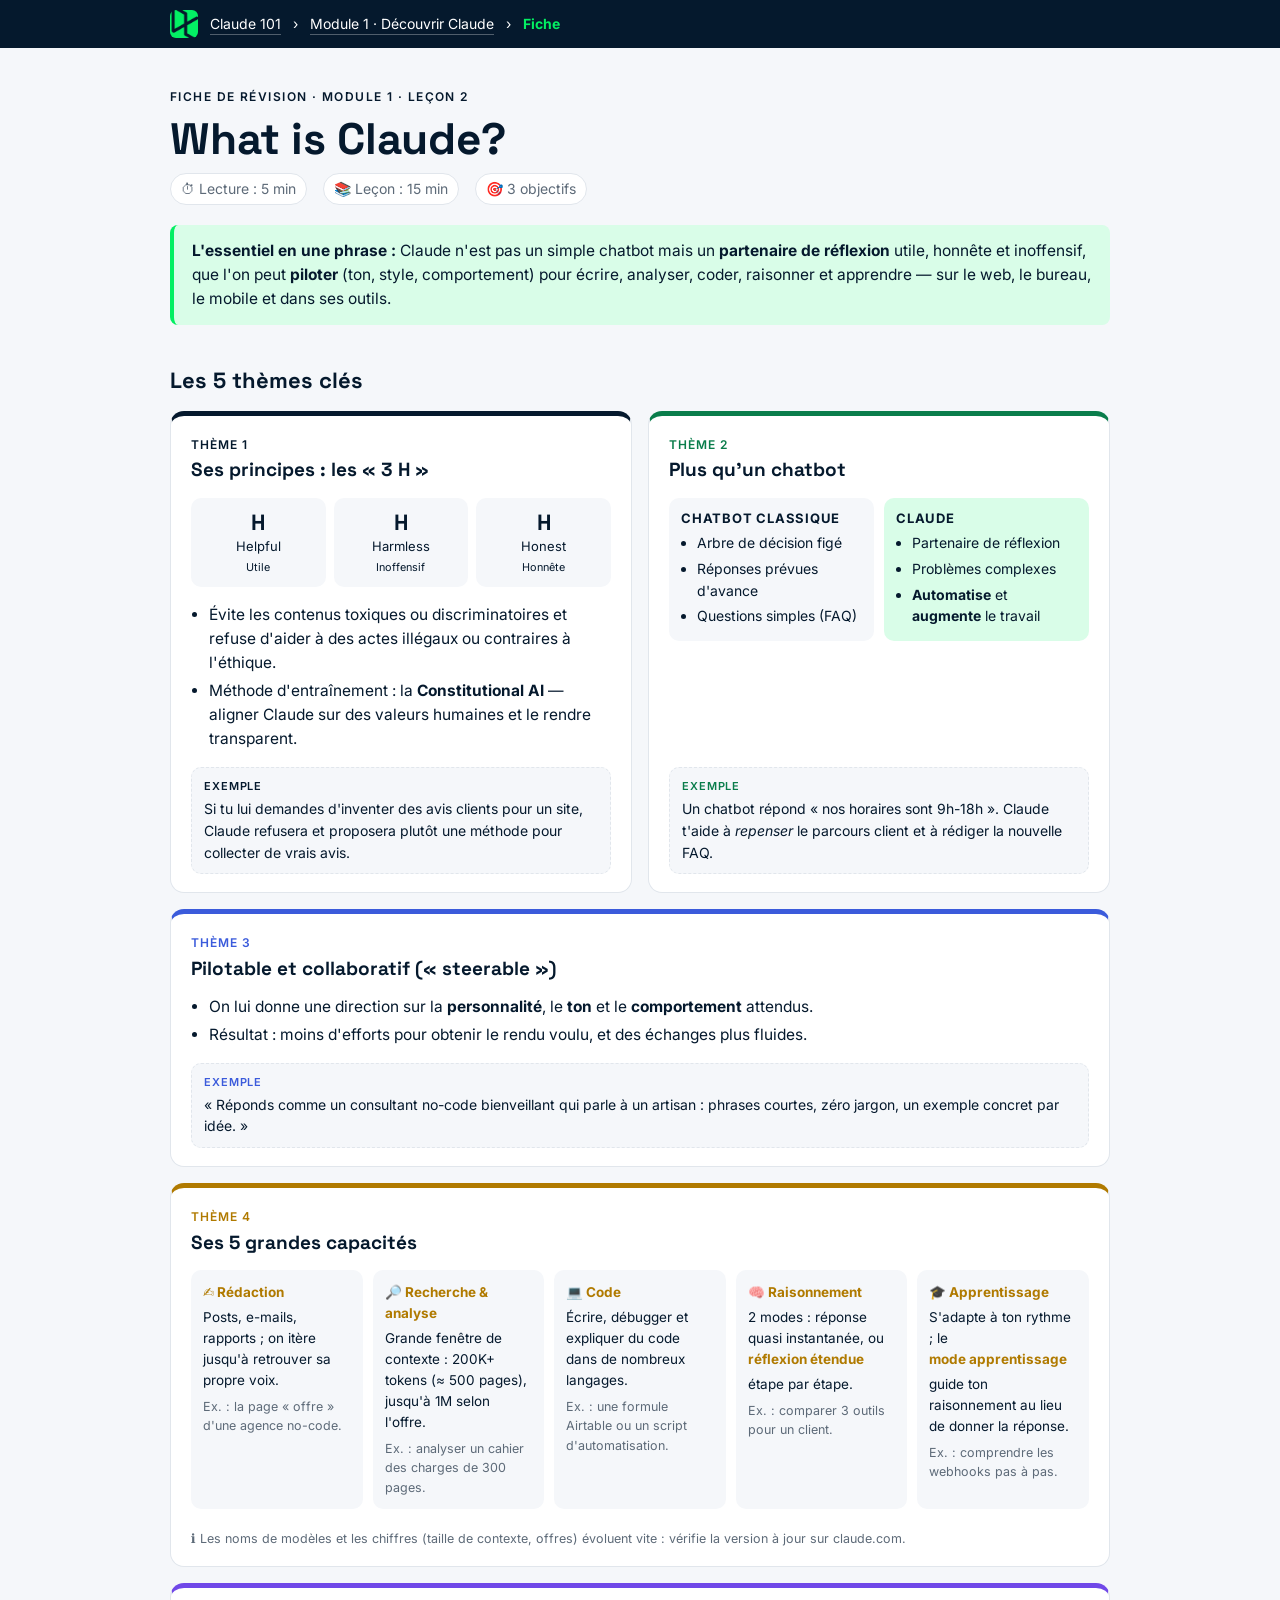
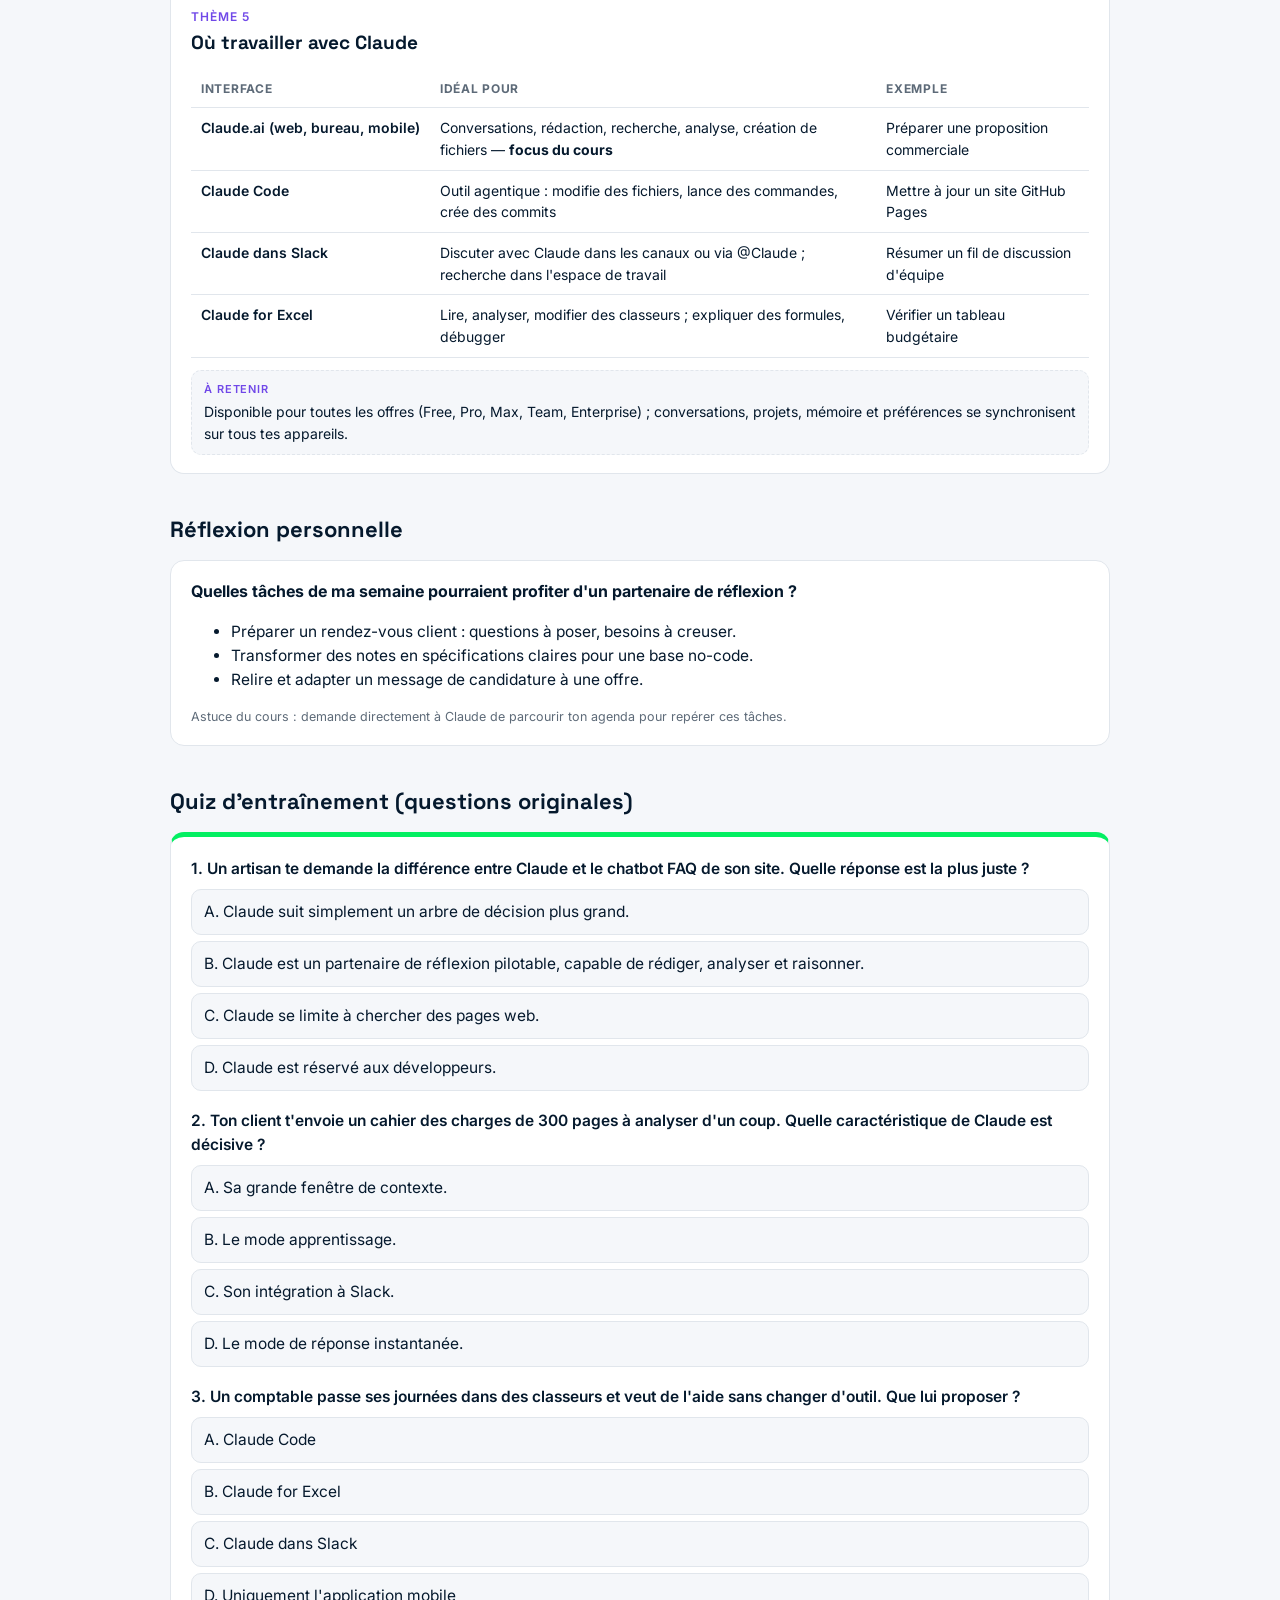
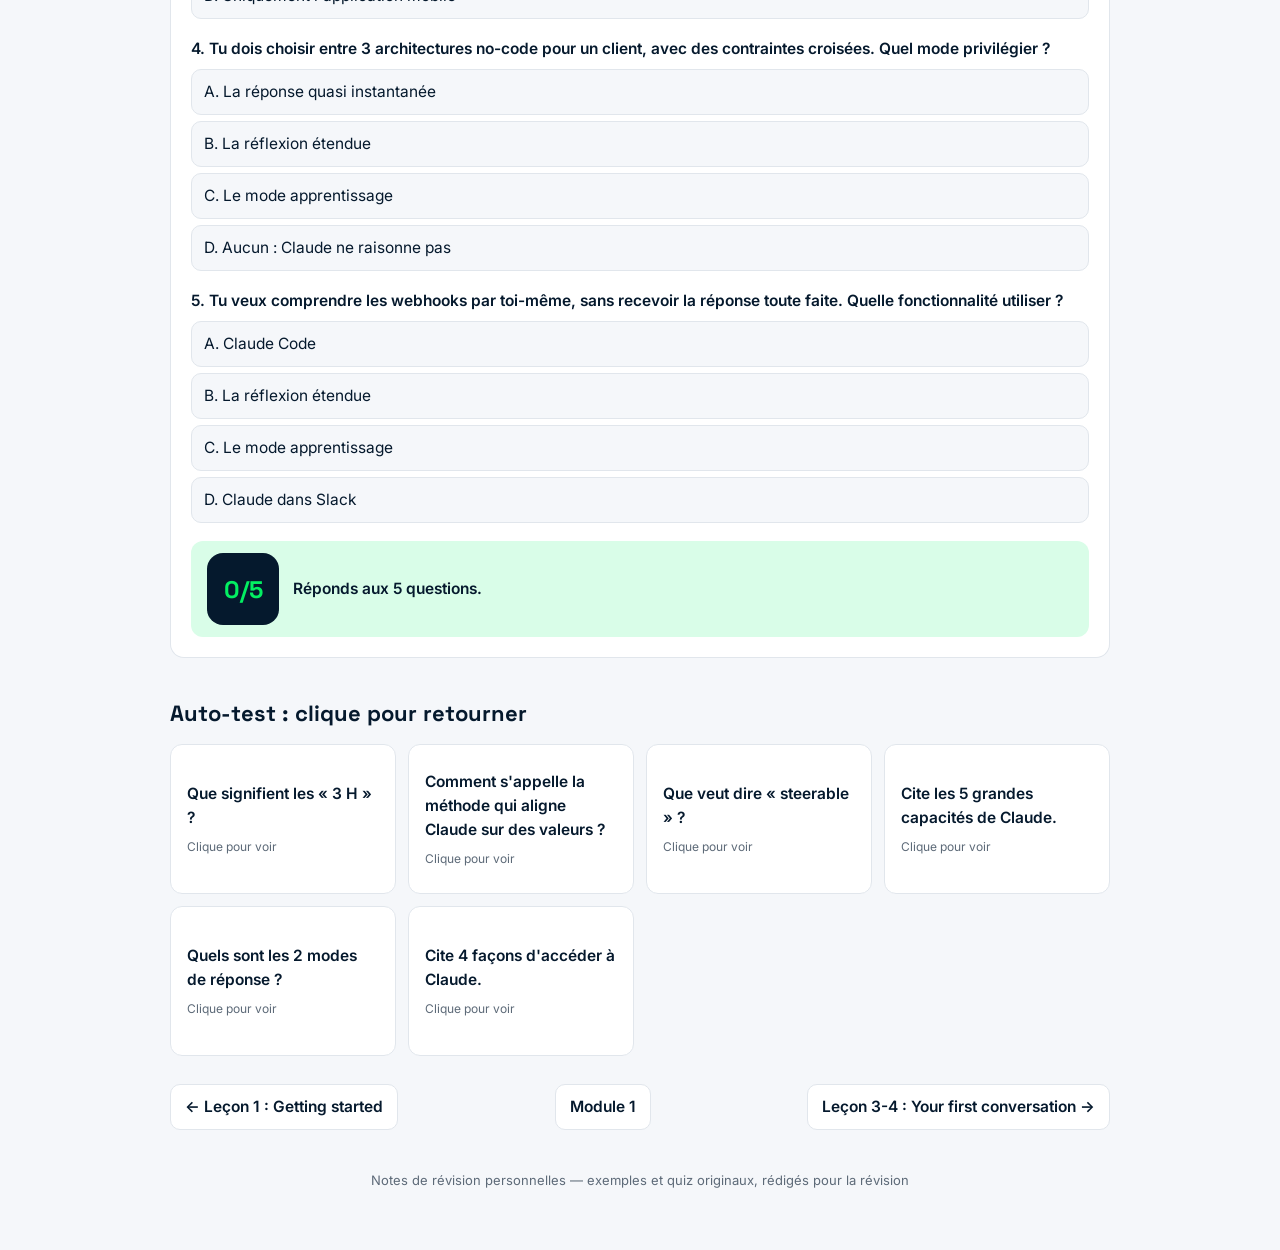
<file: fiches/module-1/what-is-claude.html>
<!DOCTYPE html>
<html lang="fr">
<head>
<meta charset="utf-8">
<meta name="viewport" content="width=device-width, initial-scale=1">
<title>What is Claude? — Claude 101</title>
<link rel="icon" href="../../assets/img/datacamp-icon.png">
<link rel="preconnect" href="https://fonts.googleapis.com">
<link href="https://fonts.googleapis.com/css2?family=Inter:wght@400;500;600&family=Space+Grotesk:wght@600;700&display=swap" rel="stylesheet">
<style>
  :root{
    --bg:#f5f7fa; --card:#ffffff; --ink:#05192d; --muted:#5d6a78; --line:#e1e6ec;
    --accent:#05192d; --accent-soft:#d9fde8; --green:#03ef62;
    --c1:#05192d; --c2:#0a7d4b; --c3:#3b5bdb; --c4:#b07a00; --c5:#7048e8;
  }
  @media (prefers-color-scheme: dark){
    :root{ --bg:#0b1724; --card:#13253a; --ink:#eef3f8; --muted:#9fb0c2; --line:#22384f; --accent:#03ef62; --accent-soft:#123a2a; --c1:#03ef62; }
  }
  *{box-sizing:border-box}
  body{margin:0;background:var(--bg);color:var(--ink);font:15.5px/1.55 Inter,system-ui,sans-serif}
  .wrap{max-width:980px;margin:0 auto;padding:40px 20px 60px}
  header{margin-bottom:28px}
  .kicker{font-size:12px;letter-spacing:.12em;text-transform:uppercase;color:var(--accent);font-weight:600}
  h1{font-family:"Space Grotesk",Inter,sans-serif;font-size:clamp(30px,5vw,44px);line-height:1.1;margin:8px 0 10px}
  .meta{color:var(--muted);font-size:14px;display:flex;gap:16px;flex-wrap:wrap}
  .meta span{background:var(--card);border:1px solid var(--line);padding:4px 10px;border-radius:99px}
  .tldr{margin-top:20px;background:var(--accent-soft);border-left:4px solid var(--green);padding:14px 18px;border-radius:8px}
  .tldr b{color:var(--accent)}
  h2{font-family:"Space Grotesk",Inter,sans-serif;font-size:22px;margin:38px 0 14px}
  .grid{display:grid;grid-template-columns:repeat(2,1fr);gap:16px}
  @media (max-width:680px){.grid{grid-template-columns:1fr}}
  .card{background:var(--card);border:1px solid var(--line);border-radius:14px;padding:20px 20px 18px;border-top:5px solid var(--c,var(--accent));display:flex;flex-direction:column}
  .card .num{font-size:12px;font-weight:600;color:var(--c);letter-spacing:.08em;text-transform:uppercase}
  .card h3{font-family:"Space Grotesk",Inter,sans-serif;font-size:19px;margin:4px 0 10px;line-height:1.25}
  .card ul{margin:0 0 12px;padding-left:18px}
  .card li{margin:4px 0}
  .ex{margin-top:auto;background:var(--bg);border:1px dashed var(--line);border-radius:10px;padding:10px 12px;font-size:14px}
  .ex .lbl{display:block;font-size:11px;font-weight:600;text-transform:uppercase;letter-spacing:.08em;color:var(--c);margin-bottom:3px}
  .wide{grid-column:1/-1}
  .trio{display:grid;grid-template-columns:repeat(auto-fit,minmax(200px,1fr));gap:10px;margin:6px 0 12px}
  .trio div{background:var(--bg);border-radius:10px;padding:10px 12px;font-size:14px}
  .trio b{display:block;color:var(--c);margin-bottom:2px}
  mark{background:var(--accent-soft);color:inherit;padding:0 3px;border-radius:3px}
  .flash{display:grid;grid-template-columns:repeat(auto-fit,minmax(220px,1fr));gap:12px}
  .fc{perspective:900px;height:150px;cursor:pointer;border:0;background:none;padding:0;font:inherit;color:inherit;text-align:left}
  .fc-in{position:relative;width:100%;height:100%;transition:transform .45s;transform-style:preserve-3d}
  .fc.on .fc-in{transform:rotateY(180deg)}
  .face{position:absolute;inset:0;backface-visibility:hidden;border-radius:12px;padding:16px;display:flex;flex-direction:column;justify-content:center;border:1px solid var(--line)}
  .front{background:var(--card);font-weight:600}
  .front small{font-weight:400;color:var(--muted);margin-top:8px;font-size:12px}
  .back{background:#05192d;color:#fff;border-color:var(--green);transform:rotateY(180deg);font-size:14px}
  .tip{background:var(--card);border:1px solid var(--line);border-radius:14px;padding:18px 20px}
  .tip h3{margin:0 0 8px;font-size:16px}
  .tip ol{margin:0;padding-left:20px}
  .topbar{background:#05192d;color:#fff}
  .topbar .in{max-width:980px;margin:0 auto;padding:10px 20px;display:flex;align-items:center;gap:12px;font-size:14px}
  .topbar img{width:28px;height:28px;border-radius:6px}
  .topbar a{color:#fff;text-decoration:none;border-bottom:1px solid rgba(255,255,255,.3)}
  .topbar b{color:#03ef62}
  .backnav{display:flex;justify-content:space-between;gap:12px;flex-wrap:wrap;margin-top:28px}
  .backnav a{text-decoration:none;font-weight:600;color:var(--ink);background:var(--card);border:1px solid var(--line);padding:10px 14px;border-radius:10px}
  footer{margin-top:40px;color:var(--muted);font-size:13px;text-align:center}

  /* Impression / export PDF : pas de carte coupée entre deux pages */
  @page{size:A4;margin:12mm}
  @media print{
    .topbar,.backnav{display:none}
    :root{--bg:#fff;--card:#fff;--ink:#05192d;--muted:#555;--line:#ccc;--accent:#05192d;--accent-soft:#d9fde8}
    body{font-size:12.5px;-webkit-print-color-adjust:exact;print-color-adjust:exact}
    .wrap{max-width:none;padding:0}
    h2{break-after:avoid;page-break-after:avoid;margin-top:22px}
    .grid,.flash{display:block}
    .card,.tip,.tldr,.ex,.trio div{break-inside:avoid;page-break-inside:avoid}
    .card{margin-bottom:12px}
    .trio{display:grid;grid-template-columns:1fr 1fr 1fr}
    /* Flashcards : question + réponse visibles à plat */
    .fc{display:block;height:auto;width:100%;margin-bottom:8px;break-inside:avoid;page-break-inside:avoid;perspective:none}
    .fc-in{transform:none!important;height:auto}
    .face{position:static;backface-visibility:visible;transform:none!important}
    .front{border-radius:10px 10px 0 0;border-bottom:0}
    .front small{display:none}
    .back{border-radius:0 0 10px 10px;background:var(--accent-soft);color:var(--ink)}
    .back::before{content:"Réponse : ";font-weight:600;color:var(--accent)}
  }


  .five{display:grid;grid-template-columns:repeat(auto-fit,minmax(170px,1fr));gap:10px;margin:6px 0 12px}
  .five div{background:var(--bg);border-radius:10px;padding:12px;font-size:13.5px}
  .five b{display:block;margin-bottom:4px;color:var(--c)}
  .five i{display:block;margin-top:6px;color:var(--muted);font-style:normal;font-size:12.5px}
  .hhh{display:grid;grid-template-columns:repeat(3,1fr);gap:8px;margin:6px 0 12px}
  .hhh div{background:var(--bg);border-radius:10px;padding:10px;text-align:center;font-size:13px}
  .hhh b{display:block;font:700 22px "Space Grotesk",sans-serif;color:var(--c)}
  .vs{display:grid;grid-template-columns:1fr 1fr;gap:10px;margin:6px 0 12px;font-size:14px}
  .vs div{border-radius:10px;padding:10px 12px;background:var(--bg)}
  .vs h4{margin:0 0 4px;font-size:13px;text-transform:uppercase;letter-spacing:.06em}
  .vs ul{margin:0;padding-left:16px}
  table.acc{width:100%;border-collapse:collapse;font-size:14px;margin:6px 0 12px}
  .acc th,.acc td{text-align:left;padding:9px 10px;border-bottom:1px solid var(--line);vertical-align:top}
  .acc th{font-size:12px;text-transform:uppercase;letter-spacing:.06em;color:var(--muted)}
  .acc td:first-child{font-weight:600;white-space:nowrap}
  .note{font-size:12.5px;color:var(--muted);margin:8px 0 0}
  /* QCM */
  .quiz{background:var(--card);border:1px solid var(--line);border-radius:14px;padding:20px;border-top:5px solid var(--green)}
  .q{margin:0 0 18px}
  .q p{font-weight:600;margin:0 0 8px}
  .q button.opt{display:block;width:100%;text-align:left;font:inherit;color:var(--ink);background:var(--bg);border:1px solid var(--line);border-radius:10px;padding:10px 12px;margin:6px 0;cursor:pointer}
  .q button.opt:hover{border-color:#03ef62}
  .q button.ok{background:#d9fde8;border-color:#03ef62}
  .q button.ko{background:#ffe3e3;border-color:#e03131}
  .q .why{display:none;font-size:13.5px;margin-top:6px;padding:8px 12px;border-left:3px solid #03ef62;background:var(--bg);border-radius:6px}
  .q.done .why{display:block}
  .qscore{display:flex;align-items:center;gap:14px;background:var(--accent-soft);border-radius:12px;padding:12px 16px;font-weight:600}
  .qscore .big{width:72px;height:72px;border-radius:16px;background:#05192d;color:#03ef62;display:grid;place-items:center;font:700 24px "Space Grotesk",sans-serif}
  .reflect{background:var(--card);border:1px solid var(--line);border-radius:14px;padding:18px 20px}
  .reflect h3{margin:0 0 8px;font-size:16px}
  @media (max-width:680px){.vs,.hhh{grid-template-columns:1fr}}
  @media print{.q .why{display:block}}
</style>
</head>
<body>
<div class="topbar"><div class="in">
  <img src="../../assets/img/datacamp-icon.png" alt="">
  <a href="../../index.html">Claude 101</a> › <a href="../../module-1.html">Module 1 · Découvrir Claude</a> › <b>Fiche</b>
</div></div>
<div class="wrap">
  <header>
    <div class="kicker">Fiche de révision · Module 1 · Leçon 2</div>
    <h1>What is Claude?</h1>
    <div class="meta"><span>⏱ Lecture : 5 min</span><span>📚 Leçon : 15 min</span><span>🎯 3 objectifs</span></div>
    <div class="tldr"><b>L'essentiel en une phrase :</b> Claude n'est pas un simple chatbot mais un <b>partenaire de réflexion</b> utile, honnête et inoffensif, que l'on peut <b>piloter</b> (ton, style, comportement) pour écrire, analyser, coder, raisonner et apprendre — sur le web, le bureau, le mobile et dans ses outils.</div>
  </header>

  <h2>Les 5 thèmes clés</h2>
  <div class="grid">

    <article class="card" style="--c:var(--c1)">
      <span class="num">Thème 1</span>
      <h3>Ses principes : les « 3 H »</h3>
      <div class="hhh">
        <div><b>H</b>Helpful<br><small>Utile</small></div>
        <div><b>H</b>Harmless<br><small>Inoffensif</small></div>
        <div><b>H</b>Honest<br><small>Honnête</small></div>
      </div>
      <ul>
        <li>Évite les contenus toxiques ou discriminatoires et refuse d'aider à des actes illégaux ou contraires à l'éthique.</li>
        <li>Méthode d'entraînement : la <b>Constitutional AI</b> — aligner Claude sur des valeurs humaines et le rendre transparent.</li>
      </ul>
      <div class="ex"><span class="lbl">Exemple</span>Si tu lui demandes d'inventer des avis clients pour un site, Claude refusera et proposera plutôt une méthode pour collecter de vrais avis.</div>
    </article>

    <article class="card" style="--c:var(--c2)">
      <span class="num">Thème 2</span>
      <h3>Plus qu'un chatbot</h3>
      <div class="vs">
        <div><h4>Chatbot classique</h4><ul><li>Arbre de décision figé</li><li>Réponses prévues d'avance</li><li>Questions simples (FAQ)</li></ul></div>
        <div style="background:var(--accent-soft)"><h4>Claude</h4><ul><li>Partenaire de réflexion</li><li>Problèmes complexes</li><li><b>Automatise</b> et <b>augmente</b> le travail</li></ul></div>
      </div>
      <div class="ex"><span class="lbl">Exemple</span>Un chatbot répond « nos horaires sont 9h-18h ». Claude t'aide à <i>repenser</i> le parcours client et à rédiger la nouvelle FAQ.</div>
    </article>

    <article class="card wide" style="--c:var(--c3)">
      <span class="num">Thème 3</span>
      <h3>Pilotable et collaboratif (« steerable »)</h3>
      <ul>
        <li>On lui donne une direction sur la <b>personnalité</b>, le <b>ton</b> et le <b>comportement</b> attendus.</li>
        <li>Résultat : moins d'efforts pour obtenir le rendu voulu, et des échanges plus fluides.</li>
      </ul>
      <div class="ex"><span class="lbl">Exemple</span>« Réponds comme un consultant no-code bienveillant qui parle à un artisan : phrases courtes, zéro jargon, un exemple concret par idée. »</div>
    </article>

    <article class="card wide" style="--c:var(--c4)">
      <span class="num">Thème 4</span>
      <h3>Ses 5 grandes capacités</h3>
      <div class="five">
        <div><b>✍️ Rédaction</b>Posts, e-mails, rapports ; on itère jusqu'à retrouver sa propre voix.<i>Ex. : la page « offre » d'une agence no-code.</i></div>
        <div><b>🔎 Recherche &amp; analyse</b>Grande fenêtre de contexte : 200K+ tokens (≈ 500 pages), jusqu'à 1M selon l'offre.<i>Ex. : analyser un cahier des charges de 300 pages.</i></div>
        <div><b>💻 Code</b>Écrire, débugger et expliquer du code dans de nombreux langages.<i>Ex. : une formule Airtable ou un script d'automatisation.</i></div>
        <div><b>🧠 Raisonnement</b>2 modes : réponse quasi instantanée, ou <b>réflexion étendue</b> étape par étape.<i>Ex. : comparer 3 outils pour un client.</i></div>
        <div><b>🎓 Apprentissage</b>S'adapte à ton rythme ; le <b>mode apprentissage</b> guide ton raisonnement au lieu de donner la réponse.<i>Ex. : comprendre les webhooks pas à pas.</i></div>
      </div>
      <p class="note">ℹ️ Les noms de modèles et les chiffres (taille de contexte, offres) évoluent vite : vérifie la version à jour sur claude.com.</p>
    </article>

    <article class="card wide" style="--c:var(--c5)">
      <span class="num">Thème 5</span>
      <h3>Où travailler avec Claude</h3>
      <table class="acc">
        <tr><th>Interface</th><th>Idéal pour</th><th>Exemple</th></tr>
        <tr><td>Claude.ai (web, bureau, mobile)</td><td>Conversations, rédaction, recherche, analyse, création de fichiers — <b>focus du cours</b></td><td>Préparer une proposition commerciale</td></tr>
        <tr><td>Claude Code</td><td>Outil agentique : modifie des fichiers, lance des commandes, crée des commits</td><td>Mettre à jour un site GitHub Pages</td></tr>
        <tr><td>Claude dans Slack</td><td>Discuter avec Claude dans les canaux ou via @Claude ; recherche dans l'espace de travail</td><td>Résumer un fil de discussion d'équipe</td></tr>
        <tr><td>Claude for Excel</td><td>Lire, analyser, modifier des classeurs ; expliquer des formules, débugger</td><td>Vérifier un tableau budgétaire</td></tr>
      </table>
      <div class="ex"><span class="lbl">À retenir</span>Disponible pour toutes les offres (Free, Pro, Max, Team, Enterprise) ; conversations, projets, mémoire et préférences se synchronisent sur tous tes appareils.</div>
    </article>
  </div>

  <h2>Réflexion personnelle</h2>
  <div class="reflect">
    <h3>Quelles tâches de ma semaine pourraient profiter d'un partenaire de réflexion ?</h3>
    <ul>
      <li>Préparer un rendez-vous client : questions à poser, besoins à creuser.</li>
      <li>Transformer des notes en spécifications claires pour une base no-code.</li>
      <li>Relire et adapter un message de candidature à une offre.</li>
    </ul>
    <p class="note">Astuce du cours : demande directement à Claude de parcourir ton agenda pour repérer ces tâches.</p>
  </div>

  <h2>Quiz d'entraînement (questions originales)</h2>
  <section class="quiz" id="quiz"></section>

  <h2>Auto-test : clique pour retourner</h2>
  <div class="flash">
    <button class="fc"><div class="fc-in"><div class="face front">Que signifient les « 3 H » ?<small>Clique pour voir</small></div><div class="face back">Helpful, Harmless, Honest : utile, inoffensif, honnête.</div></div></button>
    <button class="fc"><div class="fc-in"><div class="face front">Comment s'appelle la méthode qui aligne Claude sur des valeurs ?<small>Clique pour voir</small></div><div class="face back">La Constitutional AI.</div></div></button>
    <button class="fc"><div class="fc-in"><div class="face front">Que veut dire « steerable » ?<small>Clique pour voir</small></div><div class="face back">Pilotable : on oriente sa personnalité, son ton et son comportement.</div></div></button>
    <button class="fc"><div class="fc-in"><div class="face front">Cite les 5 grandes capacités de Claude.<small>Clique pour voir</small></div><div class="face back">Rédaction · Recherche &amp; analyse · Code · Raisonnement · Apprentissage.</div></div></button>
    <button class="fc"><div class="fc-in"><div class="face front">Quels sont les 2 modes de réponse ?<small>Clique pour voir</small></div><div class="face back">Quasi instantané, ou réflexion étendue étape par étape.</div></div></button>
    <button class="fc"><div class="fc-in"><div class="face front">Cite 4 façons d'accéder à Claude.<small>Clique pour voir</small></div><div class="face back">Claude.ai (web/bureau/mobile) · Claude Code · Slack · Excel.</div></div></button>
  </div>

  <nav class="backnav"><a href="getting-started.html">← Leçon 1 : Getting started</a><a href="../../module-1.html">Module 1</a><a href="your-first-conversation.html">Leçon 3-4 : Your first conversation →</a></nav>
  <footer>Notes de révision personnelles — exemples et quiz originaux, rédigés pour la révision</footer>
</div>
<script>
document.querySelectorAll('.fc').forEach(b=>b.addEventListener('click',()=>b.classList.toggle('on')));
const QUIZ=[
 {q:"Un artisan te demande la différence entre Claude et le chatbot FAQ de son site. Quelle réponse est la plus juste ?",
  o:["Claude suit simplement un arbre de décision plus grand.","Claude est un partenaire de réflexion pilotable, capable de rédiger, analyser et raisonner.","Claude se limite à chercher des pages web.","Claude est réservé aux développeurs."],a:1,
  w:"Un chatbot classique suit des réponses prévues d'avance ; Claude raisonne, collabore et s'adapte au ton demandé."},
 {q:"Ton client t'envoie un cahier des charges de 300 pages à analyser d'un coup. Quelle caractéristique de Claude est décisive ?",
  o:["Sa grande fenêtre de contexte.","Le mode apprentissage.","Son intégration à Slack.","Le mode de réponse instantanée."],a:0,
  w:"La fenêtre de contexte (200K+ tokens ≈ 500 pages) permet de traiter de gros documents dans une seule conversation."},
 {q:"Un comptable passe ses journées dans des classeurs et veut de l'aide sans changer d'outil. Que lui proposer ?",
  o:["Claude Code","Claude for Excel","Claude dans Slack","Uniquement l'application mobile"],a:1,
  w:"Claude for Excel s'ouvre en barre latérale : il lit, analyse, modifie les classeurs et explique les formules."},
 {q:"Tu dois choisir entre 3 architectures no-code pour un client, avec des contraintes croisées. Quel mode privilégier ?",
  o:["La réponse quasi instantanée","La réflexion étendue","Le mode apprentissage","Aucun : Claude ne raisonne pas"],a:1,
  w:"La réflexion étendue fait travailler Claude étape par étape : idéal pour les décisions qui demandent une analyse soignée."},
 {q:"Tu veux comprendre les webhooks par toi-même, sans recevoir la réponse toute faite. Quelle fonctionnalité utiliser ?",
  o:["Claude Code","La réflexion étendue","Le mode apprentissage","Claude dans Slack"],a:2,
  w:"Le mode apprentissage guide ton raisonnement au lieu de livrer la solution : il développe ton esprit critique."}
];
(function(){
  const box=document.getElementById('quiz'); let good=0, answered=0;
  box.innerHTML=QUIZ.map((x,i)=>`<div class="q" data-i="${i}"><p>${i+1}. ${x.q}</p>${x.o.map((o,j)=>`<button class="opt" data-j="${j}">${String.fromCharCode(65+j)}. ${o}</button>`).join('')}<div class="why">💡 ${x.w}</div></div>`).join('')
    +`<div class="qscore"><div class="big" id="qs">0/${QUIZ.length}</div><span id="qmsg">Réponds aux ${QUIZ.length} questions.</span></div>`;
  box.querySelectorAll('.q').forEach(q=>{
    q.querySelectorAll('.opt').forEach(b=>b.addEventListener('click',()=>{
      if(q.classList.contains('done')) return;
      const x=QUIZ[q.dataset.i], j=+b.dataset.j; q.classList.add('done'); answered++;
      if(j===x.a){b.classList.add('ok');good++} else {b.classList.add('ko');q.querySelectorAll('.opt')[x.a].classList.add('ok')}
      document.getElementById('qs').textContent=good+'/'+QUIZ.length;
      if(answered===QUIZ.length) document.getElementById('qmsg').textContent= good===QUIZ.length?"Parfait, leçon maîtrisée 🎉": good>=3?"Bien joué ! Relis les explications des erreurs.":"Relis les thèmes 4 et 5, puis recharge la page pour réessayer.";
    }));
  });
})();
</script>
</body>
</html>
</file>
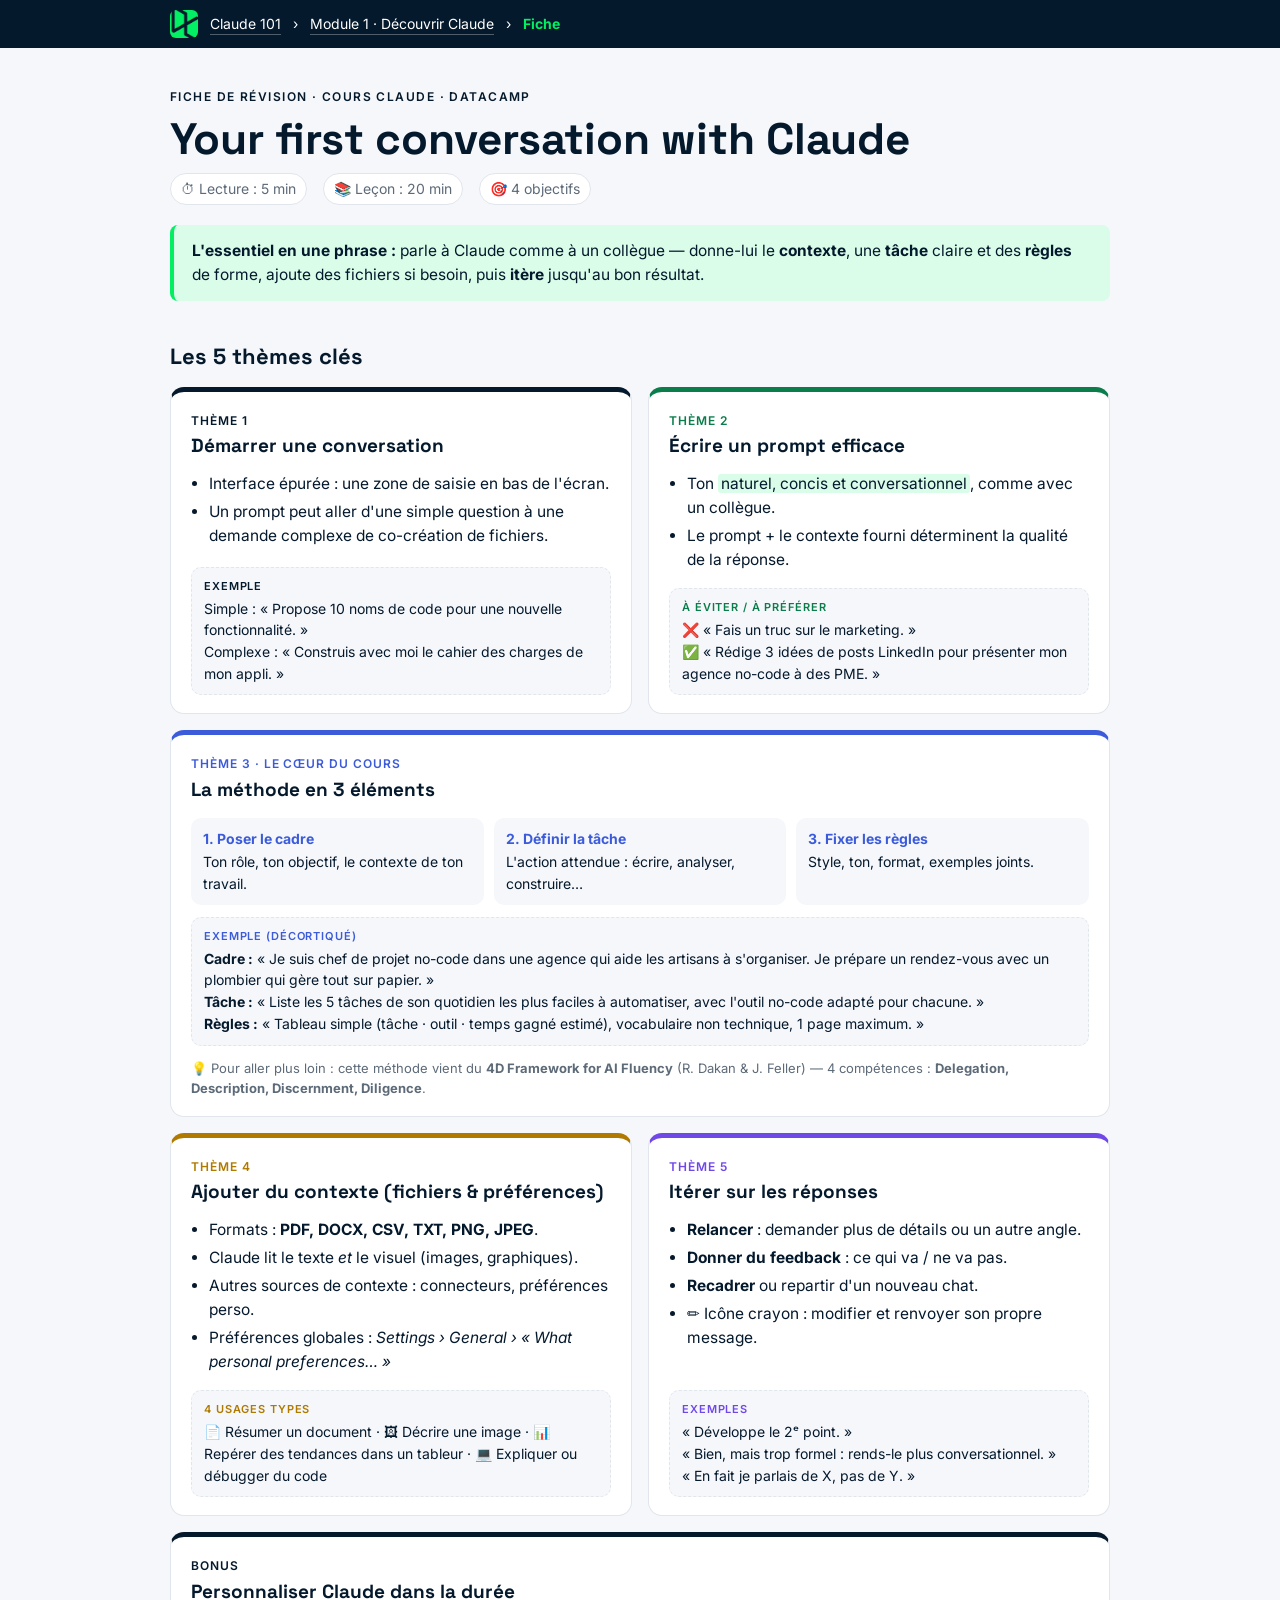
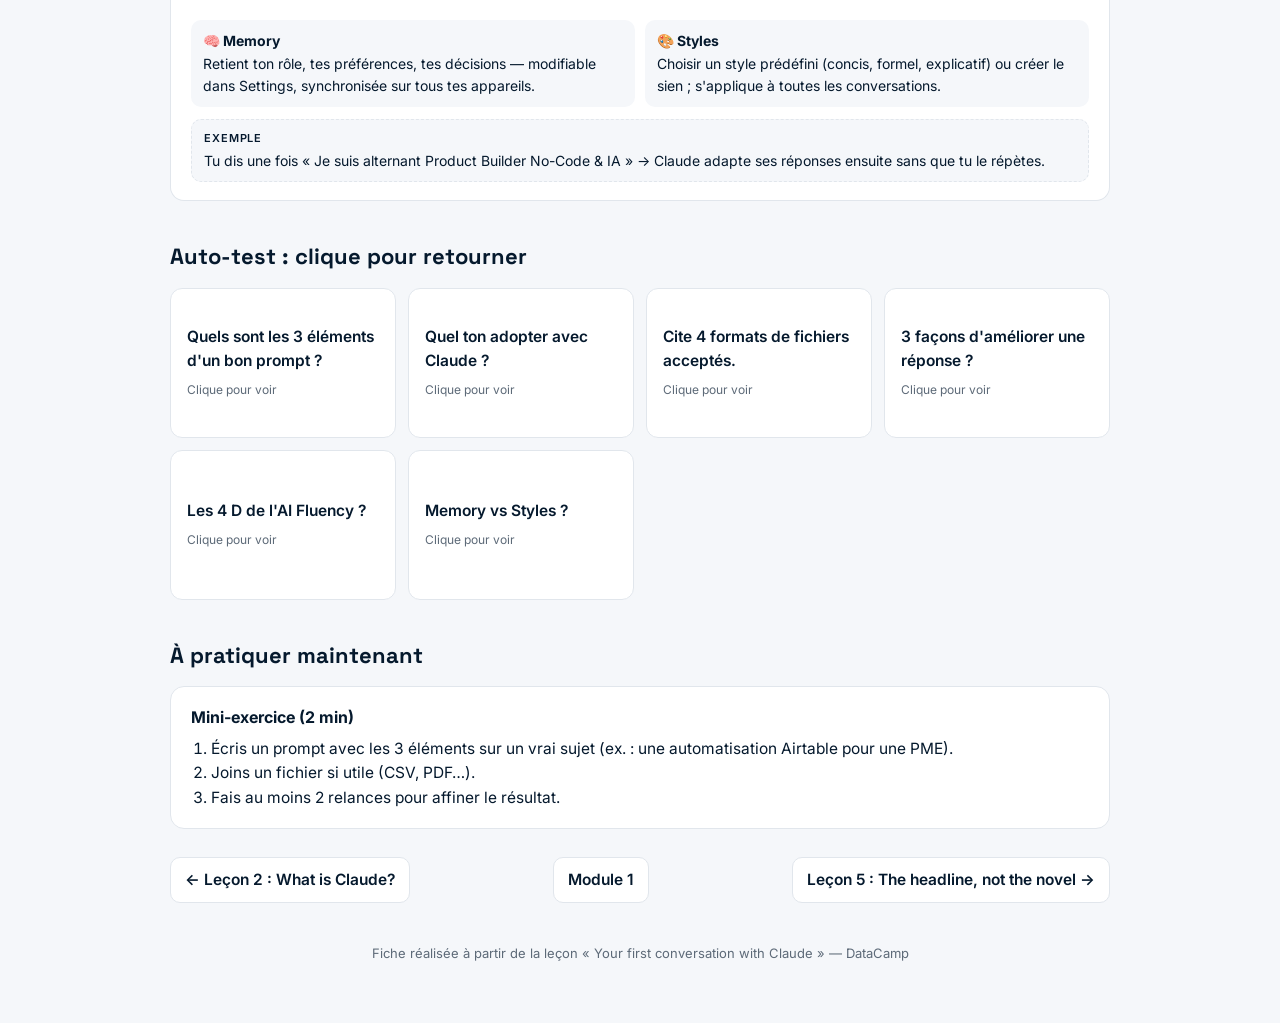
<file: fiches/module-1/your-first-conversation.html>
<!DOCTYPE html>
<html lang="fr">
<head>
<meta charset="utf-8">
<meta name="viewport" content="width=device-width, initial-scale=1">
<title>Your first conversation with Claude — Claude 101</title>
<link rel="icon" href="../../assets/img/datacamp-icon.png">
<link rel="preconnect" href="https://fonts.googleapis.com">
<link href="https://fonts.googleapis.com/css2?family=Inter:wght@400;500;600&family=Space+Grotesk:wght@600;700&display=swap" rel="stylesheet">
<style>
  :root{
    --bg:#f5f7fa; --card:#ffffff; --ink:#05192d; --muted:#5d6a78; --line:#e1e6ec;
    --accent:#05192d; --accent-soft:#d9fde8; --green:#03ef62;
    --c1:#05192d; --c2:#0a7d4b; --c3:#3b5bdb; --c4:#b07a00; --c5:#7048e8;
  }
  @media (prefers-color-scheme: dark){
    :root{ --bg:#0b1724; --card:#13253a; --ink:#eef3f8; --muted:#9fb0c2; --line:#22384f; --accent:#03ef62; --accent-soft:#123a2a; --c1:#03ef62; }
  }
  *{box-sizing:border-box}
  body{margin:0;background:var(--bg);color:var(--ink);font:15.5px/1.55 Inter,system-ui,sans-serif}
  .wrap{max-width:980px;margin:0 auto;padding:40px 20px 60px}
  header{margin-bottom:28px}
  .kicker{font-size:12px;letter-spacing:.12em;text-transform:uppercase;color:var(--accent);font-weight:600}
  h1{font-family:"Space Grotesk",Inter,sans-serif;font-size:clamp(30px,5vw,44px);line-height:1.1;margin:8px 0 10px}
  .meta{color:var(--muted);font-size:14px;display:flex;gap:16px;flex-wrap:wrap}
  .meta span{background:var(--card);border:1px solid var(--line);padding:4px 10px;border-radius:99px}
  .tldr{margin-top:20px;background:var(--accent-soft);border-left:4px solid var(--green);padding:14px 18px;border-radius:8px}
  .tldr b{color:var(--accent)}
  h2{font-family:"Space Grotesk",Inter,sans-serif;font-size:22px;margin:38px 0 14px}
  .grid{display:grid;grid-template-columns:repeat(2,1fr);gap:16px}
  @media (max-width:680px){.grid{grid-template-columns:1fr}}
  .card{background:var(--card);border:1px solid var(--line);border-radius:14px;padding:20px 20px 18px;border-top:5px solid var(--c,var(--accent));display:flex;flex-direction:column}
  .card .num{font-size:12px;font-weight:600;color:var(--c);letter-spacing:.08em;text-transform:uppercase}
  .card h3{font-family:"Space Grotesk",Inter,sans-serif;font-size:19px;margin:4px 0 10px;line-height:1.25}
  .card ul{margin:0 0 12px;padding-left:18px}
  .card li{margin:4px 0}
  .ex{margin-top:auto;background:var(--bg);border:1px dashed var(--line);border-radius:10px;padding:10px 12px;font-size:14px}
  .ex .lbl{display:block;font-size:11px;font-weight:600;text-transform:uppercase;letter-spacing:.08em;color:var(--c);margin-bottom:3px}
  .wide{grid-column:1/-1}
  .trio{display:grid;grid-template-columns:repeat(auto-fit,minmax(200px,1fr));gap:10px;margin:6px 0 12px}
  .trio div{background:var(--bg);border-radius:10px;padding:10px 12px;font-size:14px}
  .trio b{display:block;color:var(--c);margin-bottom:2px}
  mark{background:var(--accent-soft);color:inherit;padding:0 3px;border-radius:3px}
  .flash{display:grid;grid-template-columns:repeat(auto-fit,minmax(220px,1fr));gap:12px}
  .fc{perspective:900px;height:150px;cursor:pointer;border:0;background:none;padding:0;font:inherit;color:inherit;text-align:left}
  .fc-in{position:relative;width:100%;height:100%;transition:transform .45s;transform-style:preserve-3d}
  .fc.on .fc-in{transform:rotateY(180deg)}
  .face{position:absolute;inset:0;backface-visibility:hidden;border-radius:12px;padding:16px;display:flex;flex-direction:column;justify-content:center;border:1px solid var(--line)}
  .front{background:var(--card);font-weight:600}
  .front small{font-weight:400;color:var(--muted);margin-top:8px;font-size:12px}
  .back{background:#05192d;color:#fff;border-color:var(--green);transform:rotateY(180deg);font-size:14px}
  .tip{background:var(--card);border:1px solid var(--line);border-radius:14px;padding:18px 20px}
  .tip h3{margin:0 0 8px;font-size:16px}
  .tip ol{margin:0;padding-left:20px}
  .topbar{background:#05192d;color:#fff}
  .topbar .in{max-width:980px;margin:0 auto;padding:10px 20px;display:flex;align-items:center;gap:12px;font-size:14px}
  .topbar img{width:28px;height:28px;border-radius:6px}
  .topbar a{color:#fff;text-decoration:none;border-bottom:1px solid rgba(255,255,255,.3)}
  .topbar b{color:#03ef62}
  .backnav{display:flex;justify-content:space-between;gap:12px;flex-wrap:wrap;margin-top:28px}
  .backnav a{text-decoration:none;font-weight:600;color:var(--ink);background:var(--card);border:1px solid var(--line);padding:10px 14px;border-radius:10px}
  footer{margin-top:40px;color:var(--muted);font-size:13px;text-align:center}

  /* Impression / export PDF : pas de carte coupée entre deux pages */
  @page{size:A4;margin:12mm}
  @media print{
    .topbar,.backnav{display:none}
    :root{--bg:#fff;--card:#fff;--ink:#05192d;--muted:#555;--line:#ccc;--accent:#05192d;--accent-soft:#d9fde8}
    body{font-size:12.5px;-webkit-print-color-adjust:exact;print-color-adjust:exact}
    .wrap{max-width:none;padding:0}
    h2{break-after:avoid;page-break-after:avoid;margin-top:22px}
    .grid,.flash{display:block}
    .card,.tip,.tldr,.ex,.trio div{break-inside:avoid;page-break-inside:avoid}
    .card{margin-bottom:12px}
    .trio{display:grid;grid-template-columns:1fr 1fr 1fr}
    /* Flashcards : question + réponse visibles à plat */
    .fc{display:block;height:auto;width:100%;margin-bottom:8px;break-inside:avoid;page-break-inside:avoid;perspective:none}
    .fc-in{transform:none!important;height:auto}
    .face{position:static;backface-visibility:visible;transform:none!important}
    .front{border-radius:10px 10px 0 0;border-bottom:0}
    .front small{display:none}
    .back{border-radius:0 0 10px 10px;background:var(--accent-soft);color:var(--ink)}
    .back::before{content:"Réponse : ";font-weight:600;color:var(--accent)}
  }
</style>
</head>
<body>
<div class="topbar"><div class="in">
  <img src="../../assets/img/datacamp-icon.png" alt="">
  <a href="../../index.html">Claude 101</a> › <a href="../../module-1.html">Module 1 · Découvrir Claude</a> › <b>Fiche</b>
</div></div>
<div class="wrap">
  <header>
    <div class="kicker">Fiche de révision · Cours Claude · DataCamp</div>
    <h1>Your first conversation with Claude</h1>
    <div class="meta"><span>⏱ Lecture : 5 min</span><span>📚 Leçon : 20 min</span><span>🎯 4 objectifs</span></div>
    <div class="tldr"><b>L'essentiel en une phrase :</b> parle à Claude comme à un collègue — donne-lui le <b>contexte</b>, une <b>tâche</b> claire et des <b>règles</b> de forme, ajoute des fichiers si besoin, puis <b>itère</b> jusqu'au bon résultat.</div>
  </header>

  <h2>Les 5 thèmes clés</h2>
  <div class="grid">

    <article class="card" style="--c:var(--c1)">
      <span class="num">Thème 1</span>
      <h3>Démarrer une conversation</h3>
      <ul>
        <li>Interface épurée : une zone de saisie en bas de l'écran.</li>
        <li>Un prompt peut aller d'une simple question à une demande complexe de co-création de fichiers.</li>
      </ul>
      <div class="ex"><span class="lbl">Exemple</span>Simple : « Propose 10 noms de code pour une nouvelle fonctionnalité. »<br>Complexe : « Construis avec moi le cahier des charges de mon appli. »</div>
    </article>

    <article class="card" style="--c:var(--c2)">
      <span class="num">Thème 2</span>
      <h3>Écrire un prompt efficace</h3>
      <ul>
        <li>Ton <mark>naturel, concis et conversationnel</mark>, comme avec un collègue.</li>
        <li>Le prompt + le contexte fourni déterminent la qualité de la réponse.</li>
      </ul>
      <div class="ex"><span class="lbl">À éviter / à préférer</span>❌ « Fais un truc sur le marketing. »<br>✅ « Rédige 3 idées de posts LinkedIn pour présenter mon agence no-code à des PME. »</div>
    </article>

    <article class="card wide" style="--c:var(--c3)">
      <span class="num">Thème 3 · Le cœur du cours</span>
      <h3>La méthode en 3 éléments</h3>
      <div class="trio">
        <div><b>1. Poser le cadre</b>Ton rôle, ton objectif, le contexte de ton travail.</div>
        <div><b>2. Définir la tâche</b>L'action attendue : écrire, analyser, construire…</div>
        <div><b>3. Fixer les règles</b>Style, ton, format, exemples joints.</div>
      </div>
      <div class="ex"><span class="lbl">Exemple (décortiqué)</span>
        <b>Cadre :</b> « Je suis chef de projet no-code dans une agence qui aide les artisans à s'organiser. Je prépare un rendez-vous avec un plombier qui gère tout sur papier. »<br>
        <b>Tâche :</b> « Liste les 5 tâches de son quotidien les plus faciles à automatiser, avec l'outil no-code adapté pour chacune. »<br>
        <b>Règles :</b> « Tableau simple (tâche · outil · temps gagné estimé), vocabulaire non technique, 1 page maximum. »
      </div>
      <p style="font-size:13px;color:var(--muted);margin:12px 0 0">💡 Pour aller plus loin : cette méthode vient du <b>4D Framework for AI Fluency</b> (R. Dakan &amp; J. Feller) — 4 compétences : <b>Delegation, Description, Discernment, Diligence</b>.</p>
    </article>

    <article class="card" style="--c:var(--c4)">
      <span class="num">Thème 4</span>
      <h3>Ajouter du contexte (fichiers &amp; préférences)</h3>
      <ul>
        <li>Formats : <b>PDF, DOCX, CSV, TXT, PNG, JPEG</b>.</li>
        <li>Claude lit le texte <i>et</i> le visuel (images, graphiques).</li>
        <li>Autres sources de contexte : connecteurs, préférences perso.</li>
        <li>Préférences globales : <i>Settings › General › « What personal preferences… »</i></li>
      </ul>
      <div class="ex"><span class="lbl">4 usages types</span>📄 Résumer un document · 🖼 Décrire une image · 📊 Repérer des tendances dans un tableur · 💻 Expliquer ou débugger du code</div>
    </article>

    <article class="card" style="--c:var(--c5)">
      <span class="num">Thème 5</span>
      <h3>Itérer sur les réponses</h3>
      <ul>
        <li><b>Relancer</b> : demander plus de détails ou un autre angle.</li>
        <li><b>Donner du feedback</b> : ce qui va / ne va pas.</li>
        <li><b>Recadrer</b> ou repartir d'un nouveau chat.</li>
        <li>✏️ Icône crayon : modifier et renvoyer son propre message.</li>
      </ul>
      <div class="ex"><span class="lbl">Exemples</span>« Développe le 2ᵉ point. »<br>« Bien, mais trop formel : rends-le plus conversationnel. »<br>« En fait je parlais de X, pas de Y. »</div>
    </article>

    <article class="card wide" style="--c:var(--accent)">
      <span class="num">Bonus</span>
      <h3>Personnaliser Claude dans la durée</h3>
      <div class="trio">
        <div><b>🧠 Memory</b>Retient ton rôle, tes préférences, tes décisions — modifiable dans Settings, synchronisée sur tous tes appareils.</div>
        <div><b>🎨 Styles</b>Choisir un style prédéfini (concis, formel, explicatif) ou créer le sien ; s'applique à toutes les conversations.</div>
      </div>
      <div class="ex"><span class="lbl">Exemple</span>Tu dis une fois « Je suis alternant Product Builder No-Code &amp; IA » → Claude adapte ses réponses ensuite sans que tu le répètes.</div>
    </article>
  </div>

  <h2>Auto-test : clique pour retourner</h2>
  <div class="flash">
    <button class="fc"><div class="fc-in"><div class="face front">Quels sont les 3 éléments d'un bon prompt ?<small>Clique pour voir</small></div><div class="face back">Poser le cadre (rôle/objectif) · Définir la tâche · Fixer les règles (style, format).</div></div></button>
    <button class="fc"><div class="fc-in"><div class="face front">Quel ton adopter avec Claude ?<small>Clique pour voir</small></div><div class="face back">Comme avec un collègue : naturel, concis, conversationnel.</div></div></button>
    <button class="fc"><div class="fc-in"><div class="face front">Cite 4 formats de fichiers acceptés.<small>Clique pour voir</small></div><div class="face back">PDF, DOCX, CSV, TXT (+ images PNG, JPEG).</div></div></button>
    <button class="fc"><div class="fc-in"><div class="face front">3 façons d'améliorer une réponse ?<small>Clique pour voir</small></div><div class="face back">Poser une question de suivi · Donner du feedback · Recadrer / nouveau chat (ou éditer avec le crayon).</div></div></button>
    <button class="fc"><div class="fc-in"><div class="face front">Les 4 D de l'AI Fluency ?<small>Clique pour voir</small></div><div class="face back">Delegation · Description · Discernment · Diligence.</div></div></button>
    <button class="fc"><div class="fc-in"><div class="face front">Memory vs Styles ?<small>Clique pour voir</small></div><div class="face back">Memory = ce que Claude sait de toi. Styles = comment Claude t'écrit.</div></div></button>
  </div>

  <h2>À pratiquer maintenant</h2>
  <div class="tip">
    <h3>Mini-exercice (2 min)</h3>
    <ol>
      <li>Écris un prompt avec les 3 éléments sur un vrai sujet (ex. : une automatisation Airtable pour une PME).</li>
      <li>Joins un fichier si utile (CSV, PDF…).</li>
      <li>Fais au moins 2 relances pour affiner le résultat.</li>
    </ol>
  </div>

  <nav class="backnav"><a href="what-is-claude.html">← Leçon 2 : What is Claude?</a><a href="../../module-1.html">Module 1</a><a href="the-headline-not-the-novel.html">Leçon 5 : The headline, not the novel →</a></nav>
  <footer>Fiche réalisée à partir de la leçon « Your first conversation with Claude » — DataCamp</footer>
</div>
<script>
document.querySelectorAll('.fc').forEach(b=>b.addEventListener('click',()=>b.classList.toggle('on')));
</script>
</body>
</html>
</file>
<file: assets/css/style.css>
/* Thème commun — couleurs inspirées de DataCamp */
:root{
  --navy:#05192d; --green:#03ef62; --green-soft:#d9fde8;
  --bg:#f5f7fa; --card:#ffffff; --ink:#05192d; --muted:#5d6a78; --line:#e1e6ec;
}
*{box-sizing:border-box}
body{margin:0;background:var(--bg);color:var(--ink);font:15.5px/1.55 Inter,system-ui,sans-serif}
a{color:inherit}
h1,h2,h3{font-family:"Space Grotesk",Inter,sans-serif;letter-spacing:-.01em}

/* Barre du haut */
.topbar{background:var(--navy);color:#fff}
.topbar .in{max-width:1040px;margin:0 auto;padding:10px 20px;display:flex;align-items:center;gap:12px}
.topbar img{width:30px;height:30px;border-radius:6px}
.topbar .brand{font-weight:600;text-decoration:none}
.topbar .brand small{font-weight:400;opacity:.7;margin-left:6px}
.crumbs{margin-left:auto;font-size:13px;opacity:.85}
.crumbs a{text-decoration:none;border-bottom:1px solid rgba(255,255,255,.3)}

.wrap{max-width:1040px;margin:0 auto;padding:32px 20px 60px}

/* Accueil */
.hero{display:grid;grid-template-columns:1.4fr 1fr;gap:28px;align-items:center;background:var(--navy);color:#fff;border-radius:18px;padding:32px;overflow:hidden}
.hero .kicker{color:var(--green);font-size:12px;font-weight:600;letter-spacing:.12em;text-transform:uppercase}
.hero h1{font-size:clamp(32px,5vw,48px);margin:6px 0 10px;line-height:1.05}
.hero p{margin:0;opacity:.85;max-width:46ch}
.hero img{width:100%;border-radius:12px;display:block}
.global{display:grid;grid-template-columns:repeat(3,1fr);gap:12px;margin:18px 0 0}
.stat{background:var(--card);border:1px solid var(--line);border-radius:12px;padding:14px 16px}
.stat b{display:block;font:700 26px "Space Grotesk",sans-serif}
.stat span{color:var(--muted);font-size:13px}
.stat.wide{grid-column:1/-1;padding:12px 16px}
h2.sec{margin:36px 0 14px;font-size:22px}
.modules{display:grid;grid-template-columns:repeat(auto-fit,minmax(300px,1fr));gap:16px}
.module{display:flex;flex-direction:column;gap:6px;text-decoration:none;background:var(--card);border:1px solid var(--line);border-radius:16px;padding:20px;transition:transform .15s,box-shadow .15s,border-color .15s}
.module:hover{transform:translateY(-3px);box-shadow:0 10px 24px rgba(5,25,45,.08);border-color:var(--green)}
.module-top{display:flex;justify-content:space-between;align-items:center}
.badge{background:var(--navy);color:var(--green);font-size:12px;font-weight:600;padding:3px 10px;border-radius:99px}
.pct{font-weight:600;color:var(--muted);font-size:13px}
.module h3{margin:6px 0 0;font-size:20px}
.en{margin:0;color:var(--muted);font-size:13px;font-style:italic}
.module p{margin:4px 0}
.tags{display:flex;flex-wrap:wrap;gap:6px;margin:6px 0}
.tags span{background:var(--green-soft);font-size:12px;padding:3px 9px;border-radius:99px;font-weight:500}
.module-foot{display:flex;justify-content:space-between;font-size:13px;color:var(--muted);margin-top:6px}
.go{color:var(--navy);font-weight:600}
.bar{height:8px;background:var(--line);border-radius:99px;overflow:hidden}
.bar span{display:block;height:100%;background:var(--green);border-radius:99px}

/* Page module */
.mhead{background:var(--card);border:1px solid var(--line);border-left:6px solid var(--green);border-radius:16px;padding:24px}
.mhead h1{margin:8px 0 2px;font-size:clamp(26px,4vw,36px)}
.mhead #m-summary{margin:12px 0 8px;max-width:70ch}
#m-progress{margin-top:12px;max-width:420px}
#m-progress small{color:var(--muted);display:block;margin-top:6px}
.lessons{list-style:none;padding:0;margin:0;background:var(--card);border:1px solid var(--line);border-radius:16px;overflow:hidden}
.lesson{display:grid;grid-template-columns:30px 26px 1fr auto;gap:12px;align-items:center;padding:14px 18px;border-bottom:1px solid var(--line)}
.lesson:last-child{border-bottom:0}
.step{width:28px;height:28px;border-radius:50%;display:grid;place-items:center;font-size:13px;font-weight:600;background:var(--line);color:var(--muted)}
.is-done .step{background:var(--green);color:var(--navy)}
.ico{width:26px;height:26px;border-radius:50%;display:grid;place-items:center;background:var(--navy);color:#fff;font-size:11px}
.pill{font-size:12.5px;font-weight:600;padding:5px 12px;border-radius:99px;white-space:nowrap;text-decoration:none}
.pill.ok{background:var(--green);color:var(--navy)}
.pill.ok:hover{background:var(--navy);color:var(--green)}
.pill.wip{background:#fff3d6;color:#8a5a00}
.pill.todo{background:var(--bg);color:var(--muted)}
.pager{display:flex;justify-content:space-between;gap:12px;margin-top:22px;flex-wrap:wrap}
.pager a{text-decoration:none;font-weight:600;background:var(--card);border:1px solid var(--line);padding:10px 14px;border-radius:10px}
.pager a:hover{border-color:var(--green)}

footer{margin-top:44px;color:var(--muted);font-size:12.5px;text-align:center}

@media (max-width:720px){
  .hero{grid-template-columns:1fr}
  .global{grid-template-columns:1fr 1fr}
  .lesson{grid-template-columns:28px 1fr;row-gap:6px}
  .lesson .ico{display:none}
  .lesson .pill{grid-column:2;justify-self:start}
  .crumbs{display:none}
}
</file>
